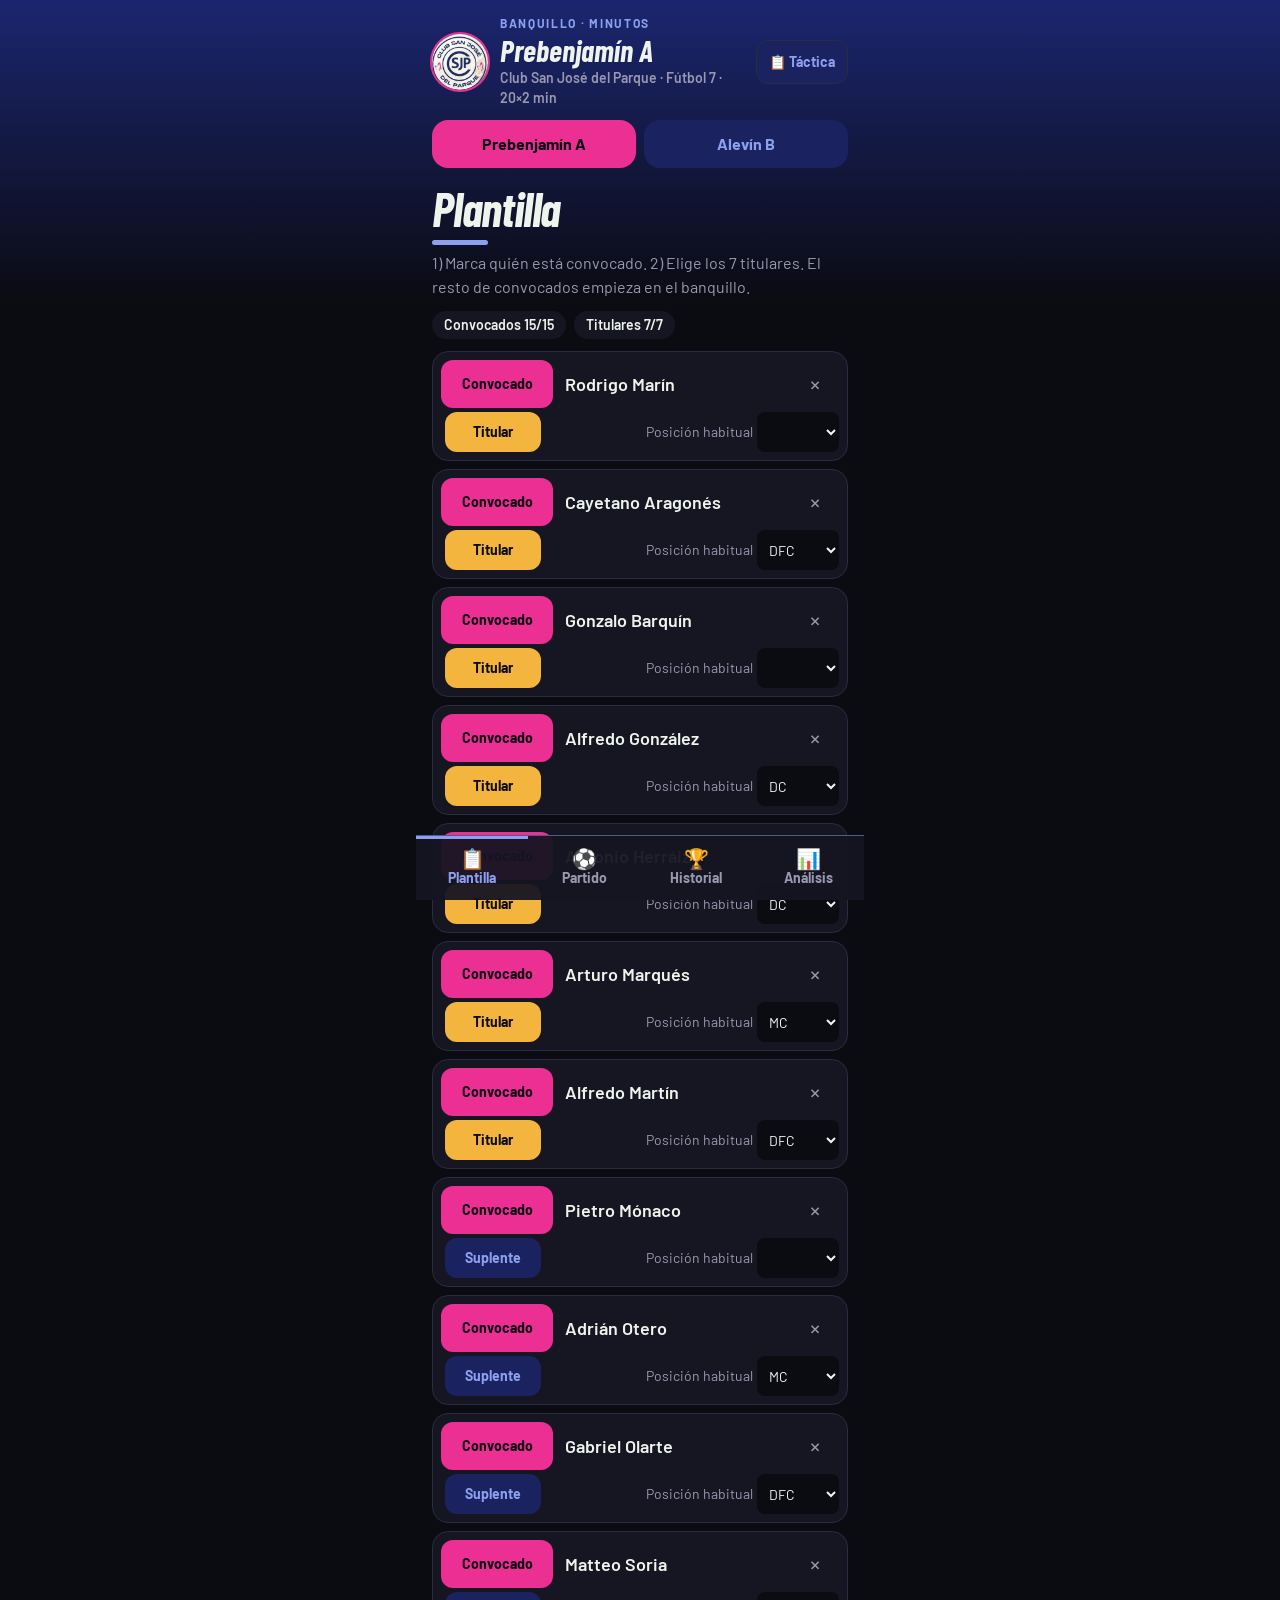
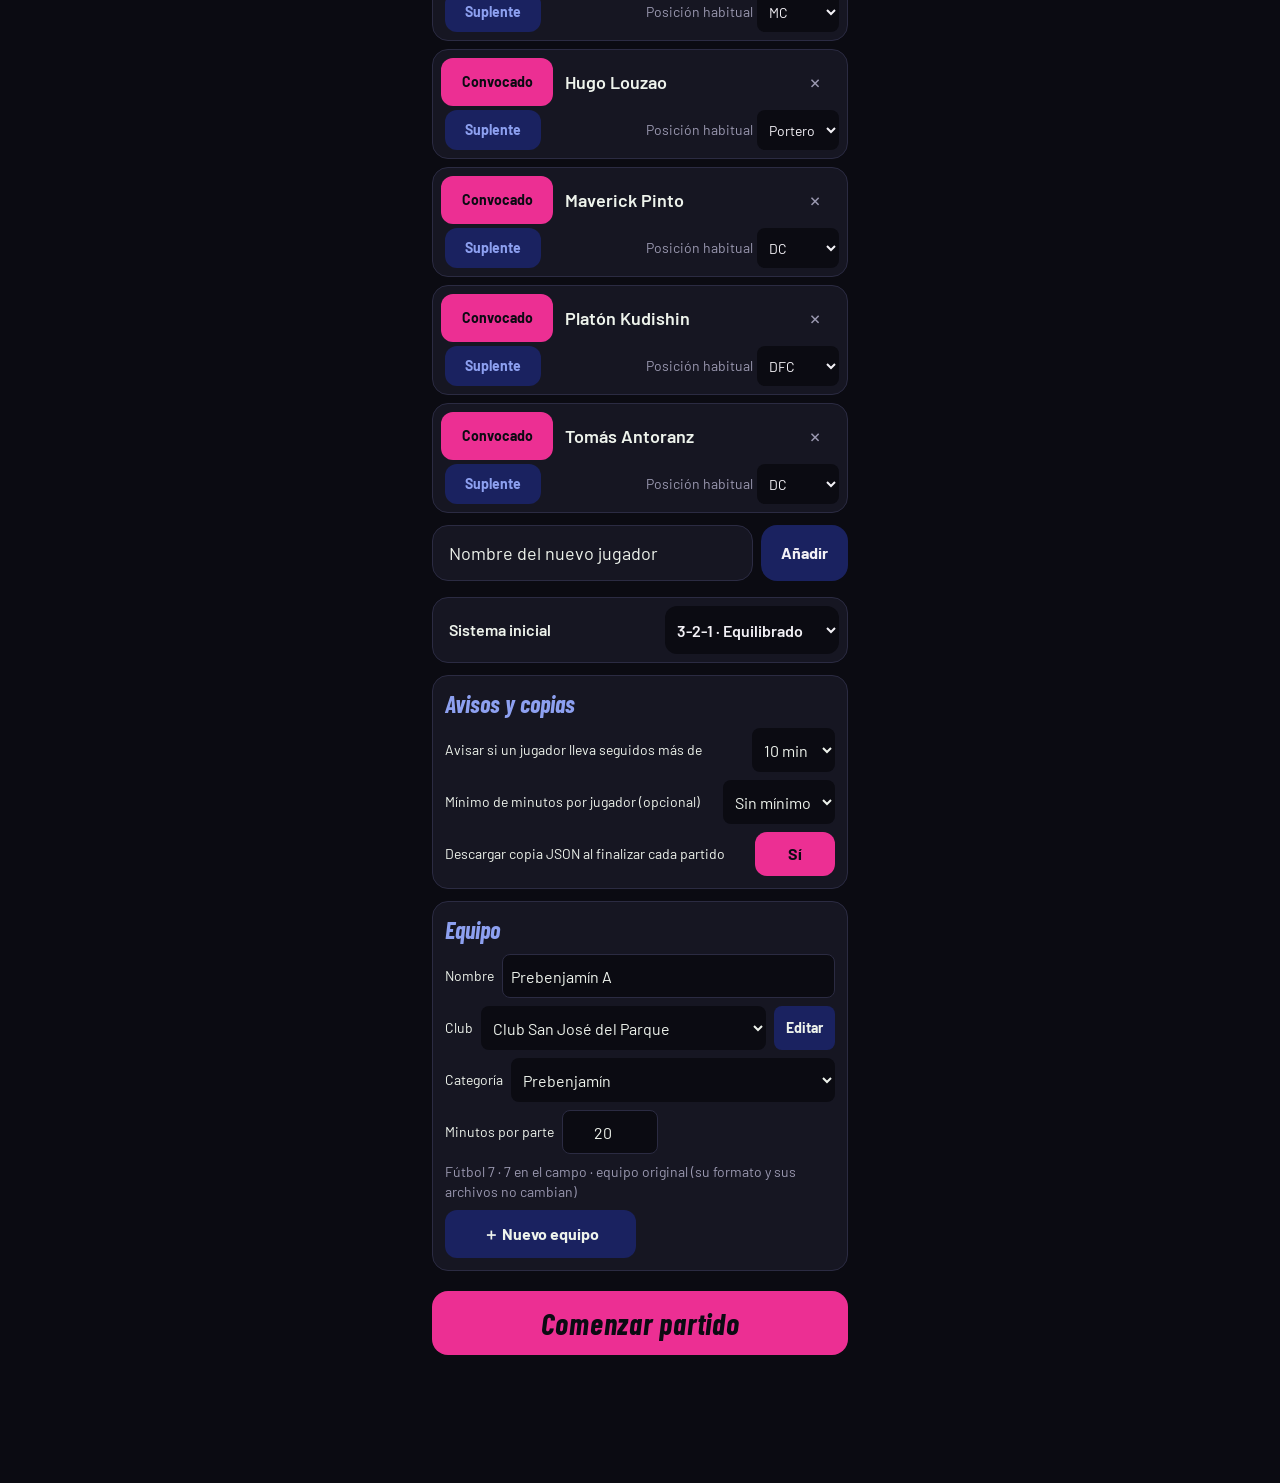
<file: index.html>
<!doctype html>
<html lang="es">
<head>
<meta charset="utf-8">
<meta name="viewport" content="width=device-width,initial-scale=1,viewport-fit=cover">
<title>Banquillo · Minutos</title>
<meta name="theme-color" content="#0b0b12">
<meta name="apple-mobile-web-app-capable" content="yes">
<meta name="mobile-web-app-capable" content="yes">
<meta name="apple-mobile-web-app-status-bar-style" content="black-translucent">
<meta name="apple-mobile-web-app-title" content="Banquillo">
<link rel="manifest" href="manifest.webmanifest">
<link rel="icon" type="image/svg+xml" href="icon.svg"><link rel="icon" type="image/png" href="icon-192.png">
<link rel="apple-touch-icon" href="icon-180.png">
<link rel="preconnect" href="https://fonts.googleapis.com"><link rel="preconnect" href="https://fonts.gstatic.com" crossorigin>
<link href="https://fonts.googleapis.com/css2?family=Barlow+Condensed:ital,wght@1,700&family=Barlow:wght@500;600;700&display=swap" rel="stylesheet">
<link rel="stylesheet" href="styles.css?v=clubes1">
</head>
<body class="bg-ink text-chalk font-sans">
<main id="app" class="max-w-md mx-auto px-4 pt-4 pb-32"></main>
<nav id="nav" class="fixed bottom-0 inset-x-0 z-30 bg-panel/95 border-t border-line grid grid-cols-4 max-w-md mx-auto" style="padding-bottom:env(safe-area-inset-bottom)"></nav>
<div id="toast" class="fixed left-1/2 -translate-x-1/2 bottom-28 z-50 bg-chalk text-ink font-bold px-4 py-2 rounded-full pointer-events-none text-center max-w-[90%]" style="opacity:0;transition:opacity .2s"></div>
<input id="imp" type="file" accept=".json,application/json" class="hidden">
<script src="app.js?v=clubes1"></script>
</body>
</html>
</file>
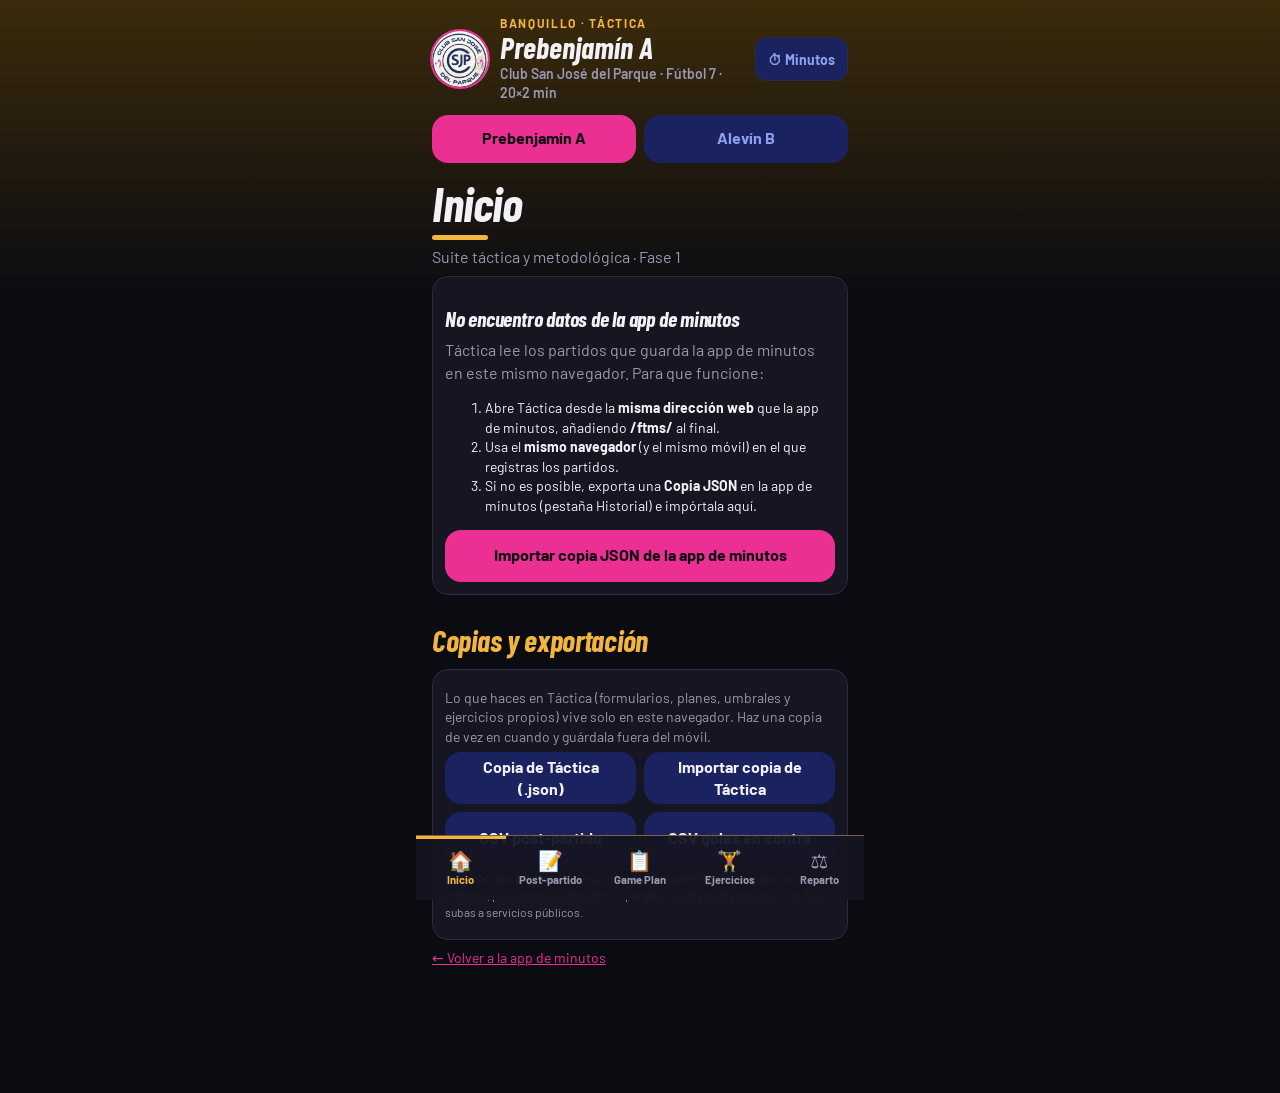
<file: ftms/index.html>
<!doctype html>
<html lang="es">
<head>
<meta charset="utf-8">
<meta name="viewport" content="width=device-width,initial-scale=1,viewport-fit=cover">
<title>Banquillo · Táctica</title>
<meta name="theme-color" content="#0b0b12">
<meta name="apple-mobile-web-app-capable" content="yes">
<meta name="mobile-web-app-capable" content="yes">
<meta name="apple-mobile-web-app-status-bar-style" content="black-translucent">
<meta name="apple-mobile-web-app-title" content="Banquillo">
<link rel="manifest" href="../manifest.webmanifest">
<link rel="preconnect" href="https://fonts.googleapis.com"><link rel="preconnect" href="https://fonts.gstatic.com" crossorigin>
<link href="https://fonts.googleapis.com/css2?family=Barlow+Condensed:ital,wght@1,700&family=Barlow:wght@500;600;700&display=swap" rel="stylesheet">
<link rel="icon" type="image/svg+xml" href="../icon.svg"><link rel="icon" type="image/png" href="../icon-192.png">
<link rel="apple-touch-icon" href="../icon-180.png">
<script>
/* /ftms -> /ftms/ : sin la barra final, las rutas relativas (sw.js, ../) apuntarían a la raíz */
(function(){var p=location.pathname;if(!/\/$/.test(p)&&!/\.html?$/.test(p))location.replace(p+'/'+location.search+location.hash)})();
</script>
<style>
/* Identidad compartida con la app de minutos (mismos colores, fuentes y piezas) */
:root{--ink:#0b0b12;--panel:#161622;--line:#2b2b42;--chalk:#f3f1f6;--mute:#9a98b0;--turf:#ec2f93;--bench:#1a2260;--benchl:#8da0f0;--blue2:#3a4fb8;--amber:#f4b53f;--red:#f25c5c;--green:#3ddc97;--blue:#5aa9ff;--disp:"Barlow Condensed","Arial Narrow",Impact,sans-serif}
/* color por sección: igual que en la app de minutos */
body{--acc:#8da0f0;--top:#1b2670}
body[data-sec=setup],body[data-sec=carga]{--acc:#8da0f0;--top:#1b2670}
body[data-sec=match],body[data-sec=plan]{--acc:#ec2f93;--top:#4a1442}
body[data-sec=hist],body[data-sec=inicio]{--acc:#f4b53f;--top:#3b2b0b}
body[data-sec=ana],body[data-sec=post]{--acc:#3ddc97;--top:#0e3a2d}
body[data-sec=ejer]{--acc:#ff8a3d;--top:#43200a}
*{box-sizing:border-box;-webkit-tap-highlight-color:transparent}
html,body{margin:0;min-height:100%;overscroll-behavior:none}
body{background:linear-gradient(180deg,var(--top) 0,var(--ink) 300px) var(--ink) no-repeat;color:var(--chalk);font-family:Barlow,"Segoe UI",system-ui,sans-serif;font-size:16px;line-height:1.4;padding-top:env(safe-area-inset-top)}
button,input,select,textarea{font:inherit;color:inherit}
button{cursor:pointer;border:0;background:none}
button:disabled{opacity:.4;cursor:default}
main{max-width:28rem;margin:0 auto;padding:16px 16px 120px}
h1,h2,h3{font-family:var(--disp);font-style:italic;font-weight:700;letter-spacing:-.01em;margin:0}
h1{font-size:3rem;line-height:1}
#app>h1::after{content:"";display:block;width:56px;height:5px;border-radius:5px;background:var(--acc);margin:8px 0 6px}
h2{font-size:1.875rem;margin:24px 0 8px;color:var(--acc)}
h3{font-size:1.35rem;margin:14px 0 6px}
p{margin:6px 0}
.mute{color:var(--mute)}.small{font-size:.875rem}.xs{font-size:.75rem}.b{font-weight:700}
.card{background:var(--panel);border:1px solid var(--line);border-radius:16px;padding:12px;margin:8px 0}
.row{display:flex;align-items:center;gap:8px}
.anibar{display:flex;gap:8px;margin-top:10px}.anibar .btn{min-height:46px;padding:0 12px}.anidots{display:flex;gap:5px;justify-content:center;margin:10px 0 4px}.anidots i{width:22px;height:5px;border-radius:5px;background:var(--line)}.anidots i.on{background:var(--acc)}.anidots i.cur{background:var(--chalk)}.anicap{text-align:center;font-weight:600;min-height:2.6em;margin:4px 0}.wrap{flex-wrap:wrap}.grow{flex:1;min-width:0}
.grid2{display:grid;grid-template-columns:1fr 1fr;gap:8px}
.btn{min-height:52px;border-radius:16px;padding:0 14px;background:var(--bench);font-weight:700}
.btn.pri{background:var(--turf);color:var(--ink)}
.btn.ok{background:var(--green);color:var(--ink)}
.btn.w{width:100%}
.chip{min-height:44px;padding:0 14px;border-radius:999px;background:var(--bench);border:2px solid var(--blue2);font-weight:700;font-size:.9rem;color:var(--chalk)}
.chip.on{background:var(--amber);border-color:var(--amber);color:var(--ink)}
.inp{width:100%;min-height:48px;border-radius:12px;background:var(--ink);border:1px solid var(--line);padding:0 12px;color:var(--chalk);font-size:1rem}
.inp:focus{outline:none;border-color:var(--turf)}
textarea.inp{padding:10px 12px;min-height:80px;resize:vertical}
label.f{display:block;color:var(--mute);font-size:.875rem;margin-top:8px}
label.f>.inp{margin-top:4px}
.tag{display:inline-block;padding:2px 10px;border-radius:999px;font-size:.78rem;font-weight:700}
.t-ok{background:var(--green);color:var(--ink)}.t-pend{background:var(--amber);color:var(--ink)}.t-mute{background:var(--bench);color:var(--benchl)}
.res{display:inline-block;min-width:58px;text-align:center;padding:3px 10px;border-radius:999px;font-weight:700;color:var(--ink)}
.res.G{background:var(--turf)}.res.E{background:var(--amber)}.res.P{background:var(--red)}
.dot{display:inline-block;width:12px;height:12px;border-radius:50%;flex:none}
.d-rojo{background:var(--red)}.d-ambar{background:var(--amber)}.d-verde{background:var(--green)}.d-bajo{background:var(--blue)}.d-portero{background:var(--mute)}.d-nd{background:var(--line)}
.bar{height:6px;border-radius:6px;background:var(--ink);overflow:hidden;margin-top:6px}.bar>i{display:block;height:100%}
.item{border-left:4px solid var(--line);padding:10px 12px;background:var(--panel);border-radius:12px;margin:8px 0}
.item.f{border-color:var(--green)}.item.m{border-color:var(--amber)}.item.s{border-color:var(--benchl)}
.item .q{color:var(--mute);font-size:.85rem;margin-top:4px}
.item .t{font-size:.9rem;margin-top:6px}
/* cabecera idéntica a la de la app de minutos */
header.top{display:flex;align-items:center;gap:12px;margin-bottom:12px}
header.top img{width:56px;height:56px;border-radius:50%;flex:none;box-shadow:0 0 0 2px var(--turf)}
.app-kicker{font:700 12px Barlow,sans-serif;letter-spacing:.14em;text-transform:uppercase;color:var(--acc);margin-bottom:2px}
.team-t{font-family:var(--disp);font-style:italic;font-weight:700;font-size:1.875rem;line-height:1.05}
.hbtn{flex:none;margin-left:auto;display:flex;align-items:center;gap:4px;height:44px;padding:0 12px;border-radius:12px;background:var(--bench);border:1px solid var(--line);color:var(--benchl);font-weight:700;font-size:.875rem;text-decoration:none}
.teams{display:grid;grid-template-columns:repeat(auto-fit,minmax(140px,1fr));gap:8px;margin-bottom:16px}
.teams button{min-height:48px;border-radius:16px;font-weight:700;background:var(--bench);color:var(--benchl)}
.teams button.on{background:var(--turf);color:var(--ink)}
.clubhd{display:flex;align-items:center;gap:8px;margin:10px 2px 6px;font:700 12px Barlow,sans-serif;letter-spacing:.1em;text-transform:uppercase;color:var(--mute)}
.clubhd img{width:22px;height:22px;border-radius:50%;object-fit:cover}
.clubhd+.teams{margin-bottom:6px}
header.top img{object-fit:cover}
.offpill{margin:-4px 0 10px;padding:8px 12px;border-radius:12px;background:#3b2b0b;color:#f4b53f;font-weight:700;font-size:14px;text-align:center}
nav{position:fixed;bottom:0;left:0;right:0;z-index:30;background:rgba(22,22,34,.95);border-top:1px solid color-mix(in srgb,var(--acc) 40%,var(--line));display:grid;grid-template-columns:repeat(5,1fr);max-width:28rem;margin:0 auto;padding-bottom:env(safe-area-inset-bottom)}
nav button{min-height:64px;font-weight:700;font-size:.7rem;color:var(--mute);padding:0 2px}
nav button span{display:block;font-size:1.25rem;line-height:1.2}
nav button.on{color:var(--acc);box-shadow:inset 0 3px 0 var(--acc)}
#toast{position:fixed;left:50%;transform:translateX(-50%);bottom:112px;z-index:60;background:var(--chalk);color:var(--ink);font-weight:700;padding:8px 16px;border-radius:999px;max-width:90%;text-align:center;opacity:0;transition:opacity .2s;pointer-events:none}
/* campo y camisetas: los mismos que en la app de minutos */
.pitch{position:relative;border-radius:28px;padding:22px 4px 16px;overflow:hidden;background:repeating-linear-gradient(180deg,#1e8f4d 0 46px,#198044 46px 92px);box-shadow:inset 0 0 0 3px rgba(238,243,236,.55),0 10px 30px rgba(34,163,90,.18)}
.pitch::before{content:"";position:absolute;left:50%;top:-46px;width:92px;height:92px;margin-left:-46px;border:3px solid rgba(238,243,236,.45);border-radius:50%}
.pitch::after{content:"";position:absolute;left:24%;right:24%;bottom:0;height:70px;border:3px solid rgba(238,243,236,.45);border-bottom:0}
.prow{position:relative;z-index:1;display:flex;justify-content:space-around;margin-bottom:18px}
.prow:last-child{margin:0}
.pl{display:flex;flex-direction:column;align-items:center;width:31%;max-width:108px;min-width:0}
.pitch.f11 .prow{margin-bottom:10px}.pitch.f11 .jersey{width:40px;height:40px;font-size:21px;border-radius:12px 12px 16px 16px}.pitch.f11 .pl .nm{font-size:12px;padding:1px 6px}.pitch.f11 .pl .ps{font-size:12px}
.jersey{display:grid;place-items:center;flex:none;width:54px;height:54px;border-radius:16px 16px 22px 22px;font:italic 700 28px var(--disp);color:#fff;box-shadow:0 4px 0 rgba(0,0,0,.28)}
.jersey.red{background:linear-gradient(90deg,#ec2f93 0 17%,#14141c 17% 83%,#ec2f93 83%);color:#ff4fae;box-shadow:inset 0 5px 0 #ec2f93,0 4px 0 rgba(0,0,0,.3)}
.jersey.amb{background:var(--amber);color:var(--ink)}
.pl .nm{margin-top:5px;max-width:100%;padding:1px 9px;border-radius:99px;background:rgba(12,20,17,.82);font-weight:700;font-size:14px;white-space:nowrap;overflow:hidden;text-overflow:ellipsis}
.pl .ps{font:italic 700 14px var(--disp);text-shadow:0 1px 3px #000;margin-top:2px}
.over{position:fixed;inset:0;z-index:50;overflow:auto;background:linear-gradient(180deg,#4a1442 0,var(--ink) 300px) var(--ink) no-repeat;padding-top:env(safe-area-inset-top)}
.over main{padding-bottom:40px}
.big{font-size:1.25rem;font-weight:700}
.cons{counter-reset:c;list-style:none;padding:0;margin:0}
.cons li{counter-increment:c;display:flex;gap:10px;align-items:flex-start;font-size:1.25rem;font-weight:700;margin:10px 0}
.cons li::before{content:counter(c);flex:none;width:36px;height:36px;border-radius:12px;background:var(--turf);color:var(--ink);display:grid;place-items:center;font:italic 700 1.3rem var(--disp)}
table{width:100%;border-collapse:collapse;font-size:.88rem}
td,th{padding:6px 4px;border-top:1px solid var(--line);text-align:center}
th{color:var(--mute);font-weight:600;border-top:0}
td:first-child,th:first-child{text-align:left}
.num{font-variant-numeric:tabular-nums}
details>summary{cursor:pointer;font-weight:700}
.ficha table td:first-child{color:var(--mute);width:96px;vertical-align:top}.ficha td{text-align:left}
a{color:var(--turf)}
/* ejercicios */
.hscroll{display:flex;gap:8px;overflow-x:auto;padding-bottom:4px;scrollbar-width:none;-webkit-overflow-scrolling:touch}.hscroll::-webkit-scrollbar{display:none}.hscroll .chip{flex:none}
.ej{display:flex;gap:12px;align-items:center;width:100%;text-align:left}
.thumb{width:84px;height:84px;flex:none;border-radius:14px;display:block}
.pitchsvg{width:100%;height:auto;border-radius:22px;display:block;box-shadow:inset 0 0 0 3px rgba(238,243,236,.4)}
.nodg{display:grid;place-items:center;background:var(--bench);color:var(--benchl);font-weight:700}.pitchsvg.nodg{aspect-ratio:1/1}
.lvl{display:inline-block;padding:3px 10px;border-radius:8px;font-size:.75rem;font-weight:700;letter-spacing:.06em;text-transform:uppercase;color:var(--ink)}
.l1{background:#2fbfae}.l2{background:var(--amber)}.l3{background:var(--turf)}
.chev{color:var(--acc);font-size:1.8rem;font-weight:700;flex:none}
.lst{margin:4px 0 0;padding-left:18px}.lst li{margin:3px 0}.lst li::marker{color:var(--acc)}
.ico{flex:none;width:38px;height:38px;border-radius:10px;background:var(--bench);display:grid;place-items:center;font-size:1.1rem}
.ttl{font-family:var(--disp);font-style:italic;font-weight:700;font-size:1.25rem;text-transform:uppercase;letter-spacing:.02em}
.tmv{font:italic 700 2.4rem var(--disp)}
.legend{display:flex;flex-wrap:wrap;gap:6px 12px;font-size:.75rem;color:var(--mute);margin:8px 2px 4px}.lg{display:inline-block;width:10px;height:10px;border-radius:50%;margin-right:4px;vertical-align:-1px}
.chk{display:flex;align-items:center;gap:6px;min-height:44px;margin-right:14px;font-weight:600}.chk input{width:20px;height:20px;accent-color:var(--turf)}
@media (prefers-reduced-motion:reduce){*{transition:none!important}}
</style>
</head>
<body>
<main id="app"></main>
<nav id="nav"></nav>
<div id="toast"></div>
<div id="over"></div>
<input id="impMin" type="file" accept=".json,application/json" hidden>
<input id="impFt" type="file" accept=".json,application/json" hidden>
<script>
'use strict';
/* ==========================================================
   Banquillo · Táctica (FTMS · Football Tactical & Methodological Suite)
   Varios clubes y equipos; fútbol 7 y fútbol 11
   - LEE (nunca escribe) los datos de la app de minutos: localStorage 'f7minutos.club.v2'
   - Guarda lo suyo en 'ftms.v1'
   ========================================================== */
const SRC_KEY='f7minutos.club.v2',KEY='ftms.v1',VER=1;
/* Equipos: los dos originales + los creados en la app de minutos (se leen de sus datos: cfgTeams) */
const BASE_TEAMS={pre:{name:'Prebenjamín A',half:20,cat:'pre',fmt:'F7',n:7},ale:{name:'Alevín B',half:25,cat:'ale',fmt:'F7',n:7}};
const FMT_N={F7:7,F11:11},FMT_DEF={F7:'3-2-1',F11:'4-3-3'},FMT_LBL={F7:'Fútbol 7',F11:'Fútbol 11'};
let TEAMS=Object.assign({},BASE_TEAMS),CLUBS={sjp:{name:'Club San José del Parque',crest:''}};
/* clubs: los define la app de minutos (nombre + escudo); aquí solo se leen */
const clubImg=cid=>{const c=CLUBS[cid];return c&&c.crest?c.crest:(cid==='sjp'?'../crest.jpg':'../icon.svg')},clubName=cid=>(CLUBS[cid]||{}).name||'';
/* grupo metodológico de cada categoría: reglas del informe (pre | ale) y filtro de ejercicios (pre | ale | inf) */
const catRule=c=>['pre','ben'].includes(c)?'pre':'ale',catEx=c=>['pre','ben'].includes(c)?'pre':(c==='ale'?'ale':'inf');
const CATS={
 ben:{n:'Benjamín',foco:'Como en Prebenjamín, con algo más de juego: 35 % coordinación, 50 % técnico-táctico y 15 % juego. Un objetivo por sesión.'},
 inf:{n:'Infantil en adelante',foco:'Fútbol 11 y edades mayores: la parte táctica, física y de planificación se ampliará en la actualización de fútbol 11.'},
 pre:{n:'Prebenjamín',foco:'Formar antes que ganar. Reparto orientativo del entrenamiento: 40 % coordinación, 50 % técnico-táctico y 10 % juego. Prioridad: pase, control y conducción. Un objetivo por sesión, explicaciones muy breves y por imitación.'},
 ale:{n:'Alevín',foco:'Reparto orientativo: 25 % coordinación, 50 % técnico-táctico y 25 % juego. Ganan peso el regate, el remate, la protección y las acciones defensivas. Uno o dos objetivos por sesión; empezar a explicar el porqué.'}};

/* ---- Sistemas de fútbol 7 (los mismos 8 de la app de minutos). formato:'F7' deja sitio para añadir F11 ---- */
const SIS={
 '3-2-1':{fmt:'F7',car:'Equilibrado',idea:'Tres defensas y dos medios: siempre hay apoyos por detrás del balón.',fu:['Vigilancia tras pérdida con 3 por detrás','Salida de balón con varias opciones'],de:['Poca gente en el área rival','El delantero se queda solo si los medios no llegan']},
 '3-1-2':{fmt:'F7',car:'Equilibrado',idea:'Tres atrás, un medio y dos puntas.',fu:['Dos delanteros para presionar la salida rival','Línea de 3 sólida'],de:['Un solo medio: el carril central se abre tras pérdida','Distancias largas entre defensa y ataque']},
 '2-2-2':{fmt:'F7',car:'Ofensivo',idea:'Bloques de dos en cada línea.',fu:['Muchos jugadores cerca del área rival','Parejas fáciles de entender'],de:['Solo 2 defensas: sufre en contraataques','Bandas defensivas descubiertas']},
 '2-3-1':{fmt:'F7',car:'Muy ofensivo',idea:'Línea de tres medios por delante de dos defensas.',fu:['Dominio del centro del campo','Muchas líneas de pase'],de:['Espalda de los medios muy expuesta','Exige mucho esfuerzo de vuelta']},
 '1-3-2':{fmt:'F7',car:'Ofensivo',idea:'Un solo defensa, tres medios y dos puntas.',fu:['Mucha gente para atacar y presionar'],de:['Un defensa para todo: cualquier pérdida es peligrosa']},
 '4-1-1':{fmt:'F7',car:'Defensivo',idea:'Cuatro defensas, un medio y un punta.',fu:['Área propia muy protegida','Defiende bien centros y bandas'],de:['Cuesta llegar arriba','El punta y el medio quedan aislados']},
 '2-1-3':{fmt:'F7',car:'Muy ofensivo',idea:'Tres delanteros por delante de un medio.',fu:['Presión alta con tres jugadores','Mucha presencia en área rival'],de:['Muy expuesto en transición defensiva','Un solo medio para cerrar el centro']},
 '3-3-0':{fmt:'F7',car:'Defensivo',idea:'Sin delantero fijo: tres atrás y tres medios.',fu:['Superioridad en el centro','Difícil de superar por dentro'],de:['Nadie fija a los defensas rivales','Pocos tiros']}};
Object.assign(SIS,{
 '4-4-2':{fmt:'F11',car:'Equilibrado',idea:'Dos líneas de cuatro y dos puntas.',fu:['Ocupación equilibrada del campo','Dos delanteros para presionar y finalizar'],de:['Inferioridad en el centro ante tres medios']},
 '4-3-3':{fmt:'F11',car:'Ofensivo',idea:'Tres medios y tres delanteros con extremos abiertos.',fu:['Amplitud con los extremos','Presión alta con tres arriba'],de:['Espalda de los laterales si suben a la vez']},
 '4-2-3-1':{fmt:'F11',car:'Equilibrado',idea:'Doble pivote, línea de tres mediapuntas y un punta.',fu:['Vigilancia tras pérdida con el doble pivote','Muchas líneas de pase por dentro'],de:['El punta puede quedar aislado']},
 '3-5-2':{fmt:'F11',car:'Equilibrado',idea:'Tres centrales, dos carrileros y dos puntas.',fu:['Superioridad en el centro','Carrileros para dar amplitud'],de:['Exige mucho físico a los carrileros','Espacio a la espalda de los carrileros']},
 '4-1-4-1':{fmt:'F11',car:'Defensivo',idea:'Un mediocentro defensivo por delante de la defensa.',fu:['Bloque compacto entre líneas','Protege bien el centro'],de:['Poca presencia en el área rival']},
 '5-3-2':{fmt:'F11',car:'Defensivo',idea:'Línea de cinco con carrileros y dos puntas.',fu:['Área muy protegida','Salida rápida con dos delanteros'],de:['Cuesta tener el balón y llegar arriba']},
 '3-4-3':{fmt:'F11',car:'Muy ofensivo',idea:'Tres centrales, cuatro medios y tres delanteros.',fu:['Mucha gente en ataque','Presión alta'],de:['Bandas defensivas expuestas']},
 '4-4-1-1':{fmt:'F11',car:'Equilibrado',idea:'Un segundo punta conecta el medio con el delantero.',fu:['Enlace entre líneas','Bloque defensivo de dos líneas de cuatro'],de:['Depende mucho del segundo punta']}});
const DL={1:['DFC'],2:['DFC','DFC'],3:['LI','DFC','LD'],4:['LI','DFC','DFC','LD']},ML={0:[],1:['MC'],2:['MC','MC'],3:['MI','MC','MD']},FL={0:[],1:['DC'],2:['EI','ED'],3:['EI','DC','ED']};
const D11={3:['DFC','DFC','DFC'],4:['LI','DFC','DFC','LD'],5:['CAI','DFC','DFC','DFC','CAD']},M11={3:['MC','MCD','MC'],4:['MI','MC','MC','MD'],5:['CAI','MC','MCD','MC','CAD']},
 M11a={1:['MCD'],2:['MCD','MCD'],4:['MI','MC','MC','MD']},M11b={1:['MCO'],3:['EI','MCO','ED'],4:['MI','MC','MC','MD']},F11L={1:['DC'],2:['DC','DC'],3:['EI','DC','ED']};
Object.keys(SIS).forEach(k=>{const S=SIS[k],L=k.split('-').map(Number);S.fmt=S.fmt||'F7';
 S.lab=S.fmt==='F7'?['Portero',...DL[L[0]],...ML[L[1]],...FL[L[2]]]:['Portero',...D11[L[0]],...(L.length===3?M11[L[1]]:[...M11a[L[1]],...M11b[L[2]]]),...F11L[L[L.length-1]]];
 let st=1;const rows=L.map(c=>{const r=Array.from({length:c},(_,i)=>st+i);st+=c;return r});S.rows=[...rows.reverse(),[0]].filter(x=>x.length);
 S.d=L[0];S.m=L.length===3?L[1]:L[1]+L[2];S.f=L[L.length-1]});
const sisDe=fmt=>Object.keys(SIS).filter(k=>SIS[k].fmt===fmt);
const OFENS=k=>SIS[k]&&/fensivo/.test(SIS[k].car)&&SIS[k].car!=='Defensivo';

/* ---- opciones del formulario post-partido ---- */
const ZONAS=['Izquierda','Centro','Derecha'];
const PERD=['Salida','Medio','Ataque','Sin pérdida'];
const RANG=['0','1-2','3-5','6+'];
const PRES=['Baja','Media','Alta'];
const RAT=[['salida','Salida de balón','salida'],['ptp','Reacción tras pérdida','transicion'],['repliegue','Ayudas y repliegue','repliegue'],['espacios','Crear y ocupar espacios','espacios'],['final','Finalización','finalizacion'],['actitud','Actitud y comunicación','actitud']];

/* ---- utilidades ---- */
const $=s=>document.querySelector(s);
const esc=s=>String(s==null?'':s).replace(/[&<>"']/g,c=>({'&':'&amp;','<':'&lt;','>':'&gt;','"':'&quot;',"'":'&#39;'}[c]));
const pctS=(a,b)=>b?Math.round(a/b*100)+'%':'—';
const fdate=d=>{try{return new Date(d).toLocaleDateString('es-ES')}catch(e){return''}};
const ymd=d=>{try{return new Date(d).toLocaleDateString('sv-SE')}catch(e){return''}};
const C=(cat,pre,ale)=>cat==='pre'?pre:ale;
function toast(t){const e=$('#toast');e.textContent=t;e.style.opacity=1;clearTimeout(toast.t);toast.t=setTimeout(()=>e.style.opacity=0,2600)}
function dl(name,text,type){const a=document.createElement('a');a.href=URL.createObjectURL(new Blob([text],{type}));a.download=name;document.body.appendChild(a);a.click();setTimeout(()=>{URL.revokeObjectURL(a.href);a.remove()},1500)}

/* ---- estado propio ---- */
function loadState(){
 let s=null;try{s=JSON.parse(localStorage.getItem(KEY))}catch(e){}
 if(!s||s.ver!==VER)s={ver:VER};
 s.team=TEAMS[s.team]?s.team:'pre';s.tab=['inicio','post','plan','ejer','carga'].includes(s.tab)?s.tab:'inicio';
 s.ejer=Object.assign({fav:[],custom:[]},s.ejer||{});
 s.post=s.post||{};s.plans=s.plans||{};s.imported=s.imported||null;
 s.cfg=Object.assign({win:3,red:85,amber:70,low:35},s.cfg||{});
 return s;
}
let ST=loadState(),SEL=null,OVER=null;
function save(){try{const o=Object.assign({},ST);localStorage.setItem(KEY,JSON.stringify(o))}catch(e){toast('⚠ No se pudo guardar: almacenamiento lleno. Exporta una copia de Táctica.')}}

/* ==========================================================
   CONECTOR (solo lectura)
   ========================================================== */
function readSrc(){
 try{const raw=localStorage.getItem(SRC_KEY);if(raw){const a=JSON.parse(raw);if(a&&a.teams)return{all:a,origen:'directo'}}}catch(e){}
 if(ST.imported&&ST.imported.all&&ST.imported.all.teams)return{all:ST.imported.all,origen:'importado'};
 return{all:null,origen:null};
}
function normG(g,i){
 const acts=Array.isArray(g.acts)?g.acts:(g.shots||[]).map(s=>({k:'tiro',lado:s.lado,res:s.res,part:s.part,min:s.min,add:s.add||0,t:s.t||0}));
 return{id:String(g.id),n:i+1,date:g.date,rival:g.rival||'',jornada:g.jornada||'',comp:g.comp||'',loc:g.loc||'',total:+g.total||0,half:+g.half||0,gf:g.gf,gc:g.gc,sis:g.sis||'',
  sg:Array.isArray(g.sg)?g.sg:[],players:(g.players||[]).map(x=>({id:String(x.id),name:String(x.name||''),pos:String(x.pos||''),ms:+x.ms||0,titular:!!x.titular})),acts};
}
function syncTeams(){
 const {all}=readSrc(),cfg=(all&&all.cfgTeams)||{},T={};
 Object.keys(BASE_TEAMS).forEach(id=>{const o=cfg[id]||{};T[id]=Object.assign({},BASE_TEAMS[id],{name:o.name||BASE_TEAMS[id].name,half:o.half||BASE_TEAMS[id].half,cat:o.cat||BASE_TEAMS[id].cat,club:o.club||'sjp'})});
 Object.keys(cfg).forEach(id=>{const c=cfg[id];if(!T[id]&&c&&c.fmt)T[id]={name:c.name||id,half:c.half||25,cat:c.cat||'ale',fmt:c.fmt,n:FMT_N[c.fmt]||7,club:c.club||'sjp'}});
 CLUBS=(all&&all.clubs&&Object.keys(all.clubs).length)?all.clubs:{sjp:{name:'Club San José del Parque',crest:''}};
 const c0=Object.keys(CLUBS)[0];Object.values(T).forEach(t=>{if(!CLUBS[t.club])t.club=c0});
 TEAMS=T;if(!TEAMS[ST.team])ST.team='pre';
}
function team(id){
 const {all,origen}=readSrc();if(!all||!all.teams[id])return null;const t=all.teams[id];
 if(!TEAMS[id])return null;
 return{id,origen,cat:catRule(TEAMS[id].cat),catRaw:TEAMS[id].cat,fmt:TEAMS[id].fmt||'F7',n:TEAMS[id].n||7,half:TEAMS[id].half,enJuego:!!t.match,
  players:(t.players||[]).map(p=>({id:String(p.id),name:String(p.name||''),pos:String(p.pos||''),conv:p.conv!==false})),
  history:(t.history||[]).map(normG)};
}
function nameOf(T,id){const p=T.players.find(p=>p.id===id);if(p)return p.name;for(const g of T.history){const x=g.players.find(q=>q.id===id);if(x)return x.name}return'?'}
function short(T,id){
 if(!id)return'';const n=nameOf(T,id).trim(),[f,...r]=n.split(/\s+/);
 const dup=T.players.filter(p=>p.name.trim().split(/\s+/)[0]===f).length>1;
 return dup&&r.length?f+' '+r[0][0]+'.':f;
}
const pkey=(T,g)=>T.id+':'+g.id;
const formOf=(T,g)=>ST.post[pkey(T,g)];
const gkey=a=>String(a.t!=null?a.t:(a.part+'-'+a.min+'-'+(a.add||0)));

/* ==========================================================
   SEÑALES DE UN PARTIDO
   ========================================================== */
function sig(T,g){
 const A=g.acts,c=f=>A.filter(f).length,isG=l=>a=>a.k==='tiro'&&a.lado===l&&a.res==='gol';
 const s={};
 s.gf=g.gf!=null?+g.gf:c(isG('favor'));s.gc=g.gc!=null?+g.gc:c(isG('contra'));
 s.tpf=c(a=>a.k==='tiro'&&a.lado==='favor'&&a.res!=='fuera');s.tpc=c(a=>a.k==='tiro'&&a.lado==='contra'&&a.res!=='fuera');
 s.tff=c(a=>a.k==='tiro'&&a.lado==='favor'&&a.res==='fuera');s.tfc=c(a=>a.k==='tiro'&&a.lado==='contra'&&a.res==='fuera');
 s.parp=c(a=>a.k==='tiro'&&a.lado==='contra'&&a.res==='parada');
 s.cf=c(a=>a.k==='corner'&&a.lado==='favor');s.cc=c(a=>a.k==='corner'&&a.lado==='contra');
 s.of=c(a=>a.k==='ocasion'&&a.lado==='favor');s.oc=c(a=>a.k==='ocasion'&&a.lado==='contra');
 s.tiros=s.tpf+s.tff;s.tirosC=s.tpc+s.tfc;
 s.golesC=A.filter(isG('contra')).sort((a,b)=>(a.t||0)-(b.t||0));s.golesF=A.filter(isG('favor'));
 s.causas={};s.golesC.forEach(a=>{const k=a.orig||'Sin anotar';s.causas[k]=(s.causas[k]||0)+1});
 s.origenes={};s.golesF.forEach(a=>{const k=a.orig||'Sin anotar';s.origenes[k]=(s.origenes[k]||0)+1});
 const half=g.half||T.half,late=a=>a.add>0||(a.part===1?a.min>half-5:a.min>2*half-5);
 s.lateC=s.golesC.filter(late).length;s.lateF=s.golesF.filter(late).length;s.half=half;
 const fld=g.players.filter(x=>x.pos!=='Portero').map(x=>x.ms/60000),mean=fld.reduce((a,b)=>a+b,0)/Math.max(1,fld.length);
 s.minMean=mean;s.minSd=Math.sqrt(fld.reduce((a,b)=>a+(b-mean)*(b-mean),0)/Math.max(1,fld.length));
 s.pocos=g.players.filter(x=>x.pos!=='Portero'&&x.ms/60000<mean*0.5);
 const sg=g.sg.slice().sort((a,b)=>b.ms-a.ms);s.sisMain=sg.length?sg[0].f:(g.sis.split(' | ')[0]||'');
 s.res=s.gf>s.gc?'G':s.gf===s.gc?'E':'P';
 return s;
}
/* media de temporada sin el partido indicado */
function base(T,g){
 const H=T.history.filter(x=>x.id!==g.id);if(H.length<2)return null;
 const S=H.map(x=>sig(T,x)),av=k=>S.reduce((a,s)=>a+s[k],0)/S.length;
 return{n:H.length,tiros:av('tiros'),tirosC:av('tirosC'),gf:av('gf'),gc:av('gc'),of:av('of'),oc:av('oc')};
}
/* rendimiento por sistema en la temporada (minutos jugados y goles) */
function sisTemp(T){
 const o={};
 T.history.forEach(g=>{g.sg.forEach(s=>{const x=o[s.f]=o[s.f]||{ms:0,gf:0,gc:0};x.ms+=s.ms});
  g.acts.forEach(a=>{if(a.k==='tiro'&&a.res==='gol'&&a.form){const x=o[a.form]=o[a.form]||{ms:0,gf:0,gc:0};x[a.lado==='favor'?'gf':'gc']++}})});
 return o;
}

/* ==========================================================
   MOTOR DE REGLAS · informe post-partido
   Cada regla devuelve {t:'f'|'m', area, peso, titulo, dato, charla, tarea}
   t:'f' punto fuerte · t:'m' área de mejora. Todo explica el dato que la dispara.
   ========================================================== */
/* Concepto de la formación UEFA C (RFEF) al que pertenece cada área del informe */
const CONCEPTO={salida:'Crear líneas de pase y perfil corporal',transicion:'Ser siempre útil al perder el balón',repliegue:'Ocupación racional del espacio en defensa',defensa:'Cobertura, permuta y triángulo defensivo',espacios:'Crear y ocupar espacios',ataque:'Crear superioridades (1c1, 2c1)',finalizacion:'Remate',abp:'Balón parado',actitud:'Comunicación y concentración',porteria:'Acciones del portero'};
/* Fichas de tarea con los campos de la ficha RFEF: título, estrategia didáctica, objetivo (verbo en infinitivo),
   situación de juego, tiempo, espacio, descripción, normas de provocación y consignas.
   Prebenjamín: pase, control, conducción y 1c1/2c1 en espacios pequeños. Alevín: conceptos grupales. */
const TAREA={
 salida:{pre:{tit:'Salir jugando 2c1',est:'Oleada',obj:'Mejorar el pase y el control para salir desde portería',sit:'Sectorial · jugador',t:"2x6'",esp:'20x15 m',desc:'El portero pasa a uno de dos compañeros; juntos superan a un defensor y conducen hasta la línea contraria.',nor:'El defensor solo puede salir cuando el portero pasa.',con:['Separarse para dar una línea de pase','Controlar mirando hacia delante','Si no hay pase claro, conducir al espacio libre']},
  ale:{tit:'Salida 3+P contra 2',est:'Conservación',obj:'Mejorar la salida de balón creando líneas de pase',sit:'Intersectorial · jugadores',t:"2x8'",esp:'Medio campo de F7',desc:'Portero y tres jugadores salen contra dos presionadores; punto al cruzar conduciendo la línea de medio campo.',nor:'Si recuperan, los presionadores atacan la portería.',con:['Abrirse para dar amplitud','Perfil abierto antes de recibir','Fijar al que presiona y pasar al lado contrario']}},
 transicion:{pre:{tit:'¡Robo!',est:'Partido',obj:'Reaccionar rápido tras perder el balón',sit:'Sectorial · jugadores',t:"2x6'",esp:'25x20 m',desc:'3c3 con miniporterías. Recuperar el balón antes de 5 segundos tras perderlo suma un punto.',nor:'El gol tras una recuperación rápida vale doble.',con:['El más cercano va a por el balón','Los demás se acercan para ayudar']},
  ale:{tit:'Cinco segundos',est:'Conservación',obj:'Mejorar la reacción tras pérdida y la vigilancia',sit:'Intersectorial · jugadores',t:"2x8'",esp:'30x25 m',desc:'4c4 + 2 comodines. Al perder, el equipo tiene 5 segundos para recuperar; si lo logra, suma un punto.',nor:'Al atacar, siempre dos jugadores por detrás del balón.',con:['Presiona el más cercano','Cerrar las líneas de pase cercanas','Los de atrás vigilan al rival libre']}},
 repliegue:{pre:{tit:'Volver a casa',est:'Juego adaptado al fútbol',obj:'Orientarse hacia la propia portería',sit:'—',t:"10'",esp:'20x20 m',desc:'Todos conducen libres. A la señal dejan el balón y corren a su zona de color antes que los demás.',nor:'—',con:['Mirar alrededor antes de salir','Volver por dentro, sin dar vueltas']},
  ale:{tit:'Transición 4c3',est:'Oleada',obj:'Mejorar el repliegue tras pérdida',sit:'Intersectorial · jugadores',t:"2x8'",esp:'Campo de F7',desc:'4 atacan contra 3; si los defensores recuperan, contraatacan y los atacantes deben volver.',nor:'El gol del contraataque vale doble.',con:['Al perder, volver por dentro hacia la portería','Juntarse antes de presionar','Proteger el espacio de la espalda']}},
 abp:{pre:{tit:'Córner en juego',est:'Partido',obj:'Vigilar al rival y al balón en los córneres',sit:'Completa · equipo',t:"2x5'",esp:'Medio campo',desc:'Partido corto en el que cada balón que sale por la línea de fondo es córner; se rotan los lanzadores.',nor:'Cada defensor elige a quién vigila antes del saque.',con:['Ver el balón y al rival a la vez','Estar entre el rival y la portería']},
  ale:{tit:'Roles en córner',est:'Partido',obj:'Organizar la defensa de córner por roles',sit:'Completa · equipo',t:"2x6'",esp:'Medio campo',desc:'Serie de córneres en contra con primer palo, segundo palo, rechace y marcas; tras cada uno se rota de rol.',nor:'Despejar fuera del área da un punto a la defensa.',con:['Cada uno sabe su rol antes del saque','Atacar el balón, no esperarlo','Salir juntos tras el despeje']}},
 finalizacion:{pre:{tit:'Conduce y tira',est:'Oleada',obj:'Mejorar el remate tras conducción',sit:'Individual · jugador',t:"10'",esp:'15x15 m',desc:'Oleadas 1c0 y después 1c1: conducir y tirar a una portería pequeña con portero.',nor:'Solo se tira desde fuera de una zona marcada junto a la portería.',con:['Mirar la portería antes de tirar','Tirar raso con el interior']},
  ale:{tit:'Centro atrás',est:'Oleada',obj:'Mejorar el remate tras centro desde banda',sit:'Sectorial · jugadores',t:"2x7'",esp:'Medio campo',desc:'2c1 por banda que termina en pase atrás; un compañero ataca el primer palo y otro el segundo.',nor:'El gol de primer toque vale doble.',con:['Atacar el primer y el segundo palo','Pase atrás raso','Rematar raso y cruzado']}},
 espacios:{pre:{tit:'Cuatro miniporterías',est:'Partido',obj:'Buscar el espacio libre para atacar',sit:'Sectorial · jugadores',t:"2x6'",esp:'25x25 m',desc:'3c3 con dos miniporterías por equipo, una en cada esquina del fondo.',nor:'—',con:['Levantar la cabeza para ver la portería libre','Separarse del compañero con balón']},
  ale:{tit:'Posesión por carriles',est:'Conservación',obj:'Crear y ocupar espacios con amplitud y profundidad',sit:'Intersectorial · jugadores',t:"2x8'",esp:'35x30 m en tres carriles',desc:'4c4 + 2 comodines en las bandas; punto al llevar el balón de un carril lateral al otro.',nor:'Siempre un jugador en cada carril lateral.',con:['Pisar la banda para dar amplitud','Uno siempre en profundidad','Ofrecer línea de pase al compañero con balón']}},
 actitud:{pre:{tit:'Pide y nombra',est:'Juego adaptado al fútbol',obj:'Mejorar la comunicación entre compañeros',sit:'—',t:"10'",esp:'20x20 m',desc:'Pases libres en grupos; antes de pasar se dice el nombre de quien recibe.',nor:'Un pase sin nombre: el balón pasa al otro grupo.',con:['Mirar al compañero','Decir su nombre en voz alta']},
  ale:{tit:'Partido hablado',est:'Partido',obj:'Mejorar la comunicación en defensa y en ataque',sit:'Completa · equipo',t:"2x10'",esp:'Campo de F7',desc:'El gol solo vale si antes un compañero ha dado una indicación en voz alta ("¡solo!", "¡cambia!").',nor:'—',con:['Avisar al compañero antes de que reciba','Pedir el balón en voz alta']}},
 ataque:{pre:{tit:'Oleadas 1c1',est:'Oleada',obj:'Resolver situaciones de 1c1',sit:'Individual · jugador',t:"12'",esp:'15x15 m',desc:'Atacante contra defensor hacia una portería pequeña; tres turnos por equipo y se cambian los roles.',nor:'El defensor empieza unos pasos atrás para facilitar el ataque.',con:['Cambiar de dirección','Cambiar de ritmo para superar al rival']},
  ale:{tit:'Superioridad 3c2',est:'Oleada',obj:'Crear y resolver superioridades numéricas',sit:'Sectorial · jugadores',t:"2x8'",esp:'Medio campo',desc:'3c2 hacia portería; si los defensores recuperan, cruzan conduciendo la línea de medio campo.',nor:'El gol tras pase al compañero libre vale doble.',con:['Fijar a un defensor antes de pasar','Línea de pase siempre con el poseedor','Atacar con amplitud']}},
 defensa:{pre:{tit:'1c1 en pasillo',est:'Oleada',obj:'Mejorar la entrada en 1c1',sit:'Individual · jugador',t:"10'",esp:'Pasillo de 8x15 m',desc:'El atacante intenta cruzar la línea conduciendo; el defensor intenta robar sin salir del pasillo.',nor:'—',con:['Perfilarse de lado, no de frente','No tirarse al suelo','Esperar el momento para robar']},
  ale:{tit:'Ayudas 3c3',est:'Partido',obj:'Mejorar la cobertura y la permuta',sit:'Sectorial · jugadores',t:"2x8'",esp:'30x20 m',desc:'3c3 con porteros; el gol tras superar a un defensor sin que nadie le cubra vale doble.',nor:'—',con:['Estar siempre en disposición de ayudar','Si superan al compañero, salir a cubrir','Si me superan, volver al hueco libre (permuta)']}},
 porteria:{pre:{tit:'Blocajes',est:'Circuito',obj:'Mejorar el blocaje y la caída',sit:'Individual · jugador',t:"10'",esp:'Área de portería',desc:'Lanzamientos suaves con la mano a distintas alturas; el portero bloca y se levanta rápido.',nor:'—',con:['Manos delante del cuerpo','Caer de lado, no de espaldas']},
  ale:{tit:'Parar y salir',est:'Oleada',obj:'Mejorar la parada y el saque rápido',sit:'Sectorial · jugadores',t:"2x6'",esp:'Medio campo',desc:'Tiro a portería; tras la parada, el portero saca rápido con la mano a un compañero que se desmarca.',nor:'Sacar en menos de 5 segundos suma un punto.',con:['Colocarse antes del tiro','Blocar o desviar fuera','Sacar al compañero libre']}}};
const fichaTxt=f=>f?`${f.tit} (${f.est}) · Objetivo: ${f.obj} · ${f.sit} · ${f.t} · ${f.esp}. ${f.desc}${f.nor&&f.nor!=='—'?' Norma: '+f.nor:''} Consignas: ${f.con.join('; ')}.`:'';
/* límites por categoría (UEFA C): iniciación 1 objetivo por sesión; benjamín y alevín, 1 o 2 */
const MAXM={pre:1,ale:2};
function rules(T,g,F){
 const s=sig(T,g),b=base(T,g),cat=T.cat,R=[],add=(o)=>{o.ficha=TAREA[o.area]?TAREA[o.area][cat]:null;o.concepto=CONCEPTO[o.area]||'';R.push(o)};
 const tp=s.causas['Pérdida de balón']||0,ca=s.causas['Contraataque']||0,trans=tp+ca;
 /* ---------- defensa ---------- */
 if(s.gc===0)add({t:'f',area:'defensa',peso:8,titulo:'Portería a cero',dato:`0 goles encajados con ${s.tirosC} tiros del rival.`,charla:C(cat,'¡Nadie nos marcó! Defendimos todos juntos.','Portería a cero: la defensa y las ayudas funcionaron.')});
 if(s.tpc>=3&&s.parp/s.tpc>=0.6)add({t:'f',area:'porteria',peso:5,titulo:'El portero sostuvo al equipo',dato:`${s.parp} paradas de ${s.tpc} tiros a puerta (${pctS(s.parp,s.tpc)}).`,charla:'El portero salvó varias ocasiones: reconocerlo delante del grupo.'});
 if(s.gc>=2&&trans>=2&&trans/s.gc>=0.5)add({t:'m',area:'transicion',peso:8+trans,titulo:'Goles tras perder el balón',dato:`${trans} de ${s.gc} goles en contra llegaron tras pérdida o contraataque.`,charla:C(cat,'Cuando perdemos la pelota, ¡a por ella enseguida!','Al perder: presión inmediata del más cercano y vigilancia de los que están detrás del balón.')});
 const abpC=s.causas['Balón parado']||0;
 if(abpC>=1&&(abpC>=2||abpC/Math.max(1,s.gc)>=0.4))add({t:'m',area:'abp',peso:6+abpC,titulo:'Balón parado defensivo',dato:`${abpC} gol${abpC>1?'es':''} en contra a balón parado (${s.cc} córneres del rival).`,charla:C(cat,'En los córneres, cada uno mira a su rival y al balón.','En balón parado cada uno tiene un rol: primer palo, segundo palo y rechace.')});
 const err=(s.causas['Error defensivo']||0)+(s.causas['Error del portero']||0);
 if(err>=2)add({t:'m',area:'actitud',peso:5+err,titulo:'Errores individuales',dato:`${err} goles en contra por errores defensivos o del portero.`,charla:C(cat,'Equivocarse está bien: lo importante es avisar y ayudar al compañero.','Ante la duda, comunicación: hablar ("¡mía!", "¡solo!") evita errores.')});
 if(s.lateC>=2)add({t:'m',area:'actitud',peso:6,titulo:'Final de cada parte',dato:`${s.lateC} goles en contra en los últimos 5 minutos de alguna parte o en el añadido.`,charla:'Concentración hasta el pitido final: los últimos minutos también cuentan.'});
 if(s.oc>=3&&s.oc>s.of)add({t:'m',area:'defensa',peso:5,titulo:'Ocasiones claras concedidas',dato:`El rival tuvo ${s.oc} ocasiones claras por ${s.of} nuestras.`,charla:C(cat,'Cerca de nuestra portería, todos ayudamos a defender.','Juntar líneas: menos distancia entre defensas y medios.')});
 if(b&&s.tirosC>=b.tirosC*1.5&&s.tirosC>=6)add({t:'m',area:'defensa',peso:5,titulo:'Muchos tiros en contra',dato:`${s.tirosC} tiros del rival (media de la temporada: ${b.tirosC.toFixed(1)}).`,charla:C(cat,'Hay que llegar antes que el rival a tapar el tiro.','Cerrar el centro y obligar al rival a ir por fuera.')});
 /* ---------- ataque ---------- */
 if(s.gf>=2&&s.tpf>0&&s.gf/s.tpf>=0.5)add({t:'f',area:'finalizacion',peso:6+s.gf/2,titulo:'Eficacia de cara a puerta',dato:`${s.gf} goles en ${s.tpf} tiros a puerta (${pctS(s.gf,s.tpf)}).`,charla:C(cat,'Cuando tiramos a puerta, marcamos. ¡Hay que tirar más!','Buena definición: elegir bien el momento del tiro.')});
 if(s.tff>s.tpf&&s.tff>=3)add({t:'m',area:'finalizacion',peso:6+s.tff/2,titulo:'Puntería',dato:`Más tiros fuera (${s.tff}) que a puerta (${s.tpf}).`,charla:C(cat,'Antes de tirar, mirar la portería.','Tirar con el interior y raso: es más difícil fallar.')});
 if(b&&b.n>=2&&s.tiros>=b.tiros*1.3&&s.tiros>=5)add({t:'f',area:'ataque',peso:5,titulo:'Mucha llegada',dato:`${s.tiros} tiros (media de la temporada: ${b.tiros.toFixed(1)}).`,charla:'Llegamos mucho al área rival: seguir así.'});
 if(b&&b.n>=2&&s.tiros<=b.tiros*0.6&&b.tiros>=3)add({t:'m',area:'ataque',peso:6,titulo:'Llegamos poco',dato:`Solo ${s.tiros} tiros (media de la temporada: ${b.tiros.toFixed(1)}).`,charla:C(cat,'Atreverse: si estás cerca de la portería, ¡tira!','Más jugadores llegando al área cuando atacamos.')});
 if(!b&&s.tiros<=2)add({t:'m',area:'ataque',peso:4,titulo:'Llegamos poco',dato:`Solo ${s.tiros} tiro${s.tiros===1?'':'s'} en todo el partido.`,charla:C(cat,'Atreverse: si estás cerca de la portería, ¡tira!','Más jugadores llegando al área cuando atacamos.')});
 if(s.of>=3&&s.of>s.oc)add({t:'f',area:'ataque',peso:5,titulo:'Generamos ocasiones claras',dato:`${s.of} ocasiones claras por ${s.oc} del rival.`,charla:'Creamos muchas ocasiones: buen trabajo colectivo en ataque.'});
 const ctF=s.origenes['Contraataque']||0;
 if(ctF>=2)add({t:'f',area:'transicion',peso:6,titulo:'Contraataques',dato:`${ctF} goles a la contra.`,charla:C(cat,'Cuando robamos, ¡corremos rápido hacia la portería!','Tras robo, primer pase hacia delante: así marcamos.')});
 const abpF=(s.origenes['Córner']||0)+(s.origenes['Falta']||0);
 if(abpF>=1)add({t:'f',area:'abp',peso:4+abpF,titulo:'Balón parado a favor',dato:`${abpF} gol${abpF>1?'es':''} de córner o falta.`,charla:'El balón parado nos da goles: mantener lo que hacemos.'});
 if(s.res==='G'&&s.gf-s.gc>=3)add({t:'f',area:'actitud',peso:3,titulo:'Partido muy completo',dato:`Victoria ${s.gf}-${s.gc}.`,charla:'Buen partido de todos. Ahora, a seguir mejorando.'});
 /* ---------- formulario post-partido ---------- */
 if(F){
  const gs=s.golesC.map(a=>(F.goles||{})[gkey(a)]||{});
  const zs=gs.filter(x=>x.zona);
  if(zs.length>=2){const cnt={};zs.forEach(x=>cnt[x.zona]=(cnt[x.zona]||0)+1);const[z,n]=Object.entries(cnt).sort((a,b)=>b[1]-a[1])[0];
   if(n/zs.length>=0.6)add({t:'m',area:z==='Centro'?'defensa':'repliegue',peso:6+n,titulo:z==='Centro'?'Nos entran por el centro':`Nos atacan por la ${z.toLowerCase()}`,dato:`${n} de ${zs.length} goles en contra (con zona anotada) llegaron por ${z==='Centro'?'el carril central':'el carril '+z.toLowerCase()}.`,
    charla:z==='Centro'?C(cat,'Cerrar el medio: que el rival tenga que ir por la banda.','Los dos medios más cerca entre sí y de los centrales.'):C(cat,`Ayudar en la banda ${z.toLowerCase()}: nunca dejar a un compañero solo.`,`Basculación: si el balón va a la ${z.toLowerCase()}, todo el bloque se desplaza hacia ese lado.`)})}
  const sal=gs.filter(x=>x.perdida==='Salida').length;
  if(sal>=1)add({t:'m',area:'salida',peso:8+sal,titulo:'Pérdidas en la salida',dato:`${sal} gol${sal>1?'es':''} en contra tras perder el balón en nuestra salida.`,charla:C(cat,'En nuestra área: si no hay pase claro, ¡fuerte y lejos!','Salir con apoyos cerca y por fuera; si hay presión fuerte, jugar en largo.')});
  if(F.perd==='3-5'||F.perd==='6+')add({t:'m',area:'salida',peso:F.perd==='6+'?8:6,titulo:'Balones perdidos al iniciar',dato:`${F.perd} pérdidas en la salida (estimación del entrenador)${F.presion?' con presión rival '+F.presion.toLowerCase():''}.`,charla:C(cat,'Antes de recibir, mirar dónde está el rival.','Perfilarse antes de recibir y ofrecer siempre un apoyo al compañero.')});
  if((F.perd==='0'||F.perd==='1-2')&&F.presion==='Alta')add({t:'f',area:'salida',peso:7,titulo:'Salida limpia ante presión alta',dato:`Solo ${F.perd} pérdidas en la salida con el rival presionando arriba.`,charla:'Salimos jugando aunque el rival presionaba: ¡muy bien!'});
  if(F.recu==='3-5'||F.recu==='6+')add({t:'f',area:'transicion',peso:F.recu==='6+'?7:6,titulo:'Robos en campo rival',dato:`${F.recu} recuperaciones altas (estimación del entrenador).`,charla:C(cat,'Cuando perdemos, la recuperamos rápido: ¡seguir así!','Buena presión tras pérdida: recuperamos cerca de su portería.')});
  RAT.forEach(([k,lbl,area])=>{const v=+((F.rat||{})[k]||0);if(!v)return;
   if(v>=4)add({t:'f',area,peso:2+v,titulo:lbl,dato:`Valoración del entrenador: ${v}/5.`,charla:'Buen nivel en este partido: seguir así.'});
   if(v<=2)add({t:'m',area,peso:3+(3-v)*2,titulo:lbl,dato:`Valoración del entrenador: ${v}/5.`,charla:'Lo trabajamos esta semana.'})});
 }
 return{s,b,R};
}
function pick(R,t,max){
 max=max||3;const L=R.filter(x=>x.t===t).sort((a,b)=>b.peso-a.peso),out=[],areas=new Set();
 L.forEach(x=>{if(out.length<max&&!areas.has(x.area)){out.push(x);areas.add(x.area)}});
 L.forEach(x=>{if(out.length<max&&!out.includes(x)&&!out.some(y=>y.titulo===x.titulo))out.push(x)});
 return out;
}
/* mejoras de la semana según la categoría + las demás detectadas (para el cuaderno) */
function mejoras(T,R){const m=pick(R,'m',MAXM[T.cat]||2),all=pick(R,'m',6);return{m,resto:all.filter(x=>!m.includes(x))}}
/* ---- ajuste táctico sugerido (sistema) ---- */
function sugSis(T,g,F,s){
 const out=[],cur=s.sisMain,S=SIS[cur],trans=(s.causas['Pérdida de balón']||0)+(s.causas['Contraataque']||0);
 const zs=F?s.golesC.map(a=>((F.goles||{})[gkey(a)]||{}).zona).filter(Boolean):[];
 const zc=z=>zs.filter(x=>x===z).length;
 if(S&&s.gc>=2&&trans/s.gc>=0.5&&(OFENS(cur)||S.d<=2))out.push({de:cur,a:'3-2-1',por:`${trans} de ${s.gc} goles en contra tras pérdida o contraataque jugando con ${cur} (${S.car.toLowerCase()}). Con 3-2-1 quedan tres jugadores por detrás del balón y dos medios para la vigilancia tras pérdida.`});
 if(S&&zs.length>=2&&zc('Centro')/zs.length>=0.6&&S.m<=1&&cur!=='3-2-1')out.push({de:cur,a:'3-2-1',por:`${zc('Centro')} de ${zs.length} goles por el carril central y un solo medio en ${cur}. Con dos medios por dentro (el "doble pivote" del F7) el centro queda más protegido.`});
 if(S&&zs.length>=2&&(zc('Izquierda')+zc('Derecha'))/zs.length>=0.7&&S.d<=2)out.push({de:cur,a:S.f>=2?'3-1-2':'3-2-1',por:`Los goles llegan por las bandas y ${cur} solo tiene ${S.d} defensa${S.d>1?'s':''}. Con línea de 3 (LI-DFC-LD) cada banda tiene su defensa.`});
 if(S&&s.tiros<=3&&!OFENS(cur))out.push({de:cur,a:cur==='3-2-1'||cur==='3-3-0'?'3-1-2':'3-2-1',por:`Solo ${s.tiros} tiros con ${cur} (${S.car.toLowerCase()}). Un punta más o un sistema menos conservador ayuda a llegar al área.`});
 const ST_=sisTemp(T),rows=Object.entries(ST_).filter(([k,o])=>o.ms>=40*60000).map(([k,o])=>({k,m:o.ms/60000,d:(o.gf-o.gc)/(o.ms/60000)*10}));
 const uniq=[];out.forEach(o=>{if(o.a!==o.de&&!uniq.some(u=>u.a===o.a)){const r=rows.find(x=>x.k===o.a);if(r)o.temp=`En la temporada, con ${o.a}: ${r.m.toFixed(0)} min y ${(r.d>0?'+':'')+r.d.toFixed(1)} goles de diferencia cada 10'.`;uniq.push(o)}});
 return uniq.slice(0,2);
}
/* ---- notas solo para el entrenador (no para la charla) ---- */
function cuaderno(T,g,s,F){
 const out=[];
 if(s.minMean>0){const cv=s.minSd/s.minMean;
  if(cv<=0.2)out.push(`Reparto de minutos equilibrado (desviación ${s.minSd.toFixed(1)}' sobre una media de ${s.minMean.toFixed(1)}').`);
  else if(cv>=0.35)out.push(`Reparto de minutos desigual (desviación ${s.minSd.toFixed(1)}'). Jugaron menos de la mitad de la media: ${s.pocos.map(x=>short(T,x.id)).join(', ')||'nadie'}.`)}
 const sa=s.causas['Sin anotar']||0;if(sa)out.push(`${sa} gol${sa>1?'es':''} en contra sin causa anotada en la app de minutos: el informe pierde precisión.`);
 if(s.golesC.length&&(!F||!F.goles||!Object.values(F.goles).some(x=>x.zona)))out.push('Falta la zona de los goles en contra en el formulario post-partido.');
 if(!F)out.push('Sin formulario post-partido: el informe solo usa los datos de la app de minutos.');
 return out;
}
function informeTxt(T,g,F){
 const {s,R}=rules(T,g,F),f=pick(R,'f'),{m}=mejoras(T,R),one=m.length===1;
 const L=[`Charla · ${TEAMS[T.id].name} · ${g.rival||'Partido'} (${s.gf}-${s.gc}) · ${fdate(g.date)}`,'','LO QUE HICIMOS BIEN'];
 f.forEach((x,i)=>L.push(`${i+1}. ${x.titulo}: ${x.charla}`));if(!f.length)L.push('—');
 L.push('',one?'OBJETIVO DE LA SEMANA':'OBJETIVOS DE LA SEMANA');m.forEach((x,i)=>L.push(`${i+1}. ${x.ficha?x.ficha.obj:x.titulo}: ${x.charla}`,`   Tarea: ${fichaTxt(x.ficha)}`));if(!m.length)L.push('—');
 return L.join('\n');
}

/* ==========================================================
   SEMÁFORO DE CARGA (minutos)
   ========================================================== */
function carga(T){
 const H=T.history,N=Math.max(1,+ST.cfg.win||3),last=H.slice(-N),prev=H.slice(-2*N,-N),tot=a=>a.reduce((s,g)=>s+g.total,0);
 return T.players.map(p=>{
  const ms=g=>{const x=g.players.find(q=>q.id===p.id);return x?x.ms:0},conv=g=>g.players.some(q=>q.id===p.id);
  const lt=tot(last),lm=last.reduce((s,g)=>s+ms(g),0),pct=lt?lm/lt*100:0;
  const pt=tot(prev),pp=prev.length&&pt?prev.reduce((s,g)=>s+ms(g),0)/pt*100:null;
  let full=0;for(let i=H.length-1;i>=0;i--){const g=H[i];if(g.total&&ms(g)>=g.total*0.95)full++;else break}
  const cn=H.filter(conv).length,sm=H.reduce((s,g)=>s+ms(g),0),gk=p.pos==='Portero';
  let st='verde';
  if(!last.length)st='nd';else if(gk)st='portero';else if(pct>=ST.cfg.red)st='rojo';else if(pct>=ST.cfg.amber)st='ambar';else if(pct<ST.cfg.low)st='bajo';
  return{p,pct,pp,full,convL:last.filter(conv).length,nL:last.length,cn,media:cn?sm/cn/60000:0,total:sm/60000,st};
 });
}
const STL={rojo:['🔴','Juega casi todo'],ambar:['🟠','Muchos minutos'],verde:['🟢','Reparto equilibrado'],bajo:['🔵','Pocos minutos: prioridad'],portero:['⚪','Portero (juega todo)'],nd:['⚫','Sin datos']};

/* ==========================================================
   VISTAS
   ========================================================== */
function noData(){
 return`<div class="card"><h3>No encuentro datos de la app de minutos</h3>
 <p class="mute">Táctica lee los partidos que guarda la app de minutos en este mismo navegador. Para que funcione:</p>
 <ol class="small"><li>Abre Táctica desde la <b>misma dirección web</b> que la app de minutos, añadiendo <b>/ftms/</b> al final.</li>
 <li>Usa el <b>mismo navegador</b> (y el mismo móvil) en el que registras los partidos.</li>
 <li>Si no es posible, exporta una <b>Copia JSON</b> en la app de minutos (pestaña Historial) e impórtala aquí.</li></ol>
 <button data-a="impMin" class="btn pri w">Importar copia JSON de la app de minutos</button></div>`;
}
function vInicio(T){
 const {all,origen}=readSrc();
 let h=`<h1>Inicio</h1><p class="mute">Suite táctica y metodológica · Fase 1</p>`;
 if(!all)return h+noData()+vCopias();
 const H=T?T.history:[],last=H[H.length-1],pend=H.filter(g=>!formOf(T,g)).length;
 h+=`<div class="card"><div class="row"><span class="dot ${origen==='directo'?'d-verde':'d-ambar'}"></span><b class="grow">${origen==='directo'?'Conectado a la app de minutos':'Usando una copia importada'}</b></div>
  <p class="small mute">${origen==='directo'?'Lectura directa en este navegador. Táctica nunca modifica los datos de la app de minutos.':`Copia importada el ${fdate(ST.imported.at)}. No se actualiza sola: importa una copia nueva tras cada partido.`}</p>
  <div class="grid2 small">${Object.keys(TEAMS).map(id=>{const t=all.teams[id];return`<div class="card" style="margin:0"><b>${TEAMS[id].name}</b><br><span class="mute">${(t&&t.history||[]).length} partidos · ${(t&&t.players||[]).length} jugadores</span></div>`}).join('')}</div>
  ${T&&T.enJuego?`<p class="small" style="color:var(--amber)">● Hay un partido en curso en la app de minutos. Aparecerá aquí cuando lo finalices.</p>`:''}
  ${origen==='importado'?`<button data-a="impMin" class="btn w" style="margin-top:8px">Importar copia más reciente</button>`:''}</div>`;
 if(!T)return h+vCopias();
 h+=`<h2>${TEAMS[T.id].name}</h2><p class="small mute">Enfoque ${(CATS[T.catRaw]||CATS[catEx(T.catRaw)]||CATS[T.cat]).n}: ${(CATS[T.catRaw]||CATS[catEx(T.catRaw)]||CATS[T.cat]).foco}</p>`;
 if(last){const s=sig(T,last),f=formOf(T,last);
  h+=`<div class="card"><div class="row"><div class="grow"><div class="mute small">Último partido · P${last.n}${last.jornada?' · J'+esc(last.jornada):''}</div><div class="big">${esc(last.rival||'Partido')}</div><div class="mute small">${fdate(last.date)}</div></div><span class="res ${s.res}">${s.gf} - ${s.gc}</span></div>
  <div class="grid2" style="margin-top:10px"><button data-a="open" data-id="${esc(last.id)}" class="btn ${f?'':'pri'}">${f?'Ver informe':'Formulario + informe'}</button><button data-a="tab" data-id="plan" class="btn">Game Plan</button></div></div>`;
 }else h+=`<div class="card mute">Aún no hay partidos de este equipo. Cuando finalices uno en la app de minutos, aparecerá aquí.</div>`;
 if(pend)h+=`<div class="card row"><span class="tag t-pend">${pend}</span><span class="grow small">partido${pend>1?'s':''} sin formulario post-partido</span><button data-a="tab" data-id="post" class="btn">Ver</button></div>`;
 const C_=carga(T),al=C_.filter(x=>x.st==='rojo'||x.st==='bajo');
 if(al.length)h+=`<div class="card"><b>Reparto de minutos</b><p class="small">${al.map(x=>`${STL[x.st][0]} ${esc(short(T,x.p.id))}`).join(' · ')}</p><button data-a="tab" data-id="carga" class="btn w">Ver reparto</button></div>`;
 return h+vCopias();
}
function vCopias(){
 return`<h2>Copias y exportación</h2><div class="card"><p class="small mute">Lo que haces en Táctica (formularios, planes, umbrales y ejercicios propios) vive solo en este navegador. Haz una copia de vez en cuando y guárdala fuera del móvil.</p>
 <div class="grid2"><button data-a="expFt" class="btn">Copia de Táctica (.json)</button><button data-a="impFt" class="btn">Importar copia de Táctica</button>
 <button data-a="csvPost" class="btn">CSV post-partido</button><button data-a="csvGol" class="btn">CSV goles en contra</button></div>
 <p class="xs mute">Los CSV usan <b>partido_id</b>, la misma columna que el Excel de la app de minutos, para unirlos en Power BI o pandas. Son datos de menores: no los subas a servicios públicos.</p></div>
 <p class="small"><a href="../">← Volver a la app de minutos</a></p>`;
}
function vPostList(T){
 let h=`<h1>Post-partido</h1><p class="mute">Completa el formulario (1-2 minutos) y obtén el informe con 3 puntos fuertes y 3 de mejora para la primera charla de la semana.</p>`;
 if(!T.history.length)return h+`<div class="card mute">Aún no hay partidos de este equipo.</div>`;
 h+=T.history.slice().reverse().map(g=>{const s=sig(T,g),f=formOf(T,g);
  return`<button data-a="open" data-id="${esc(g.id)}" class="card row" style="width:100%;text-align:left"><div class="grow"><div class="b">P${g.n}${g.jornada?' · J'+esc(g.jornada):''} · ${esc(g.rival||'Partido')}</div><div class="mute small">${fdate(g.date)}${g.comp?' · '+esc(g.comp):''}</div></div>
  <span class="tag ${f?'t-ok':'t-pend'}">${f?'Hecho':'Pendiente'}</span><span class="res ${s.res}">${s.gf}-${s.gc}</span></button>`}).join('');
 return h;
}
const chipSet=(k,arr,cur,extra)=>`<div class="row wrap">${arr.map(v=>`<button data-a="fset" data-k="${k}" data-v="${esc(v)}" class="chip ${cur===v?'on':''}">${esc(v)}</button>`).join('')}${extra||''}</div>`;
function vPost(T,g){
 const s=sig(T,g),F=formOf(T,g)||{},has=!!formOf(T,g);
 let h=`<button data-a="back" class="btn">← Partidos</button>
 <div class="card" style="margin-top:12px"><div class="row"><div class="grow"><div class="mute small">P${g.n}${g.jornada?' · J'+esc(g.jornada):''} · ${fdate(g.date)}${g.loc?' · '+esc(g.loc):''}</div><div class="big">${esc(g.rival||'Partido')}</div></div><span class="res ${s.res}">${s.gf} - ${s.gc}</span></div>
 <table class="num" style="margin-top:8px"><tr><th></th><th>Nosotros</th><th>Rival</th></tr>
 <tr><td>Tiros a puerta</td><td>${s.tpf}</td><td>${s.tpc}</td></tr><tr><td>Tiros fuera</td><td>${s.tff}</td><td>${s.tfc}</td></tr>
 <tr><td>Ocasiones claras</td><td>${s.of}</td><td>${s.oc}</td></tr><tr><td>Córneres</td><td>${s.cf}</td><td>${s.cc}</td></tr></table>
 <p class="small mute">Sistema principal: <b>${esc(s.sisMain||'—')}</b>${SIS[s.sisMain]?' · '+SIS[s.sisMain].car:''}</p></div>
 <h2>Formulario post-partido</h2><p class="small mute">Todo es opcional. Cuanto más rellenes, mejor razona el informe. Se guarda al tocar.</p>`;
 /* goles en contra */
 h+=`<div class="card"><h3 style="margin-top:0">Goles en contra</h3>`;
 if(!s.golesC.length)h+=`<p class="mute small">No hay goles en contra registrados en este partido.</p>`;
 s.golesC.forEach((a,i)=>{const k=gkey(a),x=(F.goles||{})[k]||{};
  h+=`<div style="border-top:1px solid var(--line);padding-top:8px;margin-top:8px"><div class="b">Gol ${i+1} · min ${a.min}${a.add?'+'+a.add:''}'${a.orig?` · <span class="mute">${esc(a.orig)}</span>`:''}</div>
  <div class="small mute" style="margin-top:4px">¿Por qué carril llegó?</div><div class="row wrap">${ZONAS.map(z=>`<button data-a="gset" data-g="${esc(k)}" data-k="zona" data-v="${z}" class="chip ${x.zona===z?'on':''}">${z}</button>`).join('')}</div>
  <div class="small mute" style="margin-top:6px">¿Dónde perdimos el balón antes del gol?</div><div class="row wrap">${PERD.map(z=>`<button data-a="gset" data-g="${esc(k)}" data-k="perdida" data-v="${z}" class="chip ${x.perdida===z?'on':''}">${z}</button>`).join('')}</div></div>`});
 if(s.golesC.length&&g.acts.some(a=>a.k==='tiro'&&a.lado==='contra'&&a.res==='gol'&&a.t==null))h+=`<p class="xs mute">Partido antiguo: algunos goles no tienen marca de tiempo.</p>`;
 h+=`</div>`;
 /* juego y rival */
 h+=`<div class="card"><h3 style="margin-top:0">Juego</h3>
 <div class="small mute">Pérdidas en nuestra salida (estimación)</div>${chipSet('perd',RANG,F.perd)}
 <div class="small mute" style="margin-top:8px">Recuperaciones en campo rival (estimación)</div>${chipSet('recu',RANG,F.recu)}
 <h3>Rival</h3><div class="small mute">Presión del rival</div>${chipSet('presion',PRES,F.presion)}
 <label class="f">Sistema del rival<select data-f="sisR" class="inp"><option value=""></option>${sisDe(T.fmt).map(k=>`<option ${F.sisR===k?'selected':''}>${k}</option>`).join('')}<option ${F.sisR==='Otro'?'selected':''}>Otro</option></select></label></div>`;
 /* valoraciones */
 h+=`<div class="card"><h3 style="margin-top:0">Valoración del equipo (1-5)</h3>`+RAT.map(([k,l])=>{const v=+((F.rat||{})[k]||0);
  return`<div class="row" style="margin-top:6px"><span class="grow small">${l}</span>${[1,2,3,4,5].map(n=>`<button data-a="fset" data-k="rat.${k}" data-v="${n}" class="chip ${v===n?'on':''}" style="min-width:40px;padding:0">${n}</button>`).join('')}</div>`}).join('')+
 `<label class="f">Nota del partido (opcional)<textarea data-f="nota" class="inp" placeholder="Ideas para la semana">${esc(F.nota||'')}</textarea></label>
 <p class="xs mute">No escribas aquí datos de salud de los jugadores.</p>
 ${has?`<button data-a="fdel" class="btn w" style="margin-top:8px;color:var(--red)">Borrar este formulario</button>`:''}</div>`;
 return h+vInforme(T,g,has?F:null);
}
function fichaHtml(f){
 if(!f)return'';
 return`<details class="ficha" style="margin-top:8px"><summary>🏃 Tarea: ${esc(f.tit)} <span class="mute small">· ${esc(f.est)} · ${esc(f.t)}</span></summary>
 <table style="margin-top:6px"><tr><td>Objetivo</td><td style="text-align:left">${esc(f.obj)}</td></tr><tr><td>Situación</td><td style="text-align:left">${esc(f.sit)}</td></tr><tr><td>Espacio</td><td style="text-align:left">${esc(f.esp)}</td></tr>
 <tr><td>Descripción</td><td style="text-align:left">${esc(f.desc)}</td></tr>${f.nor&&f.nor!=='—'?`<tr><td>Norma</td><td style="text-align:left">${esc(f.nor)}</td></tr>`:''}
 <tr><td>Consignas</td><td style="text-align:left">${f.con.map(esc).join('<br>')}</td></tr></table></details>`;
}
function vInforme(T,g,F){
 const {s,R}=rules(T,g,F),f=pick(R,'f'),{m,resto}=mejoras(T,R),ss=T.cat==='ale'&&T.fmt==='F7'?sugSis(T,g,F,s):[],cu=cuaderno(T,g,s,F),max=MAXM[T.cat]||2;
 if(resto.length)cu.unshift('Otras mejoras detectadas, para más adelante: '+resto.map(x=>x.titulo).join(', ')+'.');
 const it=(x,c)=>`<div class="item ${c}"><div class="b">${esc(c==='m'&&x.ficha?x.ficha.obj:x.titulo)}</div>${c==='m'&&x.ficha?`<div class="q">${esc(x.titulo)}</div>`:''}<div class="q">Dato: ${esc(x.dato)}</div>${x.concepto?`<div class="q">Concepto UEFA C: ${esc(x.concepto)}</div>`:''}<div class="t">💬 ${esc(x.charla)}</div>${c==='m'?fichaHtml(x.ficha):''}</div>`;
 let h=`<h2>Informe para la charla</h2><p class="small mute">Generado por reglas a partir de los datos. Cada punto dice qué dato lo provoca: revísalo con tu criterio. Sigue la formación UEFA C: ${T.cat==='pre'?'en Prebenjamín, <b>un solo objetivo</b> por semana y mensajes muy breves y en positivo':'en Alevín, <b>uno o dos objetivos</b> por semana y explicar el porqué'}.</p>
 <h3>✅ Lo que hicimos bien</h3>${f.map(x=>it(x,'f')).join('')||'<p class="mute small">No hay datos suficientes para destacar puntos fuertes. Completa el formulario.</p>'}
 ${f.length&&f.length<3?`<p class="xs mute">Solo ${f.length} punto${f.length>1?'s':''} con datos que lo respalden.</p>`:''}
 <h3>🎯 ${max===1?'Objetivo de la semana':'Objetivos de la semana'}</h3>${m.map(x=>it(x,'m')).join('')||'<p class="mute small">No hay datos suficientes para señalar mejoras. Completa el formulario.</p>'}`;
 if(ss.length)h+=`<h3>♟️ Ajuste táctico sugerido</h3>`+ss.map(o=>`<div class="item s"><div class="b">${esc(o.de)} → ${esc(o.a)} <span class="mute small">(${esc(SIS[o.a].car)})</span></div><div class="t">${esc(o.por)}</div>${o.temp?`<div class="q">${esc(o.temp)}</div>`:''}</div>`).join('')+`<p class="xs mute">Indicio con pocos partidos: en formación los principios de juego importan más que el sistema. Pruébalo antes en el entrenamiento.</p>`;
 if(cu.length)h+=`<h3>📒 Solo para el entrenador</h3><div class="card small">${cu.map(x=>`<p>• ${esc(x)}</p>`).join('')}</div>`;
 h+=`<div class="grid2" style="margin-top:10px"><button data-a="copy" data-id="${esc(g.id)}" class="btn pri">Copiar charla</button><button data-a="toPlan" data-id="${esc(g.id)}" class="btn">${max===1?'Objetivo':'Objetivos'} → Game Plan</button></div>`;
 return h;
}
/* ---- Game Plan ---- */
function planOf(T){
 const fmt=T.fmt||'F7',n=T.n||7;let P=ST.plans[T.id];
 if(!P){P=ST.plans[T.id]={rival:'',fecha:'',sis:FMT_DEF[fmt],xi:Array(n).fill(''),abp:{cf:'',ff:'',pen:'',m1:'',m2:'',m3:''},cons:['','',''],nota:''}}
 if(!SIS[P.sis]||SIS[P.sis].fmt!==fmt)P.sis=FMT_DEF[fmt];
 if(P.xi.length!==n)P.xi=Array.from({length:n},(_,i)=>P.xi[i]||'');
 return P;
}
function optsPl(T,cur,CG,incl){
 return`<option value=""></option>`+T.players.filter(p=>p.conv||p.id===cur||incl).map(p=>{const c=CG.find(x=>x.p.id===p.id);return`<option value="${esc(p.id)}" ${cur===p.id?'selected':''}>${c?STL[c.st][0]+' ':''}${esc(p.name)}${p.pos?' · '+esc(p.pos):''}</option>`}).join('');
}
function vPlan(T){
 const P=planOf(T),S=SIS[P.sis],CG=carga(T),dup=P.xi.filter((x,i)=>x&&P.xi.indexOf(x)!==i);
 const last=T.history[T.history.length-1],sugs=[];
 if(last){const{R}=rules(T,last,formOf(T,last)||null);mejoras(T,R).m.forEach(x=>sugs.push(x.charla));pick(R,'f',1).forEach(x=>sugs.push(x.charla))}
 let h=`<h1>Game Plan</h1><p class="mute">Prepara el partido y ábrelo en grande en el banquillo.</p>
 <button data-a="match" class="btn pri w" style="margin-top:8px">▶ Abrir vista de partido</button>
 <div class="card"><label class="f">Rival<input data-p="rival" value="${esc(P.rival)}" class="inp"></label>
 <label class="f">Fecha<input data-p="fecha" type="date" value="${esc(P.fecha)}" class="inp"></label>
 <label class="f">Sistema inicial<select data-p="sis" class="inp">${sisDe(T.fmt).map(k=>`<option value="${k}" ${P.sis===k?'selected':''}>${k} · ${SIS[k].car}</option>`).join('')}</select></label>
 <p class="small mute" style="margin-top:8px">${esc(S.idea)}<br>✔ ${S.fu.map(esc).join(' · ')}<br>✖ ${S.de.map(esc).join(' · ')}</p></div>
 <h2>Alineación</h2><p class="small mute">Solo convocados. El color es el reparto de minutos. Recuerda marcar luego los titulares en la app de minutos: Táctica no la modifica.</p><div class="card">`;
 S.lab.forEach((l,i)=>{h+=`<label class="f">${i+1}. ${l}<select data-xi="${i}" class="inp">${optsPl(T,P.xi[i],CG)}</select></label>`});
 if(dup.length)h+=`<p class="small" style="color:var(--red)">Hay un jugador repetido en la alineación.</p>`;
 h+=`</div><h2>Balón parado</h2><div class="card">
 <label class="f">Lanzador de córners a favor<select data-ab="cf" class="inp">${optsPl(T,P.abp.cf,CG)}</select></label>
 <label class="f">Lanzador de faltas<select data-ab="ff" class="inp">${optsPl(T,P.abp.ff,CG)}</select></label>
 <label class="f">Penaltis<select data-ab="pen" class="inp">${optsPl(T,P.abp.pen,CG)}</select></label>
 <h3>Córner en contra</h3>
 <label class="f">Primer palo<select data-ab="m1" class="inp">${optsPl(T,P.abp.m1,CG)}</select></label>
 <label class="f">Segundo palo<select data-ab="m2" class="inp">${optsPl(T,P.abp.m2,CG)}</select></label>
 <label class="f">Rechace (frontal)<select data-ab="m3" class="inp">${optsPl(T,P.abp.m3,CG)}</select></label></div>
 <h2>3 consignas clave</h2><div class="card">${[0,1,2].map(i=>`<label class="f">Consigna ${i+1}<input data-c="${i}" value="${esc(P.cons[i])}" maxlength="90" class="inp"></label>`).join('')}
 ${sugs.length?`<div class="small mute" style="margin-top:10px">Sugerencias del último informe (toca para añadir):</div><div class="row wrap" style="margin-top:4px">${sugs.map((x,i)=>`<button data-a="sugc" data-id="${i}" class="chip" style="text-align:left;height:auto;padding:6px 12px">${esc(x)}</button>`).join('')}</div>`:''}
 <label class="f">Nota (solo staff)<textarea data-p="nota" class="inp">${esc(P.nota)}</textarea></label></div>
 <button data-a="pclear" class="btn w" style="margin-top:8px">Empezar un plan nuevo</button>`;
 vPlan.sugs=sugs;
 return h;
}
function vMatchView(T){
 const P=planOf(T),S=SIS[P.sis],sh=id=>id?esc(short(T,id)):'—';
 const tok=i=>`<div class="pl"><span class="jersey ${i===0?'amb':'red'}">${P.xi[i]?esc(short(T,P.xi[i])[0]):'?'}</span><div class="nm">${sh(P.xi[i])}</div><div class="ps">${S.lab[i]}</div></div>`;
 return`<main><div class="row"><div class="grow"><div class="mute small">${TEAMS[T.id].name}${P.fecha?' · '+fdate(P.fecha+'T12:00'):''}</div><h1>${esc(P.rival||'Partido')}</h1></div><button data-a="closeM" class="btn">Cerrar</button></div>
 <div class="row" style="margin:8px 0"><span class="tag t-mute">${esc(P.sis)}</span><span class="small mute">${esc(S.car)}</span></div>
 <div class="pitch ${T.n>7?'f11':''}">${S.rows.map(r=>`<div class="prow">${r.map(i=>tok(i).replace('<div class="pl">',`<div class="pl" style="width:${r.length>=5?19:r.length===4?24:31}%">`)).join('')}</div>`).join('')}</div>
 <h2>Consignas</h2>${P.cons.some(x=>x.trim())?`<ol class="cons">${P.cons.filter(x=>x.trim()).map(x=>`<li>${esc(x)}</li>`).join('')}</ol>`:'<p class="mute">Sin consignas. Añádelas en el Game Plan.</p>'}
 <h2>Balón parado</h2><div class="card"><div class="grid2 big" style="font-size:1.05rem">
  <div><span class="mute small">Córner a favor</span><br>${sh(P.abp.cf)}</div><div><span class="mute small">Faltas</span><br>${sh(P.abp.ff)}</div>
  <div><span class="mute small">Penalti</span><br>${sh(P.abp.pen)}</div><div></div>
  <div><span class="mute small">1er palo (en contra)</span><br>${sh(P.abp.m1)}</div><div><span class="mute small">2º palo</span><br>${sh(P.abp.m2)}</div>
  <div><span class="mute small">Rechace</span><br>${sh(P.abp.m3)}</div></div></div></main>`;
}
/* ---- Semáforo ---- */
function vCarga(T){
 const L=carga(T),ord={bajo:0,rojo:1,ambar:2,verde:3,portero:4,nd:5},cf=ST.cfg;
 let h=`<h1>Reparto</h1><p class="mute">Porcentaje de los minutos disputados por el equipo que ha jugado cada uno en los últimos ${cf.win} partidos.</p>
 <p class="small mute">En estas edades lo importante es que todos jueguen y aprendan. Esto no mide carga física: según la formación UEFA C, la condición física no se entrena de forma específica hasta infantil. Primero aparecen quienes juegan poco.</p>
 <div class="card small"><div class="row wrap">${Object.entries(STL).filter(([k])=>k!=='nd').map(([k,[e,t]])=>`<span>${e} ${t}</span>`).join(' · ')}</div>
 <details style="margin-top:8px"><summary>Ajustar umbrales</summary>
 <label class="f">Ventana (partidos)<select data-cfg="win" class="inp">${[2,3,4,5].map(v=>`<option ${+cf.win===v?'selected':''}>${v}</option>`).join('')}</select></label>
 <label class="f">🔴 desde (%)<input data-cfg="red" type="number" min="50" max="100" value="${cf.red}" class="inp"></label>
 <label class="f">🟠 desde (%)<input data-cfg="amber" type="number" min="30" max="100" value="${cf.amber}" class="inp"></label>
 <label class="f">🔵 por debajo de (%)<input data-cfg="low" type="number" min="0" max="80" value="${cf.low}" class="inp"></label></details></div>`;
 if(!T.history.length)return h+`<div class="card mute">Aún no hay partidos.</div>`;
 h+=L.sort((a,b)=>ord[a.st]-ord[b.st]||b.pct-a.pct).map(x=>{const col={rojo:'var(--red)',ambar:'var(--amber)',verde:'var(--green)',bajo:'var(--blue)',portero:'var(--mute)',nd:'var(--line)'}[x.st];
  const tr=x.pp==null?'':x.pct-x.pp>10?' ↑':x.pp-x.pct>10?' ↓':' →';
  return`<div class="card"><div class="row"><span class="dot d-${x.st}"></span><b class="grow">${esc(x.p.name)}</b><span class="num big">${Math.round(x.pct)}%<span class="small mute">${tr}</span></span></div>
  <div class="bar"><i style="width:${Math.min(100,x.pct)}%;background:${col}"></i></div>
  <div class="xs mute" style="margin-top:6px">${STL[x.st][1]} · convocado ${x.convL}/${x.nL} recientes · media ${x.media.toFixed(1)}' por convocatoria · ${Math.round(x.total)}' en la temporada${x.full>=2&&x.st!=='portero'?` · <b style="color:var(--amber)">${x.full} partidos seguidos completos</b>`:''}${x.p.conv?'':' · no convocado ahora'}</div></div>`}).join('');
 return h+`<p class="xs mute">↑ ↓ comparan con los ${cf.win} partidos anteriores. Un no convocado cuenta como 0 minutos: revisa el motivo antes de sacar conclusiones.</p>`;
}

/* ==========================================================
   EJERCICIOS · biblioteca libre para entrenar
   Contenido propio, coherente con la formación UEFA C (RFEF).
   Dibujo (dg) en coordenadas 0-100: t = cuadro | area | campo
   J jugadores [x,y,tipo,etiqueta] (a ataca, d defiende, p portero, c comodín)
   K conos [x,y] · M miniporterías [x,y,ancho] · B balones [x,y]
   F flechas [x1,y1,x2,y2,tipo] (p pase/tiro, c conducción, m movimiento) · Z líneas de zona [x1,y1,x2,y2]
   ========================================================== */
const FUND={pase:'Pase',control:'Control y recepción',conduccion:'Conducción',regate:'Regate',remate:'Remate',defensa:'Defensa',portero:'Portero',coord:'Coordinación',juego:'Juego colectivo'};
const NIV={1:'Principiante',2:'Intermedio',3:'Avanzado'};
const EJ=[
{id:'p1',f:'pase',n:1,dur:10,ser:1,cat:['pre','ale'],tit:'Pase corto en parejas',desc:'Dos jugadores se pasan el balón a poca distancia, controlando antes de devolver.',obj:'Mejorar el pase corto con el interior y el control.',org:['Parejas a 6-8 m','Un balón por pareja','Dos conos marcan la posición de cada uno'],eje:['Pase raso con el interior del pie','Control con el pie contrario al que pasó el compañero','Cada 2 minutos se cambia de pie'],con:['Pie de apoyo apuntando al compañero','Mirar al compañero antes de pasar','Amortiguar el balón al controlar'],fac:'Acercar a los jugadores a 4-5 m.',dif:'Pasar a un toque o alejarse a 10 m.',est:'Rueda de pase',sit:'Individual · jugador',
 dg:{t:'cuadro',J:[[25,50,'a','A'],[75,50,'a','B']],K:[[25,62],[75,62]],B:[[31,50]],F:[[33,46,67,46,'p'],[67,54,33,54,'p']]}},
{id:'p2',f:'pase',n:1,dur:10,ser:1,cat:['pre','ale'],tit:'Pase por puertas de conos',desc:'Pasar el balón al compañero haciendo que atraviese una puerta de conos.',obj:'Mejorar la precisión en el pase.',org:['Parejas a 10 m','Una puerta de 1,5 m en el centro','Varias parejas en paralelo'],eje:['Cada pase debe cruzar la puerta','Punto por cada pase que entra','Reducir la puerta cada 3 minutos'],con:['Golpear el centro del balón','Acompañar con la pierna tras el golpeo'],fac:'Puerta más ancha.',dif:'Puerta de 1 m o pase con el pie menos hábil.',est:'Rueda de pase',sit:'Individual · jugador',
 dg:{t:'cuadro',J:[[18,30,'a','A'],[82,30,'a','B'],[18,72,'a','C'],[82,72,'a','D']],K:[[50,24],[50,36],[50,66],[50,78]],B:[[24,30],[24,72]],F:[[26,30,74,30,'p'],[26,72,74,72,'p']]}},
{id:'p3',f:'pase',n:1,dur:12,ser:1,cat:['pre','ale'],tit:'Triángulo de pase',desc:'Tres jugadores en triángulo: se pasa y se sigue al balón.',obj:'Mejorar el pase y el movimiento después de pasar.',org:['Triángulo de 8 m con conos','3-4 jugadores por triángulo','Un balón'],eje:['A pasa a B y ocupa el sitio de B','B controla y pasa a C','Cambiar de sentido cada 2 minutos'],con:['Pasar y moverse enseguida','Controlar orientado hacia el siguiente compañero'],fac:'Sin seguir el pase: cada uno en su cono.',dif:'A un toque.',est:'Rueda de pase',sit:'Sectorial · jugadores',
 dg:{t:'cuadro',J:[[50,18,'a','A'],[22,78,'a','B'],[78,78,'a','C']],K:[[50,10],[16,86],[84,86]],B:[[50,25]],F:[[46,25,26,70,'p'],[30,78,70,78,'p'],[74,70,54,25,'p']]}},
{id:'p4',f:'pase',n:1,dur:12,ser:1,cat:['pre','ale'],tit:'Rondo 4c1',desc:'Cuatro pasan el balón en un cuadrado y uno intenta tocarlo.',obj:'Mejorar el pase corto, el control y ofrecer líneas de pase.',org:['Cuadrado de 8x8 m','4 jugadores en los lados y 1 en el centro','Un balón'],eje:['Los 4 se pasan el balón a 2 toques','Si el del centro toca el balón, cambia con quien lo perdió','Meta: 10 pases seguidos'],con:['Moverse por el lado para dar línea de pase','Pase firme al pie','Controlar con el pie lejano al defensor'],fac:'Toques libres o cuadrado más grande.',dif:'A un toque o 4c2 en 10x10 m.',est:'Conservación',sit:'Sectorial · jugadores',
 dg:{t:'cuadro',J:[[20,20,'a','A'],[80,20,'a','B'],[20,80,'a','C'],[80,80,'a','D'],[50,50,'d','X']],K:[[10,10],[90,10],[10,90],[90,90]],B:[[26,20]],F:[[28,20,72,20,'p'],[80,28,80,72,'p']]}},
{id:'p5',f:'pase',n:2,dur:12,ser:1,cat:['ale'],tit:'Pared con apoyo',desc:'El jugador con balón juega con un apoyo y recibe la devolución en carrera.',obj:'Resolver el 2c1 con una pared.',org:['Grupos de 3 en un pasillo de 20x10 m','Un cono hace de defensor','Columna de salida en un extremo'],eje:['A conduce hacia el cono y pasa a B','B devuelve al espacio por detrás del cono','A recibe en carrera y conduce hasta la línea'],con:['Fijar al defensor conduciendo hacia él','Pasar antes de llegar al defensor','Devolver al espacio, no al pie'],fac:'Sin límite de toques para el apoyo.',dif:'Defensor real que solo puede moverse lateralmente.',est:'Oleada',sit:'Sectorial · jugadores',
 dg:{t:'cuadro',J:[[25,82,'a','A'],[62,48,'a','B']],K:[[40,52]],B:[[29,76]],F:[[30,76,56,52,'p'],[60,42,44,24,'p'],[28,74,38,28,'m']]}},
{id:'p6',f:'pase',n:2,dur:15,ser:1,cat:['ale'],tit:'Rondo 5c2',desc:'Cinco jugadores mantienen el balón ante dos defensores.',obj:'Mejorar la circulación del balón y el perfil corporal.',org:['Círculo o cuadrado de 12x12 m','5 atacantes por fuera y 2 defensores dentro'],eje:['Máximo 2 toques','Pase entre los dos defensores: punto doble','El defensor que roba cambia con quien perdió'],con:['Perfil abierto antes de recibir','Buscar el pase entre defensores','Los de al lado se ofrecen siempre'],fac:'Toques libres.',dif:'A un toque o con espacio menor.',est:'Conservación',sit:'Sectorial · jugadores',
 dg:{t:'cuadro',J:[[50,12,'a','A'],[14,42,'a','B'],[86,42,'a','C'],[26,86,'a','D'],[74,86,'a','E'],[42,50,'d','X'],[60,56,'d','X']],B:[[20,42]],F:[[22,42,78,42,'p'],[84,50,77,80,'p']]}},
{id:'c1',f:'control',n:1,dur:10,ser:1,cat:['pre','ale'],tit:'Control orientado en parejas',desc:'Recibir el balón y, con el primer toque, salir hacia un lado por una puerta de conos.',obj:'Mejorar el control orientado.',org:['Parejas a 10 m','Dos puertas de conos a los lados del receptor'],eje:['A pasa a B','B controla hacia una puerta y la cruza conduciendo','B vuelve y pasa a A, que hace lo mismo'],con:['Mirar antes de recibir dónde está la puerta','Controlar con el pie lejano','Primer toque hacia el espacio'],fac:'Sin puertas: solo controlar hacia un lado.',dif:'El pasador dice la puerta en el último momento.',est:'Rueda de pase',sit:'Individual · jugador',
 dg:{t:'cuadro',J:[[22,55,'a','A'],[68,55,'a','B']],K:[[84,30],[94,30],[84,80],[94,80]],B:[[28,55]],F:[[30,55,61,55,'p'],[72,50,88,34,'c']]}},
{id:'c2',f:'control',n:2,dur:12,ser:1,cat:['ale'],tit:'Control y giro con defensor',desc:'El receptor, de espaldas a la portería, controla y gira ante un defensor pasivo.',obj:'Mejorar el control y el giro para encarar.',org:['Medio campo de F7','Pasador, receptor y defensor','Portero en la portería'],eje:['El pasador da al receptor','El receptor controla, gira y tira','El defensor solo acompaña al principio'],con:['Mirar por encima del hombro antes de recibir','Controlar hacia el lado contrario del defensor','Girar con el primer toque si hay espacio'],fac:'Sin defensor.',dif:'Defensor activo.',est:'Oleada',sit:'Sectorial · jugadores',
 dg:{t:'area',J:[[50,88,'a','A'],[50,56,'a','B'],[46,42,'d','X'],[50,9,'p','P']],B:[[50,82]],F:[[50,81,50,63,'p'],[55,52,68,32,'c'],[68,30,56,8,'p']]}},
{id:'c3',f:'control',n:2,dur:12,ser:1,cat:['ale'],tit:'Recibir entre líneas',desc:'Cuadrado dividido en tres zonas: el balón pasa de un extremo a otro a través del jugador del centro.',obj:'Mejorar la recepción con presión y el perfil corporal.',org:['Cuadrado de 20x30 m en tres zonas','Un jugador en cada zona de los extremos','En el centro, un atacante y un defensor'],eje:['El del extremo pasa al del centro','El del centro controla y pasa al extremo contrario','El defensor solo puede estar en la zona central'],con:['Desmarcarse para recibir libre','Perfil abierto para ver los dos extremos','Controlar hacia donde vas a pasar'],fac:'Defensor pasivo.',dif:'Dos defensores en el centro.',est:'Conservación',sit:'Sectorial · jugadores',
 dg:{t:'cuadro',Z:[[6,36,94,36],[6,64,94,64]],J:[[50,86,'a','A'],[56,50,'a','B'],[50,14,'a','C'],[38,46,'d','X']],B:[[50,80]],F:[[52,79,55,57,'p'],[57,43,51,21,'p']]}},
{id:'d1',f:'conduccion',n:1,dur:10,ser:1,cat:['pre'],tit:'Eslalon entre conos',desc:'Conducir el balón entre conos sin tocarlos.',obj:'Mejorar la conducción y los cambios de dirección.',org:['Fila de 5 conos a 2 m','Una columna por fila de conos','Un balón por jugador'],eje:['Conducir haciendo zigzag','Al final, pase al siguiente de la fila','Usar el interior y el exterior del pie'],con:['Toques cortos y suaves','Balón cerca del pie','Cabeza arriba entre cono y cono'],fac:'Conos más separados.',dif:'Solo con el pie menos hábil o con la planta.',est:'Circuito',sit:'Individual · jugador',
 dg:{t:'cuadro',J:[[12,50,'a','A']],K:[[28,42],[42,58],[56,42],[70,58],[84,42]],B:[[18,50]],F:[[20,50,92,50,'c']]}},
{id:'d2',f:'conduccion',n:1,dur:10,ser:1,cat:['pre'],tit:'Semáforo',desc:'Todos conducen libres y cambian el ritmo según el color que dice el entrenador.',obj:'Mejorar la conducción con cambios de ritmo.',org:['Cuadrado de 20x20 m','Un balón por jugador'],eje:['Verde: conducir rápido','Ámbar: conducir despacio','Rojo: parar el balón con la planta'],con:['Cabeza arriba para no chocar','Toques cortos al frenar','Arrancar con un toque largo'],fac:'Solo verde y rojo.',dif:'Añadir un color para cambiar de dirección.',est:'Juego adaptado al fútbol',sit:'—',
 dg:{t:'cuadro',J:[[24,26,'a',''],[70,22,'a',''],[40,64,'a',''],[78,72,'a',''],[20,80,'a','']],B:[[30,26],[76,22],[46,64],[72,72],[26,80]],F:[[32,30,52,42,'c'],[74,28,62,46,'c'],[48,68,62,82,'c']]}},
{id:'d3',f:'conduccion',n:2,dur:12,ser:1,cat:['pre','ale'],tit:'Cruzar la línea',desc:'1c1 en el que el atacante debe cruzar una línea conduciendo.',obj:'Mejorar la conducción con oposición.',org:['Pasillo de 15x20 m','Línea de meta marcada con conos','Atacante y defensor enfrentados'],eje:['El atacante conduce hacia la línea','El defensor intenta robar','Si roba, intenta cruzar la línea contraria'],con:['Proteger el balón con el cuerpo','Cambiar de ritmo para superar','Llevar el balón por el lado contrario al defensor'],fac:'El defensor sale con retraso.',dif:'Línea más corta.',est:'Oleada',sit:'Individual · jugador',
 dg:{t:'cuadro',Z:[[20,14,80,14]],K:[[20,14],[80,14],[20,90],[80,90]],J:[[50,82,'a','A'],[50,44,'d','X']],B:[[50,76]],F:[[52,74,66,20,'c'],[50,38,58,30,'m']]}},
{id:'r1',f:'regate',n:1,dur:12,ser:1,cat:['pre','ale'],tit:'Oleadas 1c1 en pasillo',desc:'Atacante contra defensor en un pasillo que termina en portería.',obj:'Resolver situaciones de 1c1.',org:['Pasillo de 12 m de ancho hasta la portería','Dos columnas: atacantes y defensores','Portero'],eje:['El defensor pasa al atacante y sale a defender','El atacante intenta superarle y tirar','Se cambian los roles tras cada turno'],con:['Ir hacia el defensor a buena velocidad','Fintar antes de cambiar de dirección','Cambio de ritmo tras el regate'],fac:'El defensor empieza unos pasos atrás.',dif:'Pasillo más estrecho.',est:'Oleada',sit:'Individual · jugador',
 dg:{t:'area',K:[[30,40],[30,62],[30,84],[70,40],[70,62],[70,84]],J:[[50,86,'a','A'],[50,56,'d','X'],[50,9,'p','P']],B:[[50,80]],F:[[52,78,62,40,'c'],[62,36,54,8,'p']]}},
{id:'r2',f:'regate',n:1,dur:10,ser:1,cat:['pre'],tit:'Tiburones y pececillos',desc:'Los pececillos conducen por el cuadrado y los tiburones intentan robarles el balón.',obj:'Mejorar la protección y el regate en juego.',org:['Cuadrado de 20x20 m','Todos con balón menos 2 tiburones'],eje:['Los tiburones intentan sacar balones del cuadrado','Quien pierde el balón pasa a ser tiburón','Gana el último pececillo'],con:['Proteger con el cuerpo','Cabeza arriba para ver a los tiburones','Cambiar de dirección al acercarse uno'],fac:'Un solo tiburón.',dif:'Cuadrado más pequeño.',est:'Juego adaptado al fútbol',sit:'—',
 dg:{t:'cuadro',J:[[22,24,'a',''],[76,22,'a',''],[30,70,'a',''],[78,76,'a',''],[46,48,'d','X'],[62,54,'d','X']],B:[[28,24],[70,22],[36,70],[72,76]],F:[[28,30,36,44,'c'],[70,28,84,40,'c'],[50,44,34,66,'m']]}},
{id:'r3',f:'regate',n:2,dur:12,ser:1,cat:['pre','ale'],tit:'1c1 con dos miniporterías',desc:'El atacante elige a qué miniportería atacar según se coloca el defensor.',obj:'Mejorar el regate y la toma de decisión.',org:['Cuadrado de 15x15 m','Dos miniporterías en el fondo','Columnas de atacantes y defensores'],eje:['El defensor pasa al atacante','El atacante marca en cualquiera de las dos','Si el defensor roba, conduce hasta la línea de salida'],con:['Mirar qué portería deja libre el defensor','Amagar hacia un lado y salir al otro','Tirar en cuanto haya hueco'],fac:'Miniporterías más anchas.',dif:'Gol solo tras regate.',est:'Partido',sit:'Individual · jugador',
 dg:{t:'cuadro',M:[[28,8,14],[72,8,14]],J:[[50,82,'a','A'],[52,46,'d','X']],B:[[50,76]],F:[[48,74,32,24,'c'],[30,20,28,12,'p']]}},
{id:'t1',f:'remate',n:1,dur:12,ser:1,cat:['pre','ale'],tit:'Remate con el interior',desc:'Tiros con el interior a portería con balón parado o en movimiento suave.',obj:'Mejorar el remate con precisión.',org:['Portería con portero','Fila de jugadores a 10 m','Un balón por jugador'],eje:['Tirar con el interior buscando los palos','Recoger el balón y volver a la fila','Alternar pie derecho e izquierdo'],con:['Pie de apoyo al lado del balón','Mirar la portería antes de tirar','Tirar raso'],fac:'Sin portero o portería más grande.',dif:'Tirar tras un control.',est:'Rueda de pase',sit:'Individual · jugador',
 dg:{t:'area',J:[[50,66,'a','A'],[50,9,'p','P']],B:[[50,60]],F:[[50,58,42,7,'p']]}},
{id:'t2',f:'remate',n:1,dur:14,ser:1,cat:['pre','ale'],tit:'Conducir y rematar',desc:'Conducción rápida hasta una zona y remate a portería.',obj:'Mejorar el remate tras conducción.',org:['Salida a 25 m de la portería','Zona de tiro marcada con conos','Portero'],eje:['Conducir hasta la zona de tiro','Rematar antes de pasar la última línea de conos','Recoger y volver por fuera'],con:['Último toque para preparar el tiro','Tirar al lado contrario del portero','Rematar sin parar la carrera'],fac:'Zona de tiro más cerca.',dif:'Defensor que sale desde un lado.',est:'Oleada',sit:'Individual · jugador',
 dg:{t:'area',K:[[38,44],[62,44]],J:[[50,92,'a','A'],[50,9,'p','P']],B:[[50,86]],F:[[50,84,50,52,'c'],[50,48,60,7,'p']]}},
{id:'t3',f:'remate',n:2,dur:12,ser:1,cat:['ale'],tit:'Pared y remate',desc:'Pared con un apoyo cerca del área y remate.',obj:'Mejorar el remate tras combinación.',org:['Medio campo de F7','Un apoyo fijo frente al área','Portero'],eje:['A pasa al apoyo','El apoyo devuelve al espacio','A remata de primeras o tras un control'],con:['Pasar fuerte al apoyo','Desmarque hacia el espacio de la devolución','Remate raso y cruzado'],fac:'Remate tras control.',dif:'Remate de primeras obligatorio.',est:'Oleada',sit:'Sectorial · jugadores',
 dg:{t:'area',J:[[28,86,'a','A'],[56,58,'a','B'],[50,9,'p','P']],B:[[32,80]],F:[[34,80,50,62,'p'],[52,52,40,38,'p'],[30,78,36,42,'m'],[40,34,46,7,'p']]}},
{id:'t4',f:'remate',n:2,dur:14,ser:1,cat:['ale'],tit:'Centro atrás y remate',desc:'Un extremo llega a línea de fondo y da el pase atrás a dos rematadores.',obj:'Mejorar el remate tras centro desde banda.',org:['Medio campo de F7','Un extremo y dos rematadores','Portero'],eje:['El extremo conduce hasta línea de fondo','Pase atrás raso','Uno ataca el primer palo y otro el segundo'],con:['Atacar el primer y el segundo palo','Llegar en carrera, no esperar parado','Rematar raso'],fac:'Sin portero.',dif:'Un defensor dentro del área.',est:'Oleada',sit:'Sectorial · jugadores',
 dg:{t:'area',J:[[86,56,'a','A'],[42,62,'a','B'],[62,66,'a','C'],[50,9,'p','P']],B:[[86,50]],F:[[86,48,86,20,'c'],[83,18,56,28,'p'],[44,56,42,24,'m'],[62,60,60,22,'m']]}},
{id:'e1',f:'defensa',n:1,dur:10,ser:1,cat:['pre','ale'],tit:'1c1 defensivo en pasillo',desc:'El defensor defiende su línea ante un atacante que conduce.',obj:'Mejorar la entrada y el perfil defensivo.',org:['Pasillo de 10x15 m','Atacante con balón y defensor','Línea de meta detrás del defensor'],eje:['El atacante intenta cruzar la línea conduciendo','El defensor intenta robar sin salir del pasillo','Se cambian los roles'],con:['Perfilarse de lado, no de frente','Llevar al atacante hacia la banda','No tirarse al suelo: esperar el momento'],fac:'Pasillo más estrecho.',dif:'Pasillo más ancho.',est:'Oleada',sit:'Individual · jugador',
 dg:{t:'cuadro',Z:[[30,90,70,90]],K:[[30,10],[30,50],[30,90],[70,10],[70,50],[70,90]],J:[[50,22,'a','A'],[50,62,'d','X']],B:[[50,28]],F:[[50,30,58,52,'c'],[50,68,56,58,'m']]}},
{id:'e2',f:'defensa',n:2,dur:12,ser:1,cat:['ale'],tit:'2c1 defensivo: temporizar',desc:'Un defensor frena a dos atacantes hasta que llega la ayuda.',obj:'Mejorar la temporización en inferioridad.',org:['Medio campo de F7','Dos atacantes, un defensor y un segundo defensor que sale con retraso','Portero'],eje:['Los atacantes salen desde el medio campo','El defensor retrasa el ataque sin lanzarse','A los 3 segundos sale el segundo defensor'],con:['Retroceder de lado mirando al balón','Tapar la línea de pase más peligrosa','Ir a robar solo cuando llegue la ayuda'],fac:'El segundo defensor sale antes.',dif:'Ayuda a los 5 segundos.',est:'Oleada',sit:'Sectorial · jugadores',
 dg:{t:'area',J:[[34,80,'a','A'],[68,80,'a','B'],[50,48,'d','X'],[50,9,'p','P']],B:[[40,80]],F:[[42,80,60,80,'p'],[50,54,56,60,'m']]}},
{id:'e3',f:'defensa',n:3,dur:15,ser:1,cat:['ale'],tit:'Cobertura en 2c2',desc:'Dos defensores se ayudan: uno presiona y el otro cubre.',obj:'Mejorar la cobertura y la permuta.',org:['Medio campo de F7','2 atacantes, 2 defensores y portero'],eje:['El defensor más cercano al balón presiona','El otro se coloca en diagonal para cubrir','Si superan al primero, el segundo sale y el primero ocupa su hueco'],con:['Cubrir en diagonal, entre el balón y la portería','Hablar: "¡voy!", "¡cubro!"','Permutar sin seguir el balón'],fac:'Atacantes con toques limitados.',dif:'3c3 con más espacio.',est:'Partido',sit:'Sectorial · jugadores',
 dg:{t:'area',J:[[34,74,'a','A'],[72,68,'a','B'],[38,52,'d','X'],[56,40,'d','X'],[50,9,'p','P']],B:[[34,68]],F:[[36,66,40,58,'c'],[58,46,48,36,'m']]}},
{id:'g1',f:'portero',n:1,dur:10,ser:1,cat:['pre','ale'],tit:'Blocaje y caída lateral',desc:'El entrenador o un compañero lanza con la mano y el portero bloca.',obj:'Mejorar el blocaje y la caída.',org:['Portería y un lanzador a 6-8 m','Balones blandos al principio'],eje:['Lanzar a media altura, a la derecha y a la izquierda','El portero bloca y se levanta rápido','10 lanzamientos por portero'],con:['Manos delante del cuerpo','Caer de lado, no de espaldas','Levantarse enseguida'],fac:'Lanzamientos al cuerpo.',dif:'Lanzamientos con el pie.',est:'Circuito',sit:'Individual · jugador',
 dg:{t:'area',J:[[50,46,'a','A'],[50,12,'p','P']],B:[[50,40]],F:[[50,39,38,13,'p']]}},
{id:'g2',f:'portero',n:2,dur:12,ser:1,cat:['ale'],tit:'Parar y salir rápido',desc:'Tras una parada, el portero saca rápido con la mano a un compañero que se desmarca.',obj:'Mejorar la parada y el saque rápido.',org:['Campo de F7','Tirador, portero y dos receptores en bandas'],eje:['El tirador chuta a portería','El portero bloca y saca con la mano a un receptor libre','Punto si saca en menos de 5 segundos'],con:['Colocarse antes del tiro','Mirar antes de sacar','Saque raso al pie del compañero'],fac:'Sin límite de tiempo.',dif:'Un defensor cerca de los receptores.',est:'Oleada',sit:'Sectorial · jugadores',
 dg:{t:'campo',J:[[50,50,'a','A'],[50,90,'p','P'],[16,66,'a','B'],[84,62,'a','C']],B:[[50,56]],F:[[50,58,46,86,'p'],[56,88,80,66,'p'],[86,58,90,46,'m']]}},
{id:'k1',f:'coord',n:1,dur:10,ser:1,cat:['pre'],tit:'Circuito de coordinación con balón',desc:'Recorrido de apoyos y saltos que termina conduciendo y tirando.',obj:'Mejorar las habilidades coordinativas.',org:['Conos en zigzag, aros o escalera y una miniportería','Una columna de jugadores'],eje:['Pasar entre los conos con apoyos rápidos','Saltar a pies juntos y a la pata coja','Recoger un balón, conducir y tirar a la miniportería'],con:['Apoyos de puntillas','Brazos para equilibrarse','Bajar el centro de gravedad en los giros'],fac:'Menos estaciones.',dif:'Señales del entrenador para cambiar el orden.',est:'Circuito',sit:'—',
 dg:{t:'cuadro',M:[[84,14,14]],K:[[20,82],[30,72],[40,82],[50,72]],J:[[10,92,'a','A']],B:[[62,48]],F:[[14,88,52,68,'m'],[58,62,64,52,'m'],[66,46,80,24,'c'],[82,22,84,16,'p']]}},
{id:'k2',f:'coord',n:1,dur:10,ser:1,cat:['pre'],tit:'Quita petos con balón',desc:'Cada jugador lleva un peto en la cintura y conduce intentando quitar petos a los demás.',obj:'Mejorar la conducción y la percepción del entorno.',org:['Cuadrado de 20x20 m','Un balón y un peto por jugador'],eje:['Conducir sin perder el balón','Quitar petos sin dejar de conducir','Gana quien más petos consigue'],con:['Mirar alrededor, no solo al balón','Cambios de dirección rápidos','Proteger tu peto girando el cuerpo'],fac:'Sin balón, solo petos.',dif:'Espacio más pequeño.',est:'Juego adaptado al fútbol',sit:'—',
 dg:{t:'cuadro',J:[[26,28,'a',''],[70,26,'a',''],[44,56,'a',''],[24,78,'a',''],[76,74,'a','']],B:[[32,28],[64,26],[50,56],[30,78],[70,74]],F:[[34,32,42,48,'c'],[62,30,52,50,'c']]}},
{id:'j1',f:'juego',n:1,dur:6,ser:2,cat:['pre','ale'],tit:'Partido 3c3 con miniporterías',desc:'Partido reducido con dos miniporterías por equipo.',obj:'Buscar el espacio libre para atacar.',org:['Campo de 25x20 m','Dos miniporterías en cada fondo','Equipos de 3, sin portero'],eje:['Partidos de 6 minutos','Se puede marcar en cualquiera de las dos','Saque desde la línea de fondo tras gol'],con:['Levantar la cabeza para ver la portería libre','Separarse del compañero con balón','Cambiar el juego hacia la portería libre'],fac:'Porterías más grandes.',dif:'Gol solo tras 3 pases.',est:'Partido',sit:'Sectorial · jugadores',
 dg:{t:'cuadro',M:[[28,8,14],[72,8,14],[28,92,14],[72,92,14]],J:[[30,70,'a',''],[70,72,'a',''],[50,56,'a',''],[34,34,'d',''],[66,32,'d',''],[50,46,'d','']],B:[[56,56]],F:[[56,58,68,66,'p'],[74,66,72,14,'c']]}},
{id:'j2',f:'juego',n:2,dur:8,ser:2,cat:['ale'],tit:'Conservación 4c4 + 2 comodines',desc:'Dos equipos se disputan el balón con dos comodines que juegan con quien lo tiene.',obj:'Crear y ocupar espacios para conservar el balón.',org:['Cuadrado de 30x30 m','Dos equipos de 4 y 2 comodines en los fondos'],eje:['Punto al pasar de un comodín al otro','Los comodines juegan a 2 toques','Si se roba, se busca enseguida a un comodín'],con:['Abrirse para dar amplitud','Ofrecer siempre línea de pase','Perfil abierto para ver los dos lados'],fac:'Tres comodines.',dif:'Comodines a un toque.',est:'Conservación',sit:'Intersectorial · jugadores',
 dg:{t:'cuadro',J:[[24,30,'a',''],[76,30,'a',''],[24,70,'a',''],[76,70,'a',''],[40,44,'d',''],[60,44,'d',''],[40,58,'d',''],[60,58,'d',''],[50,8,'c','C'],[50,92,'c','C']],B:[[30,70]],F:[[30,66,46,90,'p'],[54,88,72,74,'p'],[76,62,76,38,'p'],[72,26,56,10,'p']]}},
{id:'j3',f:'juego',n:3,dur:8,ser:2,cat:['ale'],tit:'Salida 3+P contra 2',desc:'Portero y tres jugadores salen jugando ante dos presionadores.',obj:'Mejorar la salida de balón creando líneas de pase.',org:['Medio campo de F7','Portero, 3 jugadores y 2 presionadores'],eje:['Saca siempre el portero','Punto al cruzar el medio campo conduciendo','Si los presionadores roban, atacan la portería'],con:['Abrirse a las bandas para dar amplitud','Perfil abierto antes de recibir','Fijar al presionador y pasar al lado contrario'],fac:'Un solo presionador.',dif:'Tres presionadores.',est:'Conservación',sit:'Intersectorial · jugadores',
 dg:{t:'campo',J:[[50,90,'p','P'],[16,72,'a',''],[50,70,'a',''],[84,72,'a',''],[40,58,'d','X'],[62,58,'d','X']],B:[[50,84]],F:[[46,86,20,76,'p'],[18,66,20,46,'c']]}},
{id:'j4',f:'juego',n:3,dur:10,ser:2,cat:['ale'],tit:'Partido con carriles',desc:'Partido con dos carriles laterales en los que no se puede defender.',obj:'Mejorar la amplitud y el juego por bandas.',org:['Campo de F7 con dos carriles laterales de 5 m','Equipos de 5 más portero'],eje:['En los carriles no se puede defender','Gol tras pase desde un carril: vale doble','Máximo un jugador por equipo en cada carril'],con:['Pisar la banda para abrir el campo','Atacar el espacio interior cuando la defensa se abre','Centro atrás tras llegar a línea de fondo'],fac:'Carriles más anchos.',dif:'En el carril, máximo 2 toques.',est:'Partido',sit:'Completa · equipo',
 dg:{t:'campo',Z:[[18,4,18,96],[82,4,82,96]],J:[[50,90,'p','P'],[50,10,'p','P'],[10,50,'a',''],[40,62,'a',''],[60,46,'a',''],[90,40,'a',''],[34,40,'d',''],[56,30,'d',''],[66,58,'d','']],B:[[16,50]],F:[[10,44,10,22,'c'],[13,20,46,18,'p']]}}
];

/* ---- Ampliación de la biblioteca: ideas de fuentes externas, redactadas con palabras propias y adaptadas a F7 ---- */
FUND.velocidad='Velocidad de reacción';FUND.fisico='Físico (infantil+)';
const SRC={bf7:['bcoach · 12 tareas de fútbol 7 para benjamines y alevines','https://bcoach.app/ejercicios-futbol-7-tareas-benjamines-alevines/'],
 bco:['bcoach · coordinación en fútbol base por edades','https://bcoach.app/ejercicios-coordinacion-futbol-base/'],
 bro:['bcoach · rondos: tipos, reglas y ejercicios','https://bcoach.app/rondos-futbol-tipos-reglas/'],
 fcb:['Barça Innovation Hub · entrenamiento físico en fútbol','https://barcainnovationhub.fcbarcelona.com/es/blog/entrenamiento-fisico-en-futbol-los-ejercicios-mas-importantes/'],
 pdf:['Idea adaptada del PDF «50 ejercicios físicos con balón» (aportado por el entrenador)',''],
 uefa:['Formación UEFA C (RFEF)','']};
EJ.push(
/* ---------- bcoach · fútbol 7 ---------- */
{id:'b1',f:'pase',n:3,dur:8,ser:2,cat:['ale'],src:'bf7',tit:'Rondo 4c2 con cambio de cuadro',desc:'Rondo en un cuadro que, tras varios pases, se traslada al cuadro de al lado a través de un comodín.',obj:'Atraer a la presión en un lado y encontrar el espacio libre en el otro.',org:['Dos cuadros contiguos de 9x12 m','4 atacantes y 2 defensores en el primer cuadro','Un comodín esperando en el segundo cuadro'],eje:['Los cuatro atacantes se pasan el balón en el primer cuadro','Tras 4 pases seguidos, se juega al comodín del otro cuadro','Dos atacantes y un defensor se cambian de cuadro y el rondo sigue allí'],con:['Juntar a los defensores antes de cambiar','Perfil abierto para ver el otro cuadro','Moverse rápido al cuadro nuevo'],fac:'Toques libres.',dif:'Máximo 2 toques; si los defensores roban, pueden marcar en una miniportería exterior.',est:'Conservación',sit:'Intersectorial · jugadores',
 dg:{t:'cuadro',Z:[[50,6,50,94]],J:[[12,24,'a',''],[38,22,'a',''],[12,74,'a',''],[38,76,'a',''],[22,46,'d','X'],[30,56,'d','X'],[76,50,'c','C']],B:[[16,24]],F:[[18,24,32,22,'p'],[38,30,38,68,'p'],[42,74,70,54,'p'],[38,70,62,40,'m'],[26,50,62,60,'m']]}},
{id:'b2',f:'pase',n:2,dur:8,ser:2,cat:['pre','ale'],src:'bf7',tit:'Posesión 3c3 con dos comodines',desc:'Tres contra tres dentro de un cuadrado, con un comodín en cada banda que juega con el equipo que tiene el balón.',obj:'Ofrecer apoyos con amplitud y recibir orientado.',org:['Cuadrado de 15x15 m','3c3 dentro y 2 comodines fuera, en bandas opuestas','Petos de tres colores'],eje:['El equipo con balón lo conserva apoyándose en los comodines','El comodín devuelve de cara','Si roba el rival, se cambian los papeles'],con:['Abrirse para dar línea de pase','Recibir con el cuerpo orientado al juego','Usar al comodín para salir de la presión'],fac:'Comodín con toques libres.',dif:'El balón debe pasar por los dos comodines para sumar punto.',est:'Conservación',sit:'Sectorial · jugadores',
 dg:{t:'cuadro',J:[[30,30,'a',''],[70,36,'a',''],[46,72,'a',''],[46,40,'d',''],[58,58,'d',''],[34,56,'d',''],[4,50,'c','C'],[96,50,'c','C']],B:[[36,30]],F:[[34,34,9,48,'p'],[9,53,42,68,'p'],[50,68,66,42,'p'],[74,40,91,48,'p']]}},
{id:'b3',f:'juego',n:3,dur:8,ser:2,cat:['ale'],src:'bf7',tit:'Romper líneas en tres zonas',desc:'Tras dar pases en la primera zona, hay que filtrar un pase raso que cruce la zona central hasta la tercera.',obj:'Romper líneas de presión con pases filtrados.',org:['Tres zonas seguidas: A (10x15 m), B (5x15 m) y C (10x15 m)','3 atacantes y 1 defensor en A, 2 defensores en B, 1 receptor en C'],eje:['En la zona A se dan 3 pases','Pase raso que atraviesa la zona B hasta el receptor de C','Si llega, dos atacantes de A pasan a C y se juega allí'],con:['Fijar al defensor antes de filtrar','Pase raso y tenso','El receptor se mueve para quedar libre entre los defensores'],fac:'Un solo defensor en B.',dif:'Un defensor de B puede presionar en A tras 3 segundos.',est:'Conservación',sit:'Intersectorial · jugadores',
 dg:{t:'cuadro',Z:[[6,40,94,40],[6,60,94,60]],J:[[24,82,'a',''],[50,72,'a',''],[76,82,'a',''],[52,84,'d','X'],[36,50,'d','X'],[64,50,'d','X'],[52,20,'a','R']],B:[[30,82]],F:[[30,80,44,74,'p'],[56,72,70,80,'p'],[74,76,54,26,'p'],[24,76,34,30,'m']]}},
{id:'b4',f:'juego',n:2,dur:8,ser:2,cat:['pre','ale'],src:'bf7',tit:'2c1 que se convierte en 3c2',desc:'Ataque 2c1 hacia una portería; al acabar, el defensor sale con dos compañeros en 3c2 hacia la otra.',obj:'Acelerar el contraataque y volver rápido a defender.',org:['Campo de 30x20 m con dos porterías y porteros','Columnas de jugadores en cada fondo'],eje:['Dos atacantes contra un defensor hacia la portería de arriba','Al terminar, el defensor y dos compañeros del fondo atacan la otra portería','Los dos atacantes anteriores vuelven a defender'],con:['En el 2c1: fijar al defensor y pasar','Al perder, volver rápido por dentro','Contraataque con pocos pases'],fac:'Sin límite de tiempo.',dif:'El contraataque debe acabar en 8 segundos.',est:'Oleada',sit:'Sectorial · jugadores',
 dg:{t:'campo',J:[[36,62,'a',''],[64,62,'a',''],[50,36,'d','X'],[50,9,'p','P'],[50,91,'p','P']],B:[[40,60]],F:[[40,58,46,42,'c'],[64,58,62,34,'m'],[48,40,59,33,'p'],[62,30,56,8,'p']]}},
{id:'b5',f:'defensa',n:3,dur:8,ser:2,cat:['ale'],src:'bf7',tit:'Presión tras pérdida 4c4',desc:'Partido 4c4 en el que, al perder el balón en campo rival, hay 5 segundos para recuperarlo.',obj:'Presionar de inmediato tras perder el balón.',org:['Campo de 35x25 m con línea central','4c4 y dos porteros'],eje:['Partido normal','Si un equipo pierde en campo rival, tiene 5 segundos para recuperar','Gol tras recuperar en esos 5 segundos: vale triple'],con:['Presiona el más cercano al balón','Los demás cierran las líneas de pase cercanas','Si no se recupera, volver a la propia mitad'],fac:'8 segundos para recuperar.',dif:'Si el rival da 3 pases seguidos, el equipo que presionaba vuelve a su área antes de presionar de nuevo.',est:'Partido',sit:'Completa · equipo',
 dg:{t:'campo',J:[[50,9,'p','P'],[50,91,'p','P'],[30,30,'d',''],[60,24,'d',''],[70,40,'d',''],[40,44,'d',''],[48,22,'a',''],[24,40,'a',''],[64,58,'a',''],[38,66,'a','']],B:[[52,26]],F:[[30,30,44,24,'m'],[60,24,52,26,'m'],[70,40,60,30,'m']]}},
{id:'b6',f:'regate',n:2,dur:10,ser:1,cat:['pre','ale'],src:'bf7',tit:'1c1 que se convierte en 2c2',desc:'Duelo 1c1; si el atacante supera una línea, entran un compañero y un rival y se juega 2c2.',obj:'Regatear y aprovechar la ayuda tras superar al rival.',org:['Campo de 20x15 m con dos miniporterías','Línea marcada a 10 m','Columnas a los lados'],eje:['El atacante encara al defensor','Si cruza la línea, entran un segundo atacante y un segundo defensor','Se termina en 2c2 hacia la miniportería'],con:['Atacar con decisión el 1c1','Tras superar, levantar la cabeza para ver al compañero','El que entra se ofrece por el lado libre'],fac:'El segundo defensor entra con retraso.',dif:'Si el defensor roba, ataca la otra miniportería.',est:'Oleada',sit:'Individual · jugador',
 dg:{t:'cuadro',Z:[[6,50,94,50]],M:[[50,8,16],[50,92,16]],J:[[50,80,'a','A'],[50,60,'d','X'],[10,44,'a','B'],[90,40,'d','X']],B:[[50,74]],F:[[50,72,64,44,'c'],[10,44,34,30,'m'],[64,40,38,30,'p'],[90,40,60,28,'m'],[36,26,48,10,'p']]}},
{id:'b7',f:'remate',n:3,dur:8,ser:2,cat:['ale'],src:'bf7',tit:'Centro y remate 3c2',desc:'El medio abre a banda, el extremo centra y dentro dos delanteros y un tercero que llega atacan el balón contra dos defensores.',obj:'Mejorar el remate en el área y los desmarques al primer y segundo palo.',org:['Área ampliada de 25x25 m','Medio, extremo, 2 delanteros, 1 que llega de segunda línea','2 defensores y portero'],eje:['El medio abre al extremo','El extremo encara y centra desde cerca de la línea de fondo','Un delantero ataca el primer palo, otro el segundo y el tercero espera el rechace'],con:['Desmarques cruzados al primer y segundo palo','No llegar antes que el balón','El tercero, atento al rechace en la frontal'],fac:'Sin defensores.',dif:'Centro raso o alto según diga el entrenador.',est:'Oleada',sit:'Sectorial · jugadores',
 dg:{t:'area',J:[[50,82,'a','M'],[86,62,'a','E'],[40,48,'a',''],[60,46,'a',''],[50,66,'a',''],[44,34,'d','X'],[58,32,'d','X'],[50,9,'p','P']],B:[[50,76]],F:[[54,78,82,64,'p'],[86,56,86,24,'c'],[84,22,46,22,'p'],[40,44,40,20,'m'],[60,42,62,16,'m']]}},
{id:'b8',f:'remate',n:2,dur:12,ser:1,cat:['pre','ale'],src:'bf7',tit:'Pared de cara y tiro',desc:'Pase al punta, que descarga de cara, y tiro desde fuera del área.',obj:'Mejorar la combinación rápida y el tiro de media distancia.',org:['Zona frontal al área, a 12-15 m','Un pasador, un punta de apoyo y portero','Una pica simula un defensor'],eje:['A pasa al punta B','B devuelve de cara a A','A controla esquivando la pica y tira antes de entrar al área'],con:['Pase fuerte y raso al punta','El punta descarga con el interior, de cara','Tirar con el primer o segundo toque'],fac:'Tiro tras control libre.',dif:'Un defensor pasivo presiona la devolución.',est:'Rueda de pase',sit:'Sectorial · jugadores',
 dg:{t:'area',K:[[42,46]],J:[[50,84,'a','A'],[50,40,'a','B'],[50,9,'p','P']],B:[[50,78]],F:[[50,76,50,46,'p'],[48,46,46,64,'p'],[48,68,36,56,'c'],[36,52,42,7,'p']]}},
{id:'b9',f:'juego',n:3,dur:10,ser:2,cat:['ale'],src:'bf7',tit:'Ataque 5c4 con contraataque',desc:'Cinco atacan una portería contra cuatro defensores; si roban, contraatacan a dos miniporterías.',obj:'Crear superioridad por dentro y buscar la amplitud.',org:['Medio campo de F7','Portería con portero y dos miniporterías en la línea central','5 atacantes, 4 defensores'],eje:['Los cinco atacantes buscan el gol','Los defensores intentan robar','Si roban, tienen 10 segundos para marcar en una miniportería'],con:['Fijar por dentro para abrir por fuera','Ocupar las bandas para dar amplitud','Al perder, presionar enseguida'],fac:'Toques libres.',dif:'Máximo 3 toques fuera del área.',est:'Partido',sit:'Intersectorial · jugadores',
 dg:{t:'area',M:[[30,94,14],[70,94,14]],J:[[50,70,'a',''],[16,52,'a',''],[84,50,'a',''],[38,40,'a',''],[62,38,'a',''],[40,28,'d',''],[60,26,'d',''],[30,54,'d',''],[68,54,'d',''],[50,9,'p','P']],B:[[50,64]],F:[[46,64,22,54,'p'],[16,46,16,24,'c'],[18,22,46,18,'p']]}},
{id:'b10',f:'juego',n:3,dur:10,ser:2,cat:['ale'],src:'bf7',tit:'Partido por franjas',desc:'Partido 7c7 con el campo dividido en tres franjas: nadie avanza a la siguiente hasta que entra el balón.',obj:'Entender las coberturas y el equilibrio entre líneas.',org:['Campo de F7 dividido en tres franjas horizontales','7c7 con porteros'],eje:['Partido normal','Solo se pasa a la franja siguiente cuando el balón ya está en ella','Un defensor siempre queda atrás para cubrir'],con:['Avanzar juntos como un bloque','Siempre uno vigilando por detrás','Acompañar el balón sin adelantarse'],fac:'Sin defensor fijo atrás.',dif:'En la última franja se liberan las zonas.',est:'Partido',sit:'Completa · equipo',
 dg:{t:'campo',Z:[[4,34,96,34],[4,66,96,66]],J:[[50,91,'p','P'],[30,76,'a',''],[70,76,'a',''],[50,56,'a',''],[24,48,'a',''],[76,46,'a',''],[50,40,'a','']],B:[[50,52]],F:[[50,52,72,46,'p'],[76,42,76,28,'c'],[50,40,48,24,'m'],[30,76,34,58,'m']]}},
/* ---------- bcoach · coordinación por edades ---------- */
{id:'k3',f:'coord',n:1,dur:10,ser:1,cat:['pre'],src:'bco',tit:'Cazador de colores',desc:'Todos conducen; al oír un color, van a una seta de ese color, paran el balón encima y saltan a la pata coja.',obj:'Mejorar la conducción y la reacción a estímulos.',org:['Cuadrado de 15x15 m','Setas de cuatro colores repartidas','Un balón por jugador'],eje:['Conducción libre por el cuadrado','El entrenador dice un color','Cada uno va a una seta de ese color, para el balón con la planta y salta a la pata coja'],con:['Cabeza arriba para ver las setas','Frenar con la planta','Equilibrio al saltar'],fac:'Solo dos colores.',dif:'Un cazador sin balón persigue a quien tarde más de 3 segundos.',est:'Juego adaptado al fútbol',sit:'—',
 dg:{t:'cuadro',K:[[20,20],[80,20],[20,80],[80,80],[50,50]],J:[[34,36,'a',''],[64,62,'a',''],[40,70,'a','']],B:[[38,38],[60,60],[44,68]],F:[[38,40,24,24,'c'],[60,58,76,24,'c'],[44,72,24,78,'c']]}},
{id:'k4',f:'coord',n:1,dur:10,ser:1,cat:['pre','ale'],src:'bco',tit:'Escalera y devolución',desc:'Recorrer una escalera de agilidad y, al salir, devolver un pase con el pie menos hábil.',obj:'Mejorar los apoyos y el pase tras un esfuerzo coordinativo.',org:['Una escalera (o picas en el suelo)','El entrenador o un compañero con balones a 6 m de la salida'],eje:['Un apoyo en cada hueco de la escalera','Al salir, recibir un balón rodado','Devolverlo con el interior del pie menos hábil'],con:['Apoyos cortos y de puntillas','Mirar al pasador antes de salir de la escalera','Interior del pie y balón raso'],fac:'Devolver con cualquier pie.',dif:'El pasador enseña un color y el jugador lo dice antes de devolver.',est:'Circuito',sit:'Individual · jugador',
 dg:{t:'cuadro',Z:[[20,40,20,76],[28,40,28,76]],K:[[24,36],[24,80]],J:[[24,88,'a','A'],[64,26,'c','E']],B:[[60,28]],F:[[24,84,24,40,'m'],[24,36,34,30,'m'],[58,28,38,30,'p'],[38,32,58,32,'p']]}},
{id:'k5',f:'coord',n:2,dur:10,ser:1,cat:['ale'],src:'bco',tit:'Circuito con duelo final',desc:'Dos jugadores hacen un circuito de apoyos y saltos en paralelo y terminan disputando un balón 1c1.',obj:'Unir la coordinación con una situación real de juego.',org:['Dos circuitos iguales enfrentados: escalera, dos vallas bajas','Balón en el centro y dos miniporterías'],eje:['Escalera a máxima frecuencia','Saltar dos vallas bajas y caer a una pierna aguantando un segundo','Sprint al balón y 1c1 hacia la miniportería contraria'],con:['Caer suave y equilibrado','Primer toque hacia el espacio libre','No frenar antes de llegar al balón'],fac:'Sin vallas.',dif:'El entrenador lanza el balón a un lado distinto cada vez.',est:'Circuito',sit:'Individual · jugador',
 dg:{t:'cuadro',M:[[50,8,16],[50,92,16]],K:[[12,30],[12,40],[88,60],[88,70]],J:[[12,16,'a','A'],[88,84,'d','B']],B:[[50,50]],F:[[12,20,12,44,'m'],[12,46,44,50,'m'],[88,80,88,56,'m'],[88,54,56,50,'m'],[46,52,50,90,'c']]}},
{id:'k6',f:'coord',n:3,dur:8,ser:2,cat:['ale'],src:'bco',tit:'Rondo de doble tarea',desc:'Rondo 4c1 en el que, además del balón con los pies, los de fuera se pasan una pelota de tenis con las manos.',obj:'Automatizar el pase prestando atención a dos cosas a la vez.',org:['Cuadrado de 10x10 m','4 jugadores fuera y 1 dentro','Un balón y una pelota de tenis'],eje:['El balón circula con los pies en un sentido','La pelota de tenis circula con las manos en el sentido contrario','Si se cae la pelota o roban el balón, cambio de defensor'],con:['Mirar antes de recibir cualquiera de las dos','Pase raso y seguro','Hablar para avisar de la pelota'],fac:'Sin defensor.',dif:'Las dos en el mismo sentido y cambio a la señal.',est:'Conservación',sit:'Sectorial · jugadores',
 dg:{t:'cuadro',J:[[20,20,'a','A'],[80,20,'a','B'],[80,80,'a','C'],[20,80,'a','D'],[50,50,'d','X']],B:[[26,20]],F:[[28,20,72,20,'p'],[80,28,80,72,'p'],[24,74,24,28,'m']]}},
/* ---------- bcoach · rondos ---------- */
{id:'ro1',f:'pase',n:2,dur:8,ser:2,cat:['ale'],src:'bro',tit:'Rondo 5c2 con jugador central',desc:'Cuatro jugadores en los lados y uno en el centro mantienen el balón ante dos defensores.',obj:'Usar al jugador central para cambiar el balón de lado.',org:['Cuadrado de 10x10 m','4 en los lados, 1 en el centro y 2 defensores'],eje:['Circulación por fuera','Cuando se abre el pasillo, se busca al central','El central gira o descarga al lado contrario'],con:['El central se mueve para quedar entre los defensores','Pase al central solo si está libre','El central mira antes de recibir'],fac:'Un solo defensor.',dif:'El central juega a un toque.',est:'Conservación',sit:'Sectorial · jugadores',
 dg:{t:'cuadro',J:[[50,10,'a',''],[10,50,'a',''],[90,50,'a',''],[50,90,'a',''],[50,50,'a','C'],[36,36,'d','X'],[64,64,'d','X']],B:[[16,50]],F:[[16,48,44,50,'p'],[56,50,84,50,'p']]}},
{id:'ro2',f:'pase',n:3,dur:8,ser:2,cat:['ale'],src:'bro',tit:'Rondo 6c3 con cambio de orientación',desc:'Seis atacantes en un espacio dividido en dos mitades: se atrae en una y se cambia a la otra.',obj:'Atraer a los defensores en un lado para liberar el otro.',org:['Rectángulo de 16x10 m en dos mitades','6 atacantes y 3 defensores'],eje:['Pases en una mitad hasta juntar a los defensores','Pase largo al compañero libre de la otra mitad','Los defensores basculan al nuevo lado'],con:['Juntar a la presión antes de cambiar','Cambio de orientación tenso y raso','El receptor, perfilado para seguir jugando'],fac:'Dos defensores.',dif:'Mínimo 4 pases antes de cambiar.',est:'Conservación',sit:'Intersectorial · jugadores',
 dg:{t:'cuadro',Z:[[50,10,50,90]],J:[[14,30,'a',''],[36,18,'a',''],[30,72,'a',''],[70,30,'a',''],[86,70,'a',''],[64,82,'a',''],[24,44,'d','X'],[32,40,'d','X'],[62,56,'d','X']],B:[[18,30]],F:[[18,30,32,20,'p'],[36,24,32,66,'p'],[34,72,82,70,'p']]}},
{id:'ro3',f:'pase',n:3,dur:8,ser:2,cat:['ale'],src:'bro',tit:'Rondo del tercer hombre',desc:'Rondo en el que, si la línea directa está tapada, el balón va al jugador central y este lo da al compañero libre.',obj:'Encontrar al tercer hombre cuando el pase directo no es posible.',org:['Cuadrado de 12x12 m','3 por fuera, 1 central y 3 defensores'],eje:['El pase directo entre jugadores de lados contiguos está tapado','El balón va al central','El central descarga al compañero libre'],con:['Perfil para ver al receptor final antes de recibir','El central se coloca entre líneas','Pase al pie del compañero libre'],fac:'Dos defensores.',dif:'A un toque.',est:'Conservación',sit:'Intersectorial · jugadores',
 dg:{t:'cuadro',J:[[14,24,'a','A'],[86,24,'a','B'],[50,86,'a','D'],[50,50,'c','C'],[50,28,'d','X'],[30,62,'d','X'],[70,62,'d','X']],B:[[18,26]],F:[[20,28,44,46,'p'],[56,46,80,28,'p']]}},
{id:'ro4',f:'velocidad',n:2,dur:8,ser:2,cat:['ale'],src:'bro',tit:'Rondo con reglas que cambian',desc:'Rondo 5c2 en el que el entrenador cambia las reglas (toques, sentido) con una señal.',obj:'Adaptarse rápido a cambios y mantener la concentración.',org:['Cuadrado de 10x10 m','5 atacantes y 2 defensores','Conos de colores en la mano del entrenador'],eje:['Rojo: un toque; amarillo: dos toques; verde: libre','Si se levanta un cono azul, se cambia el sentido de circulación','Quien no se adapta en el siguiente pase pasa a defender'],con:['Mirar al entrenador cada pocos pases','Avisar en voz alta del cambio','Mantener la calidad del pase'],fac:'Solo dos colores.',dif:'Cambios cada pocos segundos.',est:'Conservación',sit:'Sectorial · jugadores',
 dg:{t:'cuadro',J:[[50,10,'a',''],[12,40,'a',''],[88,40,'a',''],[26,88,'a',''],[74,88,'a',''],[42,50,'d','X'],[58,58,'d','X']],K:[[96,96]],B:[[18,40]],F:[[18,38,44,14,'p'],[56,12,82,36,'p'],[86,46,78,82,'p']]}},
/* ---------- ideas adaptadas del PDF (solo juegos aptos para estas edades) ---------- */
{id:'x1',f:'pase',n:2,dur:6,ser:2,cat:['ale'],src:'pdf',tit:'Pasa y cambia de columna',desc:'Varias columnas alrededor de un cuadrado: se pasa a cualquiera y se corre a otra columna; el receptor juega donde se le pide.',obj:'Pasar mirando y leer el movimiento de los compañeros.',org:['Cuadrado de 15x15 m con 4 columnas en los lados','8 jugadores, un balón'],eje:['El jugador pasa a una columna y corre hacia otra distinta','El receptor observa la carrera mientras llega el balón','Pasa a la columna donde se ha ido el compañero'],con:['Mirar antes de recibir','Pedir el balón señalando dónde','Pase raso y al pie'],fac:'Siempre al mismo sentido.',dif:'Dos balones a la vez.',est:'Rueda de pase',sit:'Sectorial · jugadores',
 dg:{t:'cuadro',J:[[10,50,'a','A'],[50,10,'a','B'],[90,50,'a','C'],[50,90,'a','D']],B:[[16,50]],F:[[16,48,46,16,'p'],[12,56,46,86,'m'],[52,16,86,46,'p']]}},
{id:'x2',f:'control',n:2,dur:10,ser:1,cat:['ale'],src:'pdf',tit:'Fútbol-tenis',desc:'Dos equipos separados por una línea o red baja se pasan el balón al campo contrario con un bote permitido.',obj:'Mejorar el control y el golpeo de balones aéreos.',org:['Campo de 12x8 m dividido por una cuerda baja o conos','Equipos de 2 o 3'],eje:['Se saca con el pie al campo contrario','Se permite un bote y hasta 3 toques por equipo','Punto si el balón bota dos veces o sale'],con:['Amortiguar con superficies grandes: muslo, pecho','Orientar el control hacia el compañero','Golpear al espacio libre del rival'],fac:'Dos botes permitidos.',dif:'Sin bote.',est:'Juego adaptado al fútbol',sit:'Sectorial · jugadores',
 dg:{t:'cuadro',Z:[[6,50,94,50]],J:[[30,24,'a',''],[70,30,'a',''],[34,74,'d',''],[66,70,'d','']],B:[[34,72]],F:[[34,70,60,30,'p'],[66,32,34,24,'p'],[30,28,64,66,'p']]}},
{id:'x3',f:'pase',n:1,dur:10,ser:1,cat:['pre','ale'],src:'pdf',tit:'Circuito de puntería',desc:'Estaciones de precisión: derribar un cono, dejar el balón lo más cerca posible de una pica y pasar entre dos conos.',obj:'Mejorar la precisión del golpeo.',org:['Tres estaciones a 6-10 m','Un balón por jugador, conos y picas'],eje:['Estación 1: derribar el cono','Estación 2: dejar el balón lo más cerca de la pica, como en la petanca','Estación 3: pasar por una puerta estrecha'],con:['Pie de apoyo al lado del balón','Golpeo suave y controlado','Mirar el objetivo antes de golpear'],fac:'Objetivos más cerca.',dif:'Solo con el pie menos hábil.',est:'Circuito',sit:'Individual · jugador',
 dg:{t:'cuadro',K:[[20,20],[50,16],[78,18],[86,18]],J:[[20,70,'a','A'],[50,72,'a','B'],[82,70,'a','C']],B:[[20,64],[50,66],[82,64]],F:[[20,62,20,24,'p'],[50,64,50,22,'p'],[82,62,82,22,'p']]}},
{id:'v1',f:'velocidad',n:1,dur:10,ser:1,cat:['pre','ale'],src:'pdf',tit:'Carrera de colores',desc:'Los jugadores salen corriendo y, a mitad de carrera, el entrenador dice un color: hay que ir a ese cono lo antes posible.',obj:'Mejorar la velocidad de reacción y el cambio de dirección.',org:['Línea de salida y conos de 3 colores a 10-15 m','Grupos de 3-4 jugadores'],eje:['Salida suave en línea recta','El entrenador dice un color en cualquier momento','Cambio de dirección hacia el cono de ese color'],con:['Frenar con pasos cortos','Apoyo de puntillas en el cambio','Mirar al frente, no al suelo'],fac:'El color se dice antes de salir.',dif:'Con balón conduciendo.',est:'Juego adaptado al fútbol',sit:'—',
 dg:{t:'cuadro',K:[[20,18],[50,12],[80,18]],J:[[50,88,'a','A']],F:[[50,84,50,50,'m'],[50,48,22,22,'m']]}},
{id:'v2',f:'velocidad',n:2,dur:10,ser:1,cat:['pre','ale'],src:'pdf',tit:'Duelo de colores',desc:'Dos jugadores, cada uno en un cuadrado de lados de colores. Al decir un color, tocan ese lado y corren a disputar un balón.',obj:'Mejorar la reacción y la disputa del balón.',org:['Dos cuadrados pequeños de 2x2 m con conos de 4 colores','Un balón en el centro y dos miniporterías'],eje:['Ambos se mueven dentro de su cuadrado','Al decir un color, tocan ese cono con el pie','Sprint al balón y 1c1 a la miniportería contraria'],con:['Estar siempre activo, de puntillas','Primer apoyo hacia el color','Proteger el balón al llegar'],fac:'Sin 1c1: gana quien toca primero el balón.',dif:'Se dicen dos colores seguidos.',est:'Juego adaptado al fútbol',sit:'Individual · jugador',
 dg:{t:'cuadro',M:[[50,8,16],[50,92,16]],K:[[16,46],[24,46],[16,54],[24,54],[76,46],[84,46],[76,54],[84,54]],J:[[20,50,'a','A'],[80,50,'d','B']],B:[[50,50]],F:[[20,50,24,46,'m'],[24,46,46,50,'m'],[80,50,56,50,'m'],[48,52,50,90,'c']]}},
{id:'v3',f:'velocidad',n:1,dur:10,ser:1,cat:['pre','ale'],src:'pdf',tit:'Números al balón',desc:'Dos equipos con un número cada jugador. El entrenador dice un número y los dos con ese número salen a por el balón.',obj:'Reaccionar rápido y resolver el 1c1.',org:['Campo de 20x20 m con dos miniporterías','Dos equipos en fila a los lados','Balón en el centro'],eje:['Cada jugador tiene un número','El entrenador dice uno (o dos)','Los nombrados salen y juegan 1c1 (o 2c2)'],con:['Salida rápida al oír el número','Si llegas segundo, defiende: no te rindas','Mirar la portería antes de tirar'],fac:'El entrenador pasa el balón a uno de los dos.',dif:'Dos números a la vez: 2c2.',est:'Juego adaptado al fútbol',sit:'Individual · jugador',
 dg:{t:'cuadro',M:[[50,8,16],[50,92,16]],J:[[6,30,'a','1'],[6,50,'a','2'],[6,70,'a','3'],[94,30,'d','1'],[94,50,'d','2'],[94,70,'d','3']],B:[[50,50]],F:[[10,50,44,50,'m'],[90,50,56,50,'m'],[46,48,50,10,'c']]}},
{id:'v4',f:'conduccion',n:2,dur:10,ser:1,cat:['pre','ale'],src:'pdf',tit:'Eslalon y persecución',desc:'Dos jugadores hacen un eslalon con balón; al acabar, uno de ellos (elegido antes) pasa a defender.',obj:'Conducir rápido y reaccionar al cambio de papel.',org:['Dos filas de conos en paralelo','Una miniportería al fondo','Parejas'],eje:['Eslalon en paralelo con balón','Al final, uno deja su balón y defiende','El otro intenta marcar en la miniportería'],con:['Toques cortos en el eslalon','Al acabar, cabeza arriba','El defensor corta el camino a portería'],fac:'Sin defensor.',dif:'El entrenador dice quién defiende al final del eslalon.',est:'Oleada',sit:'Individual · jugador',
 dg:{t:'cuadro',M:[[50,8,16]],K:[[32,80],[32,66],[32,52],[68,80],[68,66],[68,52]],J:[[32,92,'a','A'],[68,92,'d','B']],B:[[36,90],[64,90]],F:[[34,88,34,46,'c'],[66,88,62,46,'c'],[36,42,48,12,'c']]}},
{id:'j5',f:'juego',n:2,dur:6,ser:3,cat:['pre','ale'],src:'pdf',tit:'4c4 con tres equipos',desc:'Partido reducido 4c4 con porterías cercanas; un tercer equipo espera y entra cada 2 minutos o tras gol.',obj:'Jugar con intensidad en espacio reducido.',org:['Campo de 25x20 m con dos porterías pequeñas','3 equipos de 4'],eje:['Juegan dos equipos y el tercero descansa fuera','Cada 2 minutos (o tras gol) entra el equipo que espera','Se cuentan los goles por equipo'],con:['Tirar en cuanto haya opción','Volver rápido a defender','Animar desde fuera al equipo que espera'],fac:'Porterías más grandes.',dif:'Partidos de 90 segundos.',est:'Partido',sit:'Sectorial · jugadores',
 dg:{t:'cuadro',M:[[50,8,18],[50,92,18]],J:[[30,70,'a',''],[70,70,'a',''],[40,52,'a',''],[60,40,'a',''],[30,30,'d',''],[70,30,'d',''],[46,22,'d',''],[56,62,'d',''],[98,20,'c',''],[98,36,'c','']],B:[[44,52]],F:[[44,50,56,42,'p'],[60,36,52,12,'p']]}},
{id:'r4',f:'regate',n:2,dur:6,ser:3,cat:['ale'],src:'pdf',tit:'Torneo 1c1 sube y baja',desc:'Varios campos de 1c1 en paralelo; el que gana sube de campo y el que pierde baja.',obj:'Mejorar el 1c1 con competición sana.',org:['Varios minicampos de 15x10 m con miniporterías','Parejas en cada campo'],eje:['Partidos de 1 minuto con descanso de 1 minuto','El ganador sube al campo de arriba, el perdedor baja','El objetivo es llegar al campo 1'],con:['Encarar con decisión','Proteger el balón con el cuerpo','Defender de lado, sin tirarse'],fac:'Partidos de 40 segundos.',dif:'Gol solo tras regate.',est:'Partido',sit:'Individual · jugador',
 dg:{t:'cuadro',Z:[[6,50,94,50]],M:[[6,26,8],[94,26,8],[6,74,8],[94,74,8]],J:[[40,26,'a',''],[60,26,'d',''],[40,74,'a',''],[60,74,'d','']],B:[[44,26],[44,74]],F:[[44,30,88,26,'c'],[40,70,12,74,'c']]}},
/* ---------- portero (ideas adaptadas del PDF) ---------- */
{id:'g3',f:'portero',n:2,dur:10,ser:1,cat:['ale'],src:'pdf',tit:'Toca el poste y para',desc:'El portero toca el poste que dice el entrenador y reacciona para parar un tiro inmediato.',obj:'Mejorar la reacción y la colocación del portero.',org:['Portería y tirador a 9-11 m','Balones preparados'],eje:['El entrenador dice "derecho" o "izquierdo"','El portero toca ese poste con la mano','Vuelve al centro y para el tiro'],con:['Desplazamientos laterales cortos','Posición básica antes del tiro','Blocar o desviar fuera'],fac:'Tiro con la mano.',dif:'El tiro sale antes de que llegue al centro.',est:'Oleada',sit:'Individual · jugador',
 dg:{t:'area',J:[[50,11,'p','P'],[50,52,'a','A']],B:[[50,46]],F:[[48,12,42,8,'m'],[42,8,50,12,'m'],[50,44,56,10,'p']]}},
{id:'g4',f:'portero',n:2,dur:10,ser:1,cat:['ale'],src:'pdf',tit:'Valla baja y estirada',desc:'El portero salta una valla baja lateralmente y se estira para parar un balón al lado contrario.',obj:'Mejorar el apoyo y la estirada.',org:['Una valla baja (o cono alto) en la portería','Lanzador a 6-8 m'],eje:['Salto lateral sobre la valla','Al caer, el lanzador envía el balón al otro lado','Estirada para blocar o desviar'],con:['Caer equilibrado y listo para salir','Empujar con la pierna cercana al balón','Caer de lado, protegiendo el cuerpo'],fac:'Sin valla.',dif:'Dos saltos antes del lanzamiento.',est:'Circuito',sit:'Individual · jugador',
 dg:{t:'area',K:[[46,14]],J:[[40,14,'p','P'],[50,48,'a','A']],B:[[50,42]],F:[[40,14,54,14,'m'],[50,40,62,10,'p']]}},
/* ---------- prevención (apto para todas las edades) ---------- */
{id:'k7',f:'coord',n:1,dur:15,ser:1,cat:['pre','ale'],src:'fcb',tit:'Calentamiento preventivo (tipo FIFA 11+ Kids)',desc:'Calentamiento estructurado de carrera, saltos, equilibrio, fuerza ligera y caídas controladas, al estilo de los programas preventivos de la FIFA.',obj:'Prevenir lesiones mejorando el control del cuerpo.',org:['Dos filas de conos a 10 m','Todo el equipo, sin balón al principio'],eje:['Carrera con cambios de ritmo y de dirección','Saltos sobre una línea y aterrizaje suave','Equilibrio a una pierna pasando un balón al compañero','Plancha corta y caídas controladas de lado'],con:['Rodillas alineadas con los pies al caer','Aterrizar de puntillas y flexionando','Calidad antes que velocidad'],fac:'Menos repeticiones.',dif:'Equilibrio con los ojos cerrados un instante.',est:'Circuito',sit:'—',
 dg:{t:'cuadro',K:[[20,14],[20,38],[20,62],[20,86],[80,14],[80,38],[80,62],[80,86]],J:[[20,92,'a',''],[50,92,'a',''],[80,92,'a','']],F:[[20,88,20,18,'m'],[50,88,50,18,'m'],[80,88,80,18,'m']]}},
/* ---------- físico: solo infantil en adelante ---------- */
{id:'f1',f:'fisico',n:2,dur:4,ser:4,cat:['inf'],src:'fcb',tit:'Intervalos 4x4 con balón',desc:'Juego reducido muy intenso de 4 minutos con pausas activas, para mejorar la resistencia con balón.',obj:'Mejorar la resistencia específica sin dejar el balón.',org:['Campo de 30x25 m','4c4 con porteros o miniporterías'],eje:['4 minutos de juego a máxima intensidad','3 minutos de recuperación activa con pases suaves','4 series'],con:['Presión constante tras pérdida','Moverse siempre para dar opción de pase','Hidratarse en la pausa'],fac:'3 series.',dif:'Espacio mayor.',est:'Partido',sit:'Sectorial · jugadores',
 dg:{t:'cuadro',M:[[50,8,16],[50,92,16]],J:[[30,70,'a',''],[70,66,'a',''],[50,52,'a',''],[40,34,'a',''],[34,44,'d',''],[64,40,'d',''],[50,26,'d',''],[60,72,'d','']],B:[[50,58]],F:[[50,54,44,38,'p'],[40,30,48,10,'p']]}},
{id:'f2',f:'fisico',n:2,dur:10,ser:2,cat:['inf'],src:'fcb',tit:'Fuerza con autocarga y juego',desc:'Estaciones cortas de fuerza con el propio peso alternadas con un juego reducido.',obj:'Mejorar la fuerza de piernas y tronco de forma segura.',org:['3 estaciones: zancadas, saltos verticales, plancha','Al lado, un campo de 3c3'],eje:['30 segundos por estación','El grupo pasa después 2 minutos al 3c3','Rotación de grupos'],con:['Técnica antes que velocidad','Rodilla en línea con el pie','Espalda recta en la plancha'],fac:'Menos tiempo por estación.',dif:'Saltos a una pierna.',est:'Circuito',sit:'—',
 dg:{t:'cuadro',Z:[[50,6,50,94]],K:[[20,20],[20,50],[20,80]],M:[[75,10,12],[75,90,12]],J:[[20,26,'a',''],[20,56,'a',''],[20,86,'a',''],[66,60,'a',''],[84,40,'d','']],B:[[70,58]],F:[[68,56,76,14,'c'],[20,30,20,44,'m']]}},
{id:'f3',f:'fisico',n:3,dur:8,ser:2,cat:['inf'],src:'fcb',tit:'Sprints cortos con balón',desc:'Arrancadas máximas de 10-20 metros que terminan en conducción y tiro, con descanso largo.',obj:'Mejorar la aceleración.',org:['Salida a 25 m de portería','Portero','Un balón por jugador'],eje:['Sprint de 10 m sin balón','Recoger el balón, conducir y tirar','Descanso de al menos 1 minuto entre repeticiones'],con:['Primeros pasos cortos y explosivos','Brazos activos','Calidad máxima: si baja, se para'],fac:'Sprints de 5 m.',dif:'Salida tras una señal visual.',est:'Oleada',sit:'Individual · jugador',
 dg:{t:'area',J:[[50,94,'a','A'],[50,9,'p','P']],B:[[50,64]],F:[[50,90,50,68,'m'],[50,62,50,34,'c'],[50,30,58,7,'p']]}},
{id:'f4',f:'fisico',n:2,dur:10,ser:1,cat:['inf'],src:'fcb',tit:'Prevención de isquios y aductores',desc:'Ejercicios de fuerza excéntrica por parejas (curl nórdico asistido y aductor tipo Copenhague) para prevenir lesiones.',obj:'Reducir el riesgo de lesiones musculares.',org:['Por parejas, en césped o colchoneta','Al final del calentamiento o de la sesión'],eje:['Curl nórdico: el compañero sujeta los tobillos y se baja despacio hacia delante','Aductor: apoyo lateral con la pierna de arriba sobre el compañero','2-3 series cortas'],con:['Bajar despacio y controlando','Cuerpo recto de rodillas a cabeza','Parar si hay dolor'],fac:'Recorrido corto o con apoyo de manos.',dif:'Más repeticiones de forma progresiva.',est:'Circuito',sit:'—',
 dg:null}
);

/* ---- Ejercicios: estado de la vista, dibujo, lista, ficha, cronómetro y editor ---- */
let EJS={f:'',n:0,fav:false,cat:true,q:'',sel:null,edit:null},TMR=null;
const EST=['Juego adaptado al fútbol','Circuito','Rueda de pase','Oleada','Conservación','Partido'];
const SITS=['—','Individual · jugador','Sectorial · jugador','Sectorial · jugadores','Intersectorial · jugadores','Completa · equipo'];
const allEj=()=>[...EJ,...(ST.ejer.custom||[])];
const ejById=id=>allEj().find(e=>e.id===id);
const isFav=id=>(ST.ejer.fav||[]).includes(id);
const durTxt=e=>(+e.ser||1)>1?`${e.ser}×${e.dur}'`:`${e.dur}'`;
const catTxt=e=>(e.cat||[]).map(c=>({pre:'Prebenjamín',ale:'Alevín',inf:'Infantil en adelante'})[c]||c).join(' · ');
const mmss=ms=>{const t=Math.max(0,Math.ceil(ms/1000));return String(Math.floor(t/60)).padStart(2,'0')+':'+String(t%60).padStart(2,'0')};
function wavy(x1,y1,x2,y2){
 const dx=x2-x1,dy=y2-y1,len=Math.hypot(dx,dy)||1,n=Math.max(2,Math.round(len/7)),px=-dy/len,py=dx/len;let d=`M${x1} ${y1}`;
 for(let i=1;i<=n;i++){const t0=(i-.5)/n,t1=i/n,o=i%2?2.2:-2.2;d+=` Q${(x1+dx*t0+px*o).toFixed(1)} ${(y1+dy*t0+py*o).toFixed(1)} ${(x1+dx*t1).toFixed(1)} ${(y1+dy*t1).toFixed(1)}`}
 return d;
}
function pitchSvg(dg,uid,small){
 const cls=small?'thumb':'pitchsvg';
 if(!dg)return`<div class="${cls} nodg"><span>${small?'✎':'Ejercicio sin dibujo'}</span></div>`;
 const L='rgba(255,255,255,.7)',sw=small?1.4:.8,uidS=String(uid).replace(/[^\w-]/g,'');
 const mk=(k,c)=>`<marker id="m${k}${uidS}" viewBox="0 0 10 10" refX="8" refY="5" markerWidth="5" markerHeight="5" orient="auto"><path d="M0 0L10 5L0 10z" fill="${c}"/></marker>`;
 const ln=(x,y,w,h)=>`<rect x="${x}" y="${y}" width="${w}" height="${h}" fill="none" stroke="${L}" stroke-width="${sw}"/>`;
 const goal=(y)=>`<rect x="40" y="${y}" width="20" height="3" fill="none" stroke="#fff" stroke-width="${sw}"/>`;
 let s=`<svg viewBox="0 0 100 100" class="${cls}"${small?'':' id="anisvg"'} role="img" aria-label="Dibujo del ejercicio"><defs>${mk('p','#fff')}${mk('c','#fff')}${mk('m','#ffe08a')}</defs><rect width="100" height="100" fill="#1e8f4d"/>`+[0,1,2,3,4].map(i=>`<rect y="${i*20+10}" width="100" height="10" fill="#198044"/>`).join('');
 if(dg.t==='area')s+=ln(4,4,92,92)+ln(22,4,56,22)+ln(36,4,28,8)+goal(1)+`<circle cx="50" cy="18" r=".9" fill="${L}"/>`;
 else if(dg.t==='campo')s+=ln(4,4,92,92)+`<line x1="4" y1="50" x2="96" y2="50" stroke="${L}" stroke-width="${sw}"/><circle cx="50" cy="50" r="10" fill="none" stroke="${L}" stroke-width="${sw}"/>`+ln(25,4,50,16)+ln(25,80,50,16)+goal(1)+goal(96);
 else s+=ln(6,6,88,88);
 (dg.Z||[]).forEach(([a,b,c,d])=>{s+=`<line x1="${a}" y1="${b}" x2="${c}" y2="${d}" stroke="${L}" stroke-width="${sw}" stroke-dasharray="2 2"/>`});
 (dg.M||[]).forEach(([x,y,w])=>{s+=`<rect x="${x-w/2}" y="${y-1.6}" width="${w}" height="3.2" fill="none" stroke="#fff" stroke-width="${small?1.6:1}"/>`});
 (dg.K||[]).forEach(([x,y])=>{s+=`<path d="M${x-2.2} ${y+2}L${x} ${y-2.6}L${x+2.2} ${y+2}z" fill="#ff8a3d"/>`});
 (dg.F||[]).forEach(([x1,y1,x2,y2,k],i)=>{const c=k==='m'?'#ffe08a':'#fff',w=small?1.3:.9;s+=`<g id="${uidS}f${i}">`;
  s+=k==='c'?`<path d="${wavy(x1,y1,x2,y2)}" fill="none" stroke="${c}" stroke-width="${w}" marker-end="url(#mc${uidS})"/>`
   :`<line x1="${x1}" y1="${y1}" x2="${x2}" y2="${y2}" stroke="${c}" stroke-width="${w}"${k==='p'?' stroke-dasharray="2.4 1.8"':''} marker-end="url(#m${k==='m'?'m':'p'}${uidS})"/>`;s+='</g>'});
 const balls=(dg.B||[]).slice();if(!balls.length){const f=(dg.F||[]).find(f=>f[4]!=='m');if(f)balls.push([f[0],f[1]])}
 const PC={a:['#ec2f93','#fff'],d:['#f4b53f','#0b0b12'],p:['#3ddc97','#0b0b12'],c:['#8da0f0','#0b0b12']};
 (dg.J||[]).forEach(([x,y,t,l],i)=>{const[f,tc]=PC[t]||PC.a;
  s+=`<g id="${uidS}j${i}" transform="translate(${x} ${y})"><circle r="${small?5.5:4.6}" fill="${f}" stroke="#fff" stroke-width="${small?1.2:.8}"/>`+(l&&!small?`<text y="1.8" text-anchor="middle" font-size="5" font-weight="700" fill="${tc}" font-family="Barlow,sans-serif">${esc(l)}</text>`:'')+'</g>'});
 balls.forEach(([x,y],i)=>{s+=`<g id="${uidS}b${i}" transform="translate(${x} ${y})"><circle r="1.9" fill="#fff" stroke="#111" stroke-width=".5"/></g>`});
 return s+'</svg>';
}
const LEYENDA=`<div class="legend"><span><i class="lg" style="background:#ec2f93"></i>Ataca</span><span><i class="lg" style="background:#f4b53f"></i>Defiende</span><span><i class="lg" style="background:#3ddc97"></i>Portero</span><span><i class="lg" style="background:#8da0f0"></i>Comodín</span><span>╌▸ Pase o tiro</span><span>∿▸ Conducción</span><span style="color:#ffe08a">—▸ Movimiento</span><span style="color:#ff8a3d">▲ Cono</span></div>`;
function ejFilter(){
 const q=(EJS.q||'').trim().toLowerCase();let n=0;
 document.querySelectorAll('.ej[data-s]').forEach(el=>{const ok=!q||el.dataset.s.includes(q);el.style.display=ok?'':'none';if(ok)n++});
 const c=$('#ejcount');if(c)c.textContent=`${n} ejercicio${n===1?'':'s'}`;
}
function vEjer(){
 if(EJS.edit)return vEjEdit();
 if(EJS.sel){const e=ejById(EJS.sel);if(e)return vEjDet(e);EJS.sel=null}
 const cat=catEx(TEAMS[ST.team].cat),catN={pre:'Prebenjamín',ale:'Alevín',inf:'Infantil+'}[cat];
 const L=allEj().filter(e=>(!EJS.f||e.f===EJS.f)&&(!EJS.n||e.n===EJS.n)&&(!EJS.fav||isFav(e.id))&&(!EJS.cat||!(e.cat||[]).length||e.cat.includes(cat)));
 const chip=(a,v,on,txt)=>`<button data-a="${a}" data-v="${v}" class="chip ${on?'on':''}">${txt}</button>`;
 let h=`<h1>Ejercicios</h1><p class="mute">Elige el fundamento y empieza a entrenar.</p>
 <input data-ej="q" class="inp" placeholder="Buscar un ejercicio…" value="${esc(EJS.q)}" style="margin:6px 0 10px" aria-label="Buscar">
 <div class="hscroll">${chip('ejf','',!EJS.f,'Todos')}${Object.entries(FUND).map(([k,v])=>chip('ejf',k,EJS.f===k,v)).join('')}</div>
 <div class="hscroll" style="margin-top:8px">${chip('ejn',0,!EJS.n,'Todos los niveles')}${[1,2,3].map(n=>chip('ejn',n,EJS.n===n,NIV[n])).join('')}</div>
 <div class="hscroll" style="margin-top:8px">${chip('ejcat','',EJS.cat,'Solo '+catN)}${chip('ejfav','',EJS.fav,'★ Guardados')}</div>
 <div class="row" style="margin:12px 0 2px"><span class="grow small mute" id="ejcount">${L.length} ejercicio${L.length===1?'':'s'}</span><button data-a="ejnew" class="btn" style="min-height:44px">＋ Crear ejercicio</button></div>`;
 h+=L.map(e=>`<button data-a="ejopen" data-id="${esc(e.id)}" data-s="${esc((e.tit+' '+(FUND[e.f]||'')+' '+(e.obj||'')+' '+(e.desc||'')).toLowerCase())}" class="card ej">${pitchSvg(e.dg,e.id+'t',true)}<span class="grow" style="min-width:0"><span class="b" style="display:block;font-size:1.05rem;line-height:1.2">${esc(e.tit)}${isFav(e.id)?' <span style="color:var(--amber)">★</span>':''}</span><span class="small mute" style="display:block;margin:4px 0 8px">⏱ ${durTxt(e)} · ${esc(FUND[e.f]||'')}${e.custom?' · propio':''}</span><span class="lvl l${e.n}">${NIV[e.n]||''}</span></span><span class="chev" aria-hidden="true">›</span></button>`).join('')||'<div class="card mute">No hay ejercicios con estos filtros.</div>';
 return h;
}
function tmHtml(e){
 const ms=(+e.dur||10)*60000,t=TMR&&TMR.id===e.id?TMR:{ser:+e.ser||1,cur:1,left:ms,run:false};
 const lbl=t.run?'Pausa':(t.left<ms&&t.left>0?'Seguir':(t.left<=0?'Terminado':'Iniciar'));
 return`<div class="card tmr"><div class="row"><span class="grow"><span class="ttl">⏱ Cronómetro</span><br><span class="small mute" id="tmS">Serie ${t.cur} de ${t.ser} · ${e.dur}' por serie</span></span><span class="num tmv" id="tmV">${mmss(t.left)}</span></div>
 <div class="grid2" style="margin-top:8px"><button data-a="tmgo" data-id="${esc(e.id)}" class="btn pri" id="tmB" ${t.left<=0?'disabled':''}>${lbl}</button><button data-a="tmreset" data-id="${esc(e.id)}" class="btn">Reiniciar</button></div></div>`;
}
function vEjDet(e){
 const li=a=>`<ul class="lst">${(a||[]).map(x=>`<li>${esc(x)}</li>`).join('')}</ul>`;
 const box=(ic,t,b)=>`<div class="card"><div class="row" style="align-items:flex-start"><span class="ico" aria-hidden="true">${ic}</span><div class="grow"><div class="ttl">${t}</div>${b}</div></div></div>`;
 return`<div class="row"><button data-a="ejback" class="btn">‹ Ejercicios</button><span class="grow"></span><button data-a="ejstar" data-id="${esc(e.id)}" class="btn" aria-label="${isFav(e.id)?'Quitar de guardados':'Guardar'}" style="font-size:1.3rem;color:var(--amber)">${isFav(e.id)?'★':'☆'}</button></div>
 <h1 style="margin-top:14px">${esc(e.tit)}</h1>
 <div class="row wrap" style="margin:8px 0"><span class="lvl l${e.n}">${NIV[e.n]||''}</span><span class="small mute">${durTxt(e)} · ${esc(FUND[e.f]||'')}${catTxt(e)?' · '+catTxt(e):''}${e.custom?' · propio':''}</span></div>
 ${e.desc?`<p class="mute">${esc(e.desc)}</p>`:''}
 ${(e.cat||[]).includes('inf')?`<div class="card" style="border-color:var(--amber)"><b style="color:var(--amber)">⚠ Infantil en adelante</b><p class="small">Según la formación UEFA C, la condición física no se entrena de forma específica antes de infantil. No lo uses con Prebenjamín ni Alevín.</p></div>`:''}
 <div style="margin-top:10px">${pitchSvg(e.dg,e.id+'d',false)}</div>${aniHtml(e)}${e.dg?LEYENDA:''}
 ${tmHtml(e)}
 ${box('🎯','Objetivo',`<p>${esc(e.obj||'—')}</p>`)}
 ${(e.org||[]).length?box('👥','Organización',li(e.org)):''}
 ${(e.eje||[]).length?box('▶️','Ejecución',li(e.eje)):''}
 ${(e.con||[]).length?box('💬','Consignas',li(e.con)):''}
 ${(e.fac||e.dif)?box('🔁','Variantes',`${e.fac?`<p><b>Más fácil:</b> ${esc(e.fac)}</p>`:''}${e.dif?`<p><b>Más difícil:</b> ${esc(e.dif)}</p>`:''}`):''}
 ${e.src&&SRC[e.src]?box('📚','Fuente',`<p class="small">${SRC[e.src][1]?`Inspirado en <a href="${SRC[e.src][1]}" target="_blank" rel="noopener">${esc(SRC[e.src][0])}</a>`:esc(SRC[e.src][0])}. Texto y dibujo propios, adaptados a fútbol 7.</p>`):''}
 ${box('📋','Ficha RFEF',`<p>Estrategia didáctica: <b>${esc(e.est||'—')}</b><br>Situación de juego: <b>${esc(e.sit||'—')}</b></p>`)}
 <div class="grid2" style="margin-top:8px">${e.custom?`<button data-a="ejedit" data-id="${esc(e.id)}" class="btn">Editar</button><button data-a="ejdel" data-id="${esc(e.id)}" class="btn" style="color:var(--red)">Borrar</button>`:`<button data-a="ejdup" data-id="${esc(e.id)}" class="btn" style="grid-column:span 2">Duplicar y editar como ejercicio propio</button>`}</div>`;
}
function vEjEdit(){
 const e=EJS.edit,opt=(arr,cur)=>arr.map(([v,t])=>`<option value="${esc(v)}" ${String(cur)===String(v)?'selected':''}>${esc(t)}</option>`).join('');
 const ta=(k,l,ph)=>`<label class="f">${l}<textarea data-ef="${k}" class="inp" placeholder="${ph||'Una idea por línea'}">${esc((e[k]||[]).join('\n'))}</textarea></label>`;
 return`<button data-a="ejcancel" class="btn">‹ Cancelar</button><h1 style="margin-top:14px">${e.id?'Editar ejercicio':'Nuevo ejercicio'}</h1>
 ${e.dg?'<p class="small mute">Se conserva el dibujo del ejercicio original.</p>':'<p class="small mute">Los ejercicios propios se guardan sin dibujo. Para tener dibujo, duplica uno de la biblioteca.</p>'}
 <div class="card"><label class="f">Título<input data-ef="tit" class="inp" value="${esc(e.tit||'')}" maxlength="60"></label>
 <div class="grid2"><label class="f">Fundamento<select data-ef="f" class="inp">${opt(Object.entries(FUND),e.f)}</select></label><label class="f">Nivel<select data-ef="n" class="inp">${opt([[1,NIV[1]],[2,NIV[2]],[3,NIV[3]]],e.n)}</select></label>
 <label class="f">Minutos por serie<input data-ef="dur" type="number" min="1" max="60" inputmode="numeric" class="inp" value="${esc(e.dur||10)}"></label><label class="f">Series<input data-ef="ser" type="number" min="1" max="6" inputmode="numeric" class="inp" value="${esc(e.ser||1)}"></label></div>
 <div class="small mute" style="margin-top:8px">Categorías</div><div class="row"><label class="chk"><input type="checkbox" data-ef="cat_pre" ${(e.cat||[]).includes('pre')?'checked':''}> Prebenjamín</label><label class="chk"><input type="checkbox" data-ef="cat_ale" ${(e.cat||[]).includes('ale')?'checked':''}> Alevín</label><label class="chk"><input type="checkbox" data-ef="cat_inf" ${(e.cat||[]).includes('inf')?'checked':''}> Infantil+</label></div>
 <label class="f">Descripción breve<input data-ef="desc" class="inp" value="${esc(e.desc||'')}" maxlength="160"></label>
 <label class="f">Objetivo (empieza por un verbo: Mejorar, Resolver…)<input data-ef="obj" class="inp" value="${esc(e.obj||'')}" maxlength="120"></label>
 ${ta('org','Organización','Espacio, jugadores, material…')}${ta('eje','Ejecución')}${ta('con','Consignas')}
 <label class="f">Variante más fácil<input data-ef="fac" class="inp" value="${esc(e.fac||'')}"></label><label class="f">Variante más difícil<input data-ef="dif" class="inp" value="${esc(e.dif||'')}"></label>
 <div class="grid2"><label class="f">Estrategia didáctica<select data-ef="est" class="inp">${opt(EST.map(x=>[x,x]),e.est)}</select></label><label class="f">Situación de juego<select data-ef="sit" class="inp">${opt(SITS.map(x=>[x,x]),e.sit)}</select></label></div>
 <p class="xs mute">No escribas nombres de jugadores ni datos de salud.</p>
 <div class="grid2" style="margin-top:8px"><button data-a="ejcancel" class="btn">Cancelar</button><button data-a="ejsave" class="btn pri">Guardar</button></div></div>`;
}
function ejSaveDraft(){
 const v=k=>{const el=document.querySelector(`[data-ef="${k}"]`);return el?(el.type==='checkbox'?el.checked:el.value):''};
 const lines=k=>String(v(k)).split('\n').map(x=>x.trim()).filter(Boolean);
 const tit=String(v('tit')).trim(),obj=String(v('obj')).trim();
 if(!tit||!obj){toast('Escribe al menos el título y el objetivo');return false}
 const e=Object.assign({},EJS.edit,{tit,obj,f:v('f'),n:+v('n')||1,dur:Math.max(1,Math.min(60,+v('dur')||10)),ser:Math.max(1,Math.min(6,+v('ser')||1)),
  cat:[v('cat_pre')?'pre':'',v('cat_ale')?'ale':'',v('cat_inf')?'inf':''].filter(Boolean),desc:String(v('desc')).trim(),org:lines('org'),eje:lines('eje'),con:lines('con'),
  fac:String(v('fac')).trim(),dif:String(v('dif')).trim(),est:v('est'),sit:v('sit'),custom:true});
 if(!e.id)e.id='u'+Date.now();
 const C=ST.ejer.custom,i=C.findIndex(x=>x.id===e.id);if(i>=0)C[i]=e;else C.push(e);
 EJS.edit=null;EJS.sel=e.id;toast('Ejercicio guardado');return true;
}
function ejClick(a,b){
 const id=b.dataset.id,v=b.dataset.v;
 if(a==='ejf')EJS.f=v;
 else if(a==='ejn')EJS.n=+v||0;
 else if(a==='ejfav')EJS.fav=!EJS.fav;
 else if(a==='ejcat')EJS.cat=!EJS.cat;
 else if(a==='ejopen'){EJS.sel=id;scrollTo(0,0)}
 else if(a==='ejback'){EJS.sel=null}
 else if(a==='ejstar'){const F=ST.ejer.fav;ST.ejer.fav=F.includes(id)?F.filter(x=>x!==id):[...F,id]}
 else if(a==='ejnew'){EJS.edit={id:null,tit:'',f:EJS.f||'pase',n:1,dur:10,ser:1,cat:[catEx(TEAMS[ST.team].cat)],org:[],eje:[],con:[],est:'Partido',sit:'—',dg:null};scrollTo(0,0)}
 else if(a==='ejdup'){const e=ejById(id);if(e){EJS.edit=JSON.parse(JSON.stringify(e));EJS.edit.id=null;EJS.edit.tit=(e.tit+' (propio)').slice(0,60);scrollTo(0,0)}}
 else if(a==='ejedit'){const e=ejById(id);if(e)EJS.edit=JSON.parse(JSON.stringify(e));scrollTo(0,0)}
 else if(a==='ejdel'){const e=ejById(id);if(e&&confirm('¿Borrar el ejercicio «'+e.tit+'»?')){ST.ejer.custom=ST.ejer.custom.filter(x=>x.id!==id);ST.ejer.fav=ST.ejer.fav.filter(x=>x!==id);EJS.sel=null}}
 else if(a==='ejcancel'){EJS.edit=null}
 else if(a==='ejsave'){if(!ejSaveDraft())return false;scrollTo(0,0)}
 else if(a==='tmgo'){const e=ejById(id);if(!e)return false;const ms=(+e.dur||10)*60000;
  if(!TMR||TMR.id!==id)TMR={id,ser:+e.ser||1,cur:1,left:ms,run:false,ms};
  if(TMR.left<=0)return false;TMR.run=!TMR.run;TMR.t0=Date.now();wake(TMR.run)}
 else if(a==='tmreset'){TMR=null;wake(false)}
 return true;
}
function beepEj(){try{const C=window.AudioContext||window.webkitAudioContext,x=new C(),o=x.createOscillator(),g=x.createGain();o.frequency.value=880;g.gain.value=.2;o.connect(g);g.connect(x.destination);o.start();setTimeout(()=>{o.stop();x.close()},700)}catch(e){}}
setInterval(()=>{
 if(!TMR||!TMR.run)return;const now=Date.now();TMR.left-=now-TMR.t0;TMR.t0=now;
 if(TMR.left<=0){try{navigator.vibrate&&navigator.vibrate([300,120,300])}catch(e){}beepEj();TMR.run=false;
  if(TMR.cur<TMR.ser){TMR.cur++;TMR.left=TMR.ms;toast(`Fin de la serie. Pulsa Iniciar para la serie ${TMR.cur}.`)}else{TMR.left=0;toast('Ejercicio terminado');wake(false)}
  if(ST.tab==='ejer'&&EJS.sel===TMR.id&&!EJS.edit)render();return}
 const vEl=$('#tmV');if(vEl)vEl.textContent=mmss(TMR.left);
},250);

/* ---- Animación: se genera a partir de las flechas del dibujo (en orden).
   p = pase o tiro (viaja el balón) · c = conducción (jugador + balón) · m = movimiento sin balón ---- */
const ANI_MS=1150,ANI_HOLD=1000;let ANI=null;
function animPlan(dg){
 if(!dg||!(dg.F||[]).length)return null;
 const J=(dg.J||[]).map(p=>[p[0],p[1]]),B=(dg.B||[]).map(b=>[b[0],b[1]]);
 const first=dg.F.find(f=>f[4]!=='m');if(!B.length&&first)B.push([first[0],first[1]]);
 const near=(arr,x,y,skip)=>{let bi=-1,bd=1e9;arr.forEach((p,i)=>{if(i===skip)return;const d=Math.hypot(p[0]-x,p[1]-y);if(d<bd){bd=d;bi=i}});return bi};
 const typ=i=>((dg.J||[])[i]||[])[2],lab=i=>{const p=(dg.J||[])[i];return p&&p[3]&&p[3].length<=2&&!/^\d$/.test(p[3])?p[3]:''};
 const nm=i=>lab(i)||({a:'un atacante',d:'un defensor',p:'el portero',c:'el comodín'}[typ(i)]||'un jugador');
 const nmTo=(i,from)=>lab(i)||(typ(i)===typ(from)&&typ(i)!=='c'?'un compañero':nm(i));
 const cap=s=>s.charAt(0).toUpperCase()+s.slice(1);
 const states=[{J:J.map(p=>p.slice()),B:B.map(p=>p.slice())}],moves=[];
 dg.F.forEach(([x1,y1,x2,y2,k])=>{
  const s=states[states.length-1],n={J:s.J.map(p=>p.slice()),B:s.B.map(p=>p.slice())},mv={k,j:-1,b:-1,txt:''};
  if(k==='p'){
   mv.b=near(n.B,x1,y1);const bp=mv.b>=0?n.B[mv.b]:[x1,y1],from=near(n.J,bp[0],bp[1]),to=near(n.J,x2,y2,from),dTo=to>=0?Math.hypot(n.J[to][0]-x2,n.J[to][1]-y2):99;
   const tiro=(dg.t!=='cuadro'&&(y2<12||y2>88))||(dg.M||[]).some(m=>Math.hypot(m[0]-x2,m[1]-y2)<9)||(dTo<12&&typ(to)==='p'&&typ(from)!=='p');
   mv.txt=tiro?`${cap(nm(from))} tira a portería`:(dTo<10?`${cap(nm(from))} pasa a ${nmTo(to,from)}`:`${cap(nm(from))} pasa al espacio`);
   if(mv.b>=0)n.B[mv.b]=[x2,y2];
  }else if(k==='c'){
   mv.j=near(n.J,x1,y1);if(n.B.length)mv.b=near(n.B,n.J[mv.j][0],n.J[mv.j][1]);
   const dx=x2-x1,dy=y2-y1,l=Math.hypot(dx,dy)||1;n.J[mv.j]=[x2-dx/l*4,y2-dy/l*4];if(mv.b>=0)n.B[mv.b]=[x2,y2];
   mv.txt=`${cap(nm(mv.j))} conduce el balón`;
  }else{mv.j=near(n.J,x1,y1);n.J[mv.j]=[x2,y2];const cerca=n.B.some(b=>Math.hypot(b[0]-x2,b[1]-y2)<10),t=typ(mv.j);mv.txt=`${cap(nm(mv.j))} ${t==='d'?'presiona':(t==='p'?'se coloca':(cerca?'se desmarca para recibir':'se mueve sin balón'))}`}
  states.push(n);moves.push(mv);
 });
 return{states,moves};
}
const ease=t=>t<.5?2*t*t:1-Math.pow(-2*t+2,2)/2;
function aniApply(){
 const A=ANI;if(!A)return;const svg=document.getElementById('anisvg');if(!svg){aniStop();return}
 const S0=A.plan.states[A.k],S1=A.plan.states[A.k+1]||S0,t=ease(Math.min(1,Math.max(0,A.p)));
 S0.J.forEach((p,i)=>{const q=S1.J[i]||p,el=document.getElementById(A.uid+'j'+i);if(el)el.setAttribute('transform',`translate(${(p[0]+(q[0]-p[0])*t).toFixed(2)} ${(p[1]+(q[1]-p[1])*t).toFixed(2)})`)});
 S0.B.forEach((p,i)=>{const q=S1.B[i]||p,el=document.getElementById(A.uid+'b'+i);if(el)el.setAttribute('transform',`translate(${(p[0]+(q[0]-p[0])*t).toFixed(2)} ${(p[1]+(q[1]-p[1])*t).toFixed(2)})`)});
 A.plan.moves.forEach((m,i)=>{const el=document.getElementById(A.uid+'f'+i);if(el)el.style.opacity=i<A.k||(i===A.k&&A.p>=1)?'.3':(i===A.k?'1':'.12')});
 const n=A.plan.moves.length,cap=document.getElementById('anicap'),bt=document.getElementById('aniplay');
 if(cap)cap.textContent=A.k===0&&A.p<=0&&!A.play?'Posición inicial. Pulsa ▶ para ver el ejercicio en movimiento.':`Paso ${A.k+1} de ${n} · ${A.plan.moves[A.k].txt}`;
 if(bt)bt.textContent=A.play?'⏸ Pausa':'▶ Reproducir';
 document.querySelectorAll('#anidots i').forEach((d,i)=>d.className=i<A.k||(i===A.k&&A.p>=1)?'on':(i===A.k&&A.p>0?'cur':''));
}
function aniLoop(now){
 const A=ANI;if(!A||!A.play)return;if(!document.getElementById('anisvg')){aniStop();return}
 const dt=now-(A.last||now);A.last=now;
 if(A.hold>0){A.hold-=dt;if(A.hold<=0){A.k=0;A.p=0}}
 else{A.p+=dt/ANI_MS;if(A.p>=1){if(A.k<A.plan.moves.length-1){A.k++;A.p=0}else{A.p=1;A.hold=ANI_HOLD}}}
 aniApply();A.raf=requestAnimationFrame(aniLoop);
}
function aniStop(){if(ANI&&ANI.raf)cancelAnimationFrame(ANI.raf);if(ANI){ANI.play=false;ANI.raf=0}}
function aniMount(e){
 const plan=animPlan(e.dg);if(!plan){ANI=null;return}
 const uid=String(e.id+'d').replace(/[^\w-]/g,'');
 if(!ANI||ANI.id!==e.id){aniStop();const rm=window.matchMedia&&matchMedia('(prefers-reduced-motion: reduce)').matches;ANI={id:e.id,uid,plan,k:0,p:0,play:!rm,hold:0,last:0}}
 else{ANI.plan=plan;ANI.uid=uid}
 aniApply();if(ANI.play){ANI.last=0;ANI.raf=requestAnimationFrame(aniLoop)}
}
function aniClick(a){
 const A=ANI;if(!A)return;const n=A.plan.moves.length;
 if(a==='anplay'){if(A.play){aniStop()}else{if(A.k>=n-1&&A.p>=1){A.k=0;A.p=0}A.play=true;A.last=0;A.hold=0;A.raf=requestAnimationFrame(aniLoop)}}
 else if(a==='annext'){aniStop();if(A.p<1)A.p=1;else if(A.k<n-1){A.k++;A.p=1}}
 else if(a==='anprev'){aniStop();if(A.k>0){A.k--;A.p=1}else{A.p=0}}
 else if(a==='anreset'){aniStop();A.k=0;A.p=0}
 aniApply();
}
function aniHtml(e){
 const plan=animPlan(e.dg);if(!plan)return'';
 return`<div class="anibar"><button data-a="anprev" class="btn" aria-label="Paso anterior">⏮</button><button data-a="anplay" id="aniplay" class="btn pri grow">▶ Reproducir</button><button data-a="annext" class="btn" aria-label="Paso siguiente">⏭</button><button data-a="anreset" class="btn" aria-label="Volver al inicio">↺</button></div>
 <div id="anidots" class="anidots">${plan.moves.map(()=>'<i></i>').join('')}</div><p id="anicap" class="anicap"></p>`;
}

/* ---- render ---- */
function teamSel(){
 const btn=id=>`<button data-a="team" data-id="${id}" class="${ST.team===id?'on':''}">${esc(TEAMS[id].name)}</button>`,cids=[...new Set(Object.values(TEAMS).map(t=>t.club))];
 if(cids.length<2)return`<div class="teams">${Object.keys(TEAMS).map(btn).join('')}</div>`;
 return cids.map(cid=>`<div class="clubhd"><img src="${clubImg(cid)}" alt="">${esc(clubName(cid))}</div><div class="teams">${Object.keys(TEAMS).filter(id=>TEAMS[id].club===cid).map(btn).join('')}</div>`).join('');
}
addEventListener('online',()=>render());addEventListener('offline',()=>render());
function render(){
 const T=team(ST.team);
 syncTeams();document.body.dataset.sec=ST.tab;
 const head=`<header class="top"><img src="${clubImg(TEAMS[ST.team].club)}" alt="Escudo ${esc(clubName(TEAMS[ST.team].club))}"><div class="grow"><div class="app-kicker">Banquillo · Táctica</div><div class="team-t">${esc(TEAMS[ST.team].name)}</div><div class="mute small" style="font-weight:600">${esc(clubName(TEAMS[ST.team].club))} · ${FMT_LBL[TEAMS[ST.team].fmt||'F7']} · ${TEAMS[ST.team].half}×2 min</div></div><a href="../" class="hbtn" aria-label="Abrir Minutos">⏱ Minutos</a></header>${navigator.onLine?'':'<div class="offpill">📴 Sin conexión · la app funciona igual y guarda en el móvil</div>'}
 ${teamSel()}`;
 let v;
 if(ST.tab==='ejer')v=vEjer();
 else if(!T&&ST.tab!=='inicio')v=`<h1>Táctica</h1>`+noData();
 else if(ST.tab==='inicio')v=vInicio(T);
 else if(ST.tab==='post'){const g=SEL&&T.history.find(x=>x.id===SEL);v=g?vPost(T,g):vPostList(T)}
 else if(ST.tab==='plan')v=vPlan(T);
 else v=vCarga(T);
 $('#app').innerHTML=head+v;
 $('#nav').innerHTML=[['inicio','🏠','Inicio'],['post','📝','Post-partido'],['plan','📋','Game Plan'],['ejer','🏋️','Ejercicios'],['carga','⚖️','Reparto']].map(([id,i,l])=>`<button data-a="tab" data-id="${id}" class="${ST.tab===id?'on':''}"><span>${i}</span>${l}</button>`).join('');
 if(ST.tab==='ejer'&&!EJS.sel&&!EJS.edit&&EJS.q)ejFilter();
 if(ST.tab==='ejer'&&EJS.sel&&!EJS.edit){const e=ejById(EJS.sel);if(e)aniMount(e)}else aniStop();
 $('#over').innerHTML=OVER&&T?`<div class="over">${vMatchView(T)}</div>`:'';
}

/* ==========================================================
   ACCIONES
   ========================================================== */
function form(T,g){const k=pkey(T,g);return ST.post[k]=ST.post[k]||{goles:{},rat:{},at:Date.now()}}
function csvQ(v){v=String(v==null?'':v);return /[",\n\r;]/.test(v)?'"'+v.replace(/"/g,'""')+'"':v}
const csv=(H,R)=>'﻿'+[H.join(','),...R.map(r=>H.map(c=>csvQ(r[c])).join(','))].join('\r\n');
function allRows(fn){const R=[];Object.keys(TEAMS).forEach(id=>{const T=team(id);if(T)T.history.forEach(g=>{const F=formOf(T,g);if(F)fn(T,g,F,R)})});return R}
function exportPost(){
 const H=['equipo','partido_id','partido_n','fecha','rival','perdidas_salida','recuperaciones_altas','presion_rival','sistema_rival',...RAT.map(r=>'val_'+r[0]),'nota'];
 const R=allRows((T,g,F,R)=>R.push({equipo:TEAMS[T.id].name,partido_id:g.id,partido_n:g.n,fecha:ymd(g.date),rival:g.rival,perdidas_salida:F.perd||'',recuperaciones_altas:F.recu||'',presion_rival:F.presion||'',sistema_rival:F.sisR||'',...Object.fromEntries(RAT.map(r=>['val_'+r[0],(F.rat||{})[r[0]]||''])),nota:F.nota||''}));
 if(!R.length){toast('Aún no hay formularios');return}dl('ftms-postpartido.csv',csv(H,R),'text/csv');
}
function exportGol(){
 const H=['equipo','partido_id','partido_n','fecha','rival','parte','minuto','anadido','causa','zona','perdida_previa'];
 const R=allRows((T,g,F,R)=>sig(T,g).golesC.forEach(a=>{const x=(F.goles||{})[gkey(a)]||{};R.push({equipo:TEAMS[T.id].name,partido_id:g.id,partido_n:g.n,fecha:ymd(g.date),rival:g.rival,parte:a.part,minuto:a.min,anadido:a.add||0,causa:a.orig||'',zona:x.zona||'',perdida_previa:x.perdida||''})}));
 if(!R.length){toast('No hay goles en contra con formulario');return}dl('ftms-goles-contra.csv',csv(H,R),'text/csv');
}
function copyText(t){
 const fb=()=>{const a=document.createElement('textarea');a.value=t;document.body.appendChild(a);a.select();try{document.execCommand('copy');toast('Charla copiada')}catch(e){toast('No se pudo copiar')}a.remove()};
 if(navigator.clipboard&&navigator.clipboard.writeText)navigator.clipboard.writeText(t).then(()=>toast('Charla copiada'),fb);else fb();
}
let WL=null;
async function wake(on){try{if(on&&navigator.wakeLock)WL=await navigator.wakeLock.request('screen');else if(WL){await WL.release();WL=null}}catch(e){}}

document.addEventListener('click',ev=>{
 const b=ev.target.closest('[data-a]');if(!b||b.disabled)return;
 const a=b.dataset.a,id=b.dataset.id,T=team(ST.team);
 if(/^an/.test(a)){aniClick(a);return}
 if(/^(ej|tm)/.test(a)){if(ejClick(a,b)!==false){save();render()}return}
 if(a==='tab'){ST.tab=id;SEL=null;if(id==='ejer'){EJS.sel=null;EJS.edit=null}scrollTo(0,0)}
 else if(a==='team'){ST.team=id;SEL=null}
 else if(a==='open'){ST.tab='post';SEL=id;scrollTo(0,0)}
 else if(a==='back'){SEL=null}
 else if(a==='fset'||a==='gset'){
  const g=T.history.find(x=>x.id===SEL);if(!g)return;const F=form(T,g),k=b.dataset.k,v=b.dataset.v;
  if(a==='gset'){const x=F.goles[b.dataset.g]=F.goles[b.dataset.g]||{};x[k]=x[k]===v?'':v}
  else if(k.startsWith('rat.')){const r=k.slice(4);F.rat[r]=+F.rat[r]===+v?0:+v}
  else F[k]=F[k]===v?'':v;
  F.at=Date.now();
 }
 else if(a==='fdel'){const g=T.history.find(x=>x.id===SEL);if(g&&confirm('¿Borrar el formulario de este partido?'))delete ST.post[pkey(T,g)]}
 else if(a==='copy'){const g=T.history.find(x=>x.id===id);if(g)copyText(informeTxt(T,g,formOf(T,g)||null));return}
 else if(a==='toPlan'){const g=T.history.find(x=>x.id===id);if(!g)return;const P=planOf(T),{R}=rules(T,g,formOf(T,g)||null),{m}=mejoras(T,R);
  let n=0;m.forEach(x=>{const i=P.cons.findIndex(c=>!c.trim());if(i>=0&&!P.cons.includes(x.charla)){P.cons[i]=x.charla.slice(0,90);n++}});
  toast(n?`${n} consigna${n>1?'s':''} añadida${n>1?'s':''} al Game Plan`:'No hay huecos libres en las consignas');ST.tab='plan';SEL=null}
 else if(a==='sugc'){const P=planOf(T),x=(vPlan.sugs||[])[+id];if(!x)return;const i=P.cons.findIndex(c=>!c.trim());if(i<0){toast('Las 3 consignas están ocupadas');return}P.cons[i]=x.slice(0,90)}
 else if(a==='pclear'){if(confirm('¿Empezar un plan nuevo? Se borra el plan actual de este equipo.'))delete ST.plans[T.id]}
 else if(a==='match'){OVER=true;wake(true);scrollTo(0,0)}
 else if(a==='closeM'){OVER=null;wake(false)}
 else if(a==='impMin'){$('#impMin').click();return}
 else if(a==='impFt'){$('#impFt').click();return}
 else if(a==='expFt'){dl('ftms-copia.json',JSON.stringify({app:'ftms',version:VER,exportado:new Date().toISOString(),post:ST.post,plans:ST.plans,cfg:ST.cfg,ejer:ST.ejer},null,1),'application/json');return}
 else if(a==='csvPost'){exportPost();return}
 else if(a==='csvGol'){exportGol();return}
 save();render();
});
document.addEventListener('change',ev=>{
 const e=ev.target,T=team(ST.team);if(!T)return;
 if(e.dataset.f){const g=T.history.find(x=>x.id===SEL);if(!g)return;const F=form(T,g);F[e.dataset.f]=e.value;F.at=Date.now();save();if(e.tagName==='SELECT')render();return}
 const P=T&&planOf(T);
 if(e.dataset.p){P[e.dataset.p]=e.value;save();if(e.dataset.p==='sis')render();return}
 if(e.dataset.xi!=null){P.xi[+e.dataset.xi]=e.value;save();render();return}
 if(e.dataset.ab){P.abp[e.dataset.ab]=e.value;save();return}
 if(e.dataset.c!=null){P.cons[+e.dataset.c]=e.value.trim();save();return}
 if(e.dataset.cfg){const k=e.dataset.cfg,v=+e.value;if(!isFinite(v))return;ST.cfg[k]=v;save();render();return}
});
/* textos: guardar mientras se escribe sin repintar (no perder el foco) */
document.addEventListener('input',ev=>{
 if(ev.target.dataset&&ev.target.dataset.ej==='q'){EJS.q=ev.target.value;ejFilter();return}
 const e=ev.target,T=team(ST.team);if(!T)return;
 if(e.dataset.f==='nota'){const g=T.history.find(x=>x.id===SEL);if(g){form(T,g).nota=e.value;save()}}
 else if(e.dataset.p==='rival'||e.dataset.p==='nota'){planOf(T)[e.dataset.p]=e.value;save()}
 else if(e.dataset.c!=null){planOf(T).cons[+e.dataset.c]=e.value;save()}
});
function readFile(input,cb){input.addEventListener('change',()=>{const f=input.files[0];if(!f)return;const r=new FileReader();r.onload=()=>{try{cb(JSON.parse(r.result))}catch(x){toast('Archivo no válido')}input.value=''};r.readAsText(f)})}
readFile($('#impMin'),d=>{
 const all=d&&d.all&&d.all.teams?d.all:(d&&d.teams?d:null);
 if(!all){toast('No es una copia de la app de minutos');return}
 if(readSrc().origen==='directo'&&!confirm('Este navegador ya tiene los datos de la app de minutos y se seguirán usando esos. ¿Guardar igualmente la copia como respaldo?'))return;
 ST.imported={at:Date.now(),all};save();render();toast('Copia de la app de minutos importada');
});
readFile($('#impFt'),d=>{
 if(!d||d.app!=='ftms'||!d.post){toast('No es una copia de Táctica');return}
 if(!confirm('Se reemplazarán los formularios, planes, umbrales y ejercicios propios de Táctica por la copia. ¿Continuar?'))return;
 ST.post=d.post||{};ST.plans=d.plans||{};if(d.ejer)ST.ejer=Object.assign({fav:[],custom:[]},d.ejer);ST.cfg=Object.assign(ST.cfg,d.cfg||{});save();render();toast('Copia de Táctica importada');
});
/* si la app de minutos guarda en otra pestaña, refrescar */
addEventListener('storage',e=>{if(e.key===SRC_KEY)render()});
document.addEventListener('visibilitychange',()=>{if(!document.hidden){render();if(OVER)wake(true)}});
if('serviceWorker' in navigator&&location.protocol!=='file:')addEventListener('load',()=>navigator.serviceWorker.register('sw.js',{scope:'./'}).catch(()=>{}));
render();
</script>
</body>
</html>
</file>
<file: styles.css>
/*! tailwindcss v4.3.3 | MIT License | https://tailwindcss.com */
@layer properties;
@layer theme {
  :root, :host {
    --font-sans: "Barlow","Segoe UI",system-ui,sans-serif;
    --font-mono: ui-monospace, SFMono-Regular, Menlo, Monaco, Consolas, 'Liberation Mono', 'Courier New',
    monospace;
    --color-red-300: oklch(80.8% 0.114 19.571);
    --color-red-400: oklch(70.4% 0.191 22.216);
    --color-red-500: oklch(63.7% 0.237 25.331);
    --spacing: 0.25rem;
    --container-md: 28rem;
    --text-xs: 0.75rem;
    --text-xs--line-height: calc(1 / 0.75);
    --text-sm: 0.875rem;
    --text-sm--line-height: calc(1.25 / 0.875);
    --text-base: 1rem;
    --text-base--line-height: calc(1.5 / 1);
    --text-lg: 1.125rem;
    --text-lg--line-height: calc(1.75 / 1.125);
    --text-xl: 1.25rem;
    --text-xl--line-height: calc(1.75 / 1.25);
    --text-2xl: 1.5rem;
    --text-2xl--line-height: calc(2 / 1.5);
    --text-3xl: 1.875rem;
    --text-3xl--line-height: calc(2.25 / 1.875);
    --text-5xl: 3rem;
    --text-5xl--line-height: 1;
    --font-weight-normal: 400;
    --font-weight-semibold: 600;
    --font-weight-bold: 700;
    --tracking-tight: -0.025em;
    --tracking-wide: 0.025em;
    --leading-tight: 1.25;
    --radius-lg: 0.5rem;
    --radius-xl: 0.75rem;
    --radius-2xl: 1rem;
    --default-font-family: var(--font-sans);
    --default-mono-font-family: var(--font-mono);
    --color-ink: #0b0b12;
    --color-panel: #161622;
    --color-line: #2b2b42;
    --color-turf: #ec2f93;
    --color-chalk: #f3f1f6;
    --color-mute: #9a98b0;
    --color-amber: #f4b53f;
    --color-bench: #1a2260;
    --color-benchl: #8da0f0;
    --font-disp: "Barlow Condensed","Arial Narrow",Impact,sans-serif;
  }
}
@layer base {
  *, ::after, ::before, ::backdrop, ::file-selector-button {
    box-sizing: border-box;
    margin: 0;
    padding: 0;
    border: 0 solid;
  }
  html, :host {
    line-height: 1.5;
    -webkit-text-size-adjust: 100%;
    tab-size: 4;
    font-family: var(--default-font-family, -apple-system, BlinkMacSystemFont, 'Segoe UI', Roboto, 'Helvetica Neue', 'Noto Sans', Arial, sans-serif, 'Apple Color Emoji', 'Segoe UI Emoji', 'Segoe UI Symbol', 'Noto Color Emoji');
    font-feature-settings: var(--default-font-feature-settings, normal);
    font-variation-settings: var(--default-font-variation-settings, normal);
    -webkit-tap-highlight-color: transparent;
  }
  hr {
    height: 0;
    color: inherit;
    border-top-width: 1px;
  }
  abbr:where([title]) {
    -webkit-text-decoration: underline dotted;
    text-decoration: underline dotted;
  }
  h1, h2, h3, h4, h5, h6 {
    font-size: inherit;
    font-weight: inherit;
  }
  a {
    color: inherit;
    -webkit-text-decoration: inherit;
    text-decoration: inherit;
  }
  b, strong {
    font-weight: bolder;
  }
  code, kbd, samp, pre {
    font-family: var(--default-mono-font-family, ui-monospace, SFMono-Regular, Menlo, Monaco, Consolas, 'Liberation Mono', 'Courier New', monospace);
    font-feature-settings: var(--default-mono-font-feature-settings, normal);
    font-variation-settings: var(--default-mono-font-variation-settings, normal);
    font-size: 1em;
  }
  small {
    font-size: 80%;
  }
  sub, sup {
    font-size: 75%;
    line-height: 0;
    position: relative;
    vertical-align: baseline;
  }
  sub {
    bottom: -0.25em;
  }
  sup {
    top: -0.5em;
  }
  table {
    text-indent: 0;
    border-color: inherit;
    border-collapse: collapse;
  }
  :-moz-focusring:where(:not(iframe)) {
    outline: auto;
  }
  progress {
    vertical-align: baseline;
  }
  summary {
    display: list-item;
  }
  ol, ul, menu {
    list-style: none;
  }
  img, svg, video, canvas, audio, iframe, embed, object {
    display: block;
    vertical-align: middle;
  }
  img, video {
    max-width: 100%;
    height: auto;
  }
  button, input, select, optgroup, textarea, ::file-selector-button {
    font: inherit;
    font-feature-settings: inherit;
    font-variation-settings: inherit;
    letter-spacing: inherit;
    color: inherit;
    border-radius: 0;
    background-color: transparent;
    opacity: 1;
  }
  :where(select:is([multiple], [size])) optgroup {
    font-weight: bolder;
  }
  :where(select:is([multiple], [size])) optgroup option {
    padding-inline-start: 20px;
  }
  ::file-selector-button {
    margin-inline-end: 4px;
  }
  ::placeholder {
    opacity: 1;
  }
  @supports (not (-webkit-appearance: -apple-pay-button))  or (contain-intrinsic-size: 1px) {
    ::placeholder {
      color: currentcolor;
      @supports (color: color-mix(in lab, red, red)) {
        color: color-mix(in oklab, currentcolor 50%, transparent);
      }
    }
  }
  textarea {
    resize: vertical;
  }
  ::-webkit-search-decoration {
    -webkit-appearance: none;
  }
  ::-webkit-date-and-time-value {
    min-height: 1lh;
    text-align: inherit;
  }
  ::-webkit-datetime-edit {
    display: inline-flex;
  }
  ::-webkit-datetime-edit-fields-wrapper {
    padding: 0;
  }
  ::-webkit-datetime-edit, ::-webkit-datetime-edit-year-field, ::-webkit-datetime-edit-month-field, ::-webkit-datetime-edit-day-field, ::-webkit-datetime-edit-hour-field, ::-webkit-datetime-edit-minute-field, ::-webkit-datetime-edit-second-field, ::-webkit-datetime-edit-millisecond-field, ::-webkit-datetime-edit-meridiem-field {
    padding-block: 0;
  }
  ::-webkit-calendar-picker-indicator {
    line-height: 1;
  }
  :-moz-ui-invalid {
    box-shadow: none;
  }
  button, input:where([type='button'], [type='reset'], [type='submit']), ::file-selector-button {
    appearance: button;
  }
  ::-webkit-inner-spin-button, ::-webkit-outer-spin-button {
    height: auto;
  }
  [hidden]:where(:not([hidden='until-found'])) {
    display: none !important;
  }
}
@layer utilities {
  .pointer-events-none {
    pointer-events: none;
  }
  .fixed {
    position: fixed;
  }
  .inset-x-0 {
    inset-inline: 0px;
  }
  .bottom-0 {
    bottom: 0px;
  }
  .bottom-28 {
    bottom: calc(var(--spacing) * 28);
  }
  .left-1\/2 {
    left: calc(1 / 2 * 100%);
  }
  .z-30 {
    z-index: 30;
  }
  .z-50 {
    z-index: 50;
  }
  .col-span-2 {
    grid-column: span 2 / span 2;
  }
  .mx-auto {
    margin-inline: auto;
  }
  .my-1 {
    margin-block: var(--spacing);
  }
  .mt-1 {
    margin-top: var(--spacing);
  }
  .mt-2 {
    margin-top: calc(var(--spacing) * 2);
  }
  .mt-3 {
    margin-top: calc(var(--spacing) * 3);
  }
  .mt-4 {
    margin-top: calc(var(--spacing) * 4);
  }
  .mt-5 {
    margin-top: calc(var(--spacing) * 5);
  }
  .mt-6 {
    margin-top: calc(var(--spacing) * 6);
  }
  .mb-1 {
    margin-bottom: var(--spacing);
  }
  .mb-2 {
    margin-bottom: calc(var(--spacing) * 2);
  }
  .mb-3 {
    margin-bottom: calc(var(--spacing) * 3);
  }
  .mb-4 {
    margin-bottom: calc(var(--spacing) * 4);
  }
  .mb-5 {
    margin-bottom: calc(var(--spacing) * 5);
  }
  .ml-auto {
    margin-left: auto;
  }
  .block {
    display: block;
  }
  .flex {
    display: flex;
  }
  .grid {
    display: grid;
  }
  .hidden {
    display: none;
  }
  .table {
    display: table;
  }
  .h-1\.5 {
    height: calc(var(--spacing) * 1.5);
  }
  .h-2\.5 {
    height: calc(var(--spacing) * 2.5);
  }
  .h-5 {
    height: calc(var(--spacing) * 5);
  }
  .h-10 {
    height: calc(var(--spacing) * 10);
  }
  .h-11 {
    height: calc(var(--spacing) * 11);
  }
  .h-12 {
    height: calc(var(--spacing) * 12);
  }
  .h-14 {
    height: calc(var(--spacing) * 14);
  }
  .h-full {
    height: 100%;
  }
  .min-h-11 {
    min-height: calc(var(--spacing) * 11);
  }
  .min-h-12 {
    min-height: calc(var(--spacing) * 12);
  }
  .min-h-14 {
    min-height: calc(var(--spacing) * 14);
  }
  .min-h-16 {
    min-height: calc(var(--spacing) * 16);
  }
  .w-2\.5 {
    width: calc(var(--spacing) * 2.5);
  }
  .w-10 {
    width: calc(var(--spacing) * 10);
  }
  .w-12 {
    width: calc(var(--spacing) * 12);
  }
  .w-14 {
    width: calc(var(--spacing) * 14);
  }
  .w-20 {
    width: calc(var(--spacing) * 20);
  }
  .w-24 {
    width: calc(var(--spacing) * 24);
  }
  .w-28 {
    width: calc(var(--spacing) * 28);
  }
  .w-\[76px\] {
    width: 76px;
  }
  .w-full {
    width: 100%;
  }
  .max-w-\[90\%\] {
    max-width: 90%;
  }
  .max-w-md {
    max-width: var(--container-md);
  }
  .min-w-0 {
    min-width: 0px;
  }
  .flex-1 {
    flex: 1;
  }
  .shrink-0 {
    flex-shrink: 0;
  }
  .-translate-x-1\/2 {
    --tw-translate-x: calc(calc(1 / 2 * 100%) * -1);
    translate: var(--tw-translate-x) var(--tw-translate-y);
  }
  .grid-cols-2 {
    grid-template-columns: repeat(2, minmax(0, 1fr));
  }
  .grid-cols-3 {
    grid-template-columns: repeat(3, minmax(0, 1fr));
  }
  .grid-cols-4 {
    grid-template-columns: repeat(4, minmax(0, 1fr));
  }
  .flex-wrap {
    flex-wrap: wrap;
  }
  .items-baseline {
    align-items: baseline;
  }
  .items-center {
    align-items: center;
  }
  .justify-between {
    justify-content: space-between;
  }
  .justify-center {
    justify-content: center;
  }
  .gap-1 {
    gap: var(--spacing);
  }
  .gap-2 {
    gap: calc(var(--spacing) * 2);
  }
  .gap-3 {
    gap: calc(var(--spacing) * 3);
  }
  :where(.space-y-1 > :not(:last-child)) {
    --tw-space-y-reverse: 0;
    margin-block-start: calc(var(--spacing) * var(--tw-space-y-reverse));
    margin-block-end: calc(var(--spacing) * calc(1 - var(--tw-space-y-reverse)));
  }
  :where(.space-y-2 > :not(:last-child)) {
    --tw-space-y-reverse: 0;
    margin-block-start: calc(calc(var(--spacing) * 2) * var(--tw-space-y-reverse));
    margin-block-end: calc(calc(var(--spacing) * 2) * calc(1 - var(--tw-space-y-reverse)));
  }
  .truncate {
    overflow: hidden;
    text-overflow: ellipsis;
    white-space: nowrap;
  }
  .overflow-hidden {
    overflow: hidden;
  }
  .overflow-x-auto {
    overflow-x: auto;
  }
  .rounded-2xl {
    border-radius: var(--radius-2xl);
  }
  .rounded-full {
    border-radius: calc(infinity * 1px);
  }
  .rounded-lg {
    border-radius: var(--radius-lg);
  }
  .rounded-xl {
    border-radius: var(--radius-xl);
  }
  .border {
    border-style: var(--tw-border-style);
    border-width: 1px;
  }
  .border-2 {
    border-style: var(--tw-border-style);
    border-width: 2px;
  }
  .border-t {
    border-top-style: var(--tw-border-style);
    border-top-width: 1px;
  }
  .border-amber {
    border-color: var(--color-amber);
  }
  .border-benchl {
    border-color: var(--color-benchl);
  }
  .border-ink {
    border-color: var(--color-ink);
  }
  .border-line {
    border-color: var(--color-line);
  }
  .bg-amber {
    background-color: var(--color-amber);
  }
  .bg-bench {
    background-color: var(--color-bench);
  }
  .bg-benchl {
    background-color: var(--color-benchl);
  }
  .bg-chalk {
    background-color: var(--color-chalk);
  }
  .bg-ink {
    background-color: var(--color-ink);
  }
  .bg-line {
    background-color: var(--color-line);
  }
  .bg-mute {
    background-color: var(--color-mute);
  }
  .bg-panel {
    background-color: var(--color-panel);
  }
  .bg-panel\/95 {
    background-color: color-mix(in srgb, #161622 95%, transparent);
    @supports (color: color-mix(in lab, red, red)) {
      background-color: color-mix(in oklab, var(--color-panel) 95%, transparent);
    }
  }
  .bg-red-400 {
    background-color: var(--color-red-400);
  }
  .bg-red-500 {
    background-color: var(--color-red-500);
  }
  .bg-red-500\/20 {
    background-color: color-mix(in srgb, oklch(63.7% 0.237 25.331) 20%, transparent);
    @supports (color: color-mix(in lab, red, red)) {
      background-color: color-mix(in oklab, var(--color-red-500) 20%, transparent);
    }
  }
  .bg-red-500\/80 {
    background-color: color-mix(in srgb, oklch(63.7% 0.237 25.331) 80%, transparent);
    @supports (color: color-mix(in lab, red, red)) {
      background-color: color-mix(in oklab, var(--color-red-500) 80%, transparent);
    }
  }
  .bg-red-500\/90 {
    background-color: color-mix(in srgb, oklch(63.7% 0.237 25.331) 90%, transparent);
    @supports (color: color-mix(in lab, red, red)) {
      background-color: color-mix(in oklab, var(--color-red-500) 90%, transparent);
    }
  }
  .bg-transparent {
    background-color: transparent;
  }
  .bg-turf {
    background-color: var(--color-turf);
  }
  .p-2 {
    padding: calc(var(--spacing) * 2);
  }
  .p-3 {
    padding: calc(var(--spacing) * 3);
  }
  .p-4 {
    padding: calc(var(--spacing) * 4);
  }
  .px-1 {
    padding-inline: var(--spacing);
  }
  .px-2 {
    padding-inline: calc(var(--spacing) * 2);
  }
  .px-3 {
    padding-inline: calc(var(--spacing) * 3);
  }
  .px-4 {
    padding-inline: calc(var(--spacing) * 4);
  }
  .px-5 {
    padding-inline: calc(var(--spacing) * 5);
  }
  .py-1 {
    padding-block: var(--spacing);
  }
  .py-1\.5 {
    padding-block: calc(var(--spacing) * 1.5);
  }
  .py-2 {
    padding-block: calc(var(--spacing) * 2);
  }
  .pt-4 {
    padding-top: calc(var(--spacing) * 4);
  }
  .pr-1 {
    padding-right: var(--spacing);
  }
  .pr-2 {
    padding-right: calc(var(--spacing) * 2);
  }
  .pb-32 {
    padding-bottom: calc(var(--spacing) * 32);
  }
  .pl-1 {
    padding-left: var(--spacing);
  }
  .pl-2 {
    padding-left: calc(var(--spacing) * 2);
  }
  .pl-3 {
    padding-left: calc(var(--spacing) * 3);
  }
  .pl-4 {
    padding-left: calc(var(--spacing) * 4);
  }
  .text-center {
    text-align: center;
  }
  .text-left {
    text-align: left;
  }
  .text-right {
    text-align: right;
  }
  .font-disp {
    font-family: var(--font-disp);
  }
  .font-sans {
    font-family: var(--font-sans);
  }
  .text-2xl {
    font-size: var(--text-2xl);
    line-height: var(--tw-leading, var(--text-2xl--line-height));
  }
  .text-3xl {
    font-size: var(--text-3xl);
    line-height: var(--tw-leading, var(--text-3xl--line-height));
  }
  .text-5xl {
    font-size: var(--text-5xl);
    line-height: var(--tw-leading, var(--text-5xl--line-height));
  }
  .text-base {
    font-size: var(--text-base);
    line-height: var(--tw-leading, var(--text-base--line-height));
  }
  .text-lg {
    font-size: var(--text-lg);
    line-height: var(--tw-leading, var(--text-lg--line-height));
  }
  .text-sm {
    font-size: var(--text-sm);
    line-height: var(--tw-leading, var(--text-sm--line-height));
  }
  .text-xl {
    font-size: var(--text-xl);
    line-height: var(--tw-leading, var(--text-xl--line-height));
  }
  .text-xs {
    font-size: var(--text-xs);
    line-height: var(--tw-leading, var(--text-xs--line-height));
  }
  .text-\[88px\] {
    font-size: 88px;
  }
  .leading-none {
    --tw-leading: 1;
    line-height: 1;
  }
  .leading-tight {
    --tw-leading: var(--leading-tight);
    line-height: var(--leading-tight);
  }
  .font-bold {
    --tw-font-weight: var(--font-weight-bold);
    font-weight: var(--font-weight-bold);
  }
  .font-normal {
    --tw-font-weight: var(--font-weight-normal);
    font-weight: var(--font-weight-normal);
  }
  .font-semibold {
    --tw-font-weight: var(--font-weight-semibold);
    font-weight: var(--font-weight-semibold);
  }
  .tracking-tight {
    --tw-tracking: var(--tracking-tight);
    letter-spacing: var(--tracking-tight);
  }
  .tracking-wide {
    --tw-tracking: var(--tracking-wide);
    letter-spacing: var(--tracking-wide);
  }
  .text-amber {
    color: var(--color-amber);
  }
  .text-benchl {
    color: var(--color-benchl);
  }
  .text-chalk {
    color: var(--color-chalk);
  }
  .text-ink {
    color: var(--color-ink);
  }
  .text-mute {
    color: var(--color-mute);
  }
  .text-red-300 {
    color: var(--color-red-300);
  }
  .text-turf {
    color: var(--color-turf);
  }
  .italic {
    font-style: italic;
  }
  .opacity-30 {
    opacity: 30%;
  }
  .opacity-40 {
    opacity: 40%;
  }
  .opacity-70 {
    opacity: 70%;
  }
  .ring-2 {
    --tw-ring-shadow: var(--tw-ring-inset,) 0 0 0 calc(2px + var(--tw-ring-offset-width)) var(--tw-ring-color, currentcolor);
    box-shadow: var(--tw-inset-shadow), var(--tw-inset-ring-shadow), var(--tw-ring-offset-shadow), var(--tw-ring-shadow), var(--tw-shadow);
  }
  .ring-turf {
    --tw-ring-color: var(--color-turf);
  }
  .outline-none {
    --tw-outline-style: none;
    outline-style: none;
  }
  .focus\:border-turf:focus {
    border-color: var(--color-turf);
  }
  .focus\:bg-ink:focus {
    background-color: var(--color-ink);
  }
}
html,body {
  height: 100%;
  background: #0b0b12;
  overscroll-behavior: none;
  -webkit-tap-highlight-color: transparent;
  user-select: none;
  -webkit-user-select: none;
}
body {
  padding-top: env(safe-area-inset-top);
  color: #eef3ec;
  font-family: Barlow,'Segoe UI',system-ui,sans-serif;
}
input {
  user-select: text;
  -webkit-user-select: text;
}
.num {
  font-variant-numeric: tabular-nums;
}
@keyframes pulse2 {
  50% {
    box-shadow: 0 0 0 6px rgba(244,181,63,.25);
  }
}
.pulse {
  animation: pulse2 1.2s infinite;
}
@media (prefers-reduced-motion:reduce) {
  .pulse {
    animation: none;
  }
}
body {
  background: linear-gradient(180deg,#1b2670 0,#0b0b12 280px) #0b0b12 no-repeat;
}
.score {
  border-radius: 28px;
  padding: 16px;
  background: linear-gradient(160deg,#16251e,#0b0b12);
  box-shadow: inset 0 0 0 2px rgba(236,47,147,.55),0 10px 30px rgba(236,47,147,.18);
}
.pitch {
  position: relative;
  border-radius: 28px;
  padding: 22px 4px 16px;
  overflow: hidden;
  background: repeating-linear-gradient(180deg,#1e8f4d 0 46px,#198044 46px 92px);
  box-shadow: inset 0 0 0 3px rgba(238,243,236,.55),0 10px 30px rgba(34,163,90,.18);
}
.pitch::before {
  content: "";
  position: absolute;
  left: 50%;
  top: -46px;
  width: 92px;
  height: 92px;
  margin-left: -46px;
  border: 3px solid rgba(238,243,236,.45);
  border-radius: 50%;
}
.pitch::after {
  content: "";
  position: absolute;
  left: 24%;
  right: 24%;
  bottom: 0;
  height: 70px;
  border: 3px solid rgba(238,243,236,.45);
  border-bottom: 0;
}
.prow {
  position: relative;
  z-index: 1;
  display: flex;
  justify-content: space-around;
  margin-bottom: 18px;
}
.prow:last-child {
  margin: 0;
}
.tok {
  position: relative;
  display: flex;
  flex-direction: column;
  align-items: center;
  width: 31%;
  max-width: 108px;
  min-height: 96px;
  transition: transform .15s;
}
.tok:active,.bcard:active {
  transform: scale(.95);
}
.jersey {
  display: grid;
  place-items: center;
  flex: none;
  width: 54px;
  height: 54px;
  border-radius: 16px 16px 22px 22px;
  font: 700 28px 'Barlow Condensed',sans-serif;
  font-style: italic;
  color: #fff;
  box-shadow: 0 4px 0 rgba(0,0,0,.28);
}
.jersey.red {
  background: linear-gradient(90deg,#ec2f93 0 17%,#14141c 17% 83%,#ec2f93 83%);
  color: #ff4fae;
  box-shadow: inset 0 5px 0 #ec2f93,0 4px 0 rgba(0,0,0,.3);
}
.jersey.amb {
  background: #f4b53f;
  color: #0b0b12;
}
.jersey.blu {
  background: linear-gradient(160deg,#3a4fb8,#1d2c7a);
}
.tag {
  margin-top: 5px;
  max-width: 100%;
  padding: 1px 9px;
  border-radius: 99px;
  background: rgba(12,20,17,.82);
  font-weight: 700;
  font-size: 14px;
  white-space: nowrap;
  overflow: hidden;
  text-overflow: ellipsis;
}
.tm {
  font: 700 16px 'Barlow Condensed',sans-serif;
  text-shadow: 0 1px 3px #000;
}
.tok.sel .jersey {
  outline: 3px solid #f4b53f;
  outline-offset: 3px;
  animation: pulse2 1s infinite;
}
.out {
  position: absolute;
  top: -8px;
  right: 4px;
  background: #f4b53f;
  color: #0b0b12;
  font: 700 11px Barlow,sans-serif;
  padding: 1px 7px;
  border-radius: 99px;
}
@keyframes pop {
  0% {
    transform: scale(.2);
    opacity: 0;
  }
  70% {
    transform: scale(1.18);
  }
  100% {
    transform: scale(1);
    opacity: 1;
  }
}
.pop .jersey {
  animation: pop .45s;
}
.bcard {
  display: flex;
  align-items: center;
  gap: 10px;
  padding: 10px;
  min-height: 76px;
  border-radius: 20px;
  background: #1a2260;
  border: 2px solid #3a4fb8;
  text-align: left;
  transition: transform .15s;
}
.bcard .jersey {
  width: 44px;
  height: 44px;
  font-size: 24px;
}
.bcard.go {
  border-color: #f4b53f;
  animation: pulse2 1.2s infinite;
}
@media (prefers-reduced-motion:reduce) {
  .tok.sel .jersey,.bcard.go,.pop .jersey {
    animation: none;
  }
}
.chip {
  min-height: 44px;
  padding: 0 14px;
  border-radius: 999px;
  font-weight: 700;
  background: #1a2260;
  border: 2px solid #3a4fb8;
  color: #f3f1f6;
}
.chip.on {
  background: #f4b53f;
  color: #0b0b12;
  border-color: #f4b53f;
}
.sheet {
  position: fixed;
  inset: 0;
  z-index: 40;
  background: rgba(0,0,0,.65);
  display: flex;
  align-items: flex-end;
  justify-content: center;
}
.sheet>div {
  width: 100%;
  max-width: 448px;
  max-height: 90vh;
  overflow: auto;
  background: #161622;
  border-radius: 28px 28px 0 0;
  padding: 18px 16px calc(18px + env(safe-area-inset-bottom));
  border-top: 3px solid #ec2f93;
}
.pl {
  position: absolute;
  top: -8px;
  left: 2px;
  z-index: 2;
  background: rgba(11,11,18,.85);
  font: 700 11px Barlow,sans-serif;
  padding: 1px 7px;
  border-radius: 99px;
}
.tok {
  width: auto;
  flex: 1 1 0;
}
@property --tw-translate-x {
  syntax: "*";
  inherits: false;
  initial-value: 0;
}
@property --tw-translate-y {
  syntax: "*";
  inherits: false;
  initial-value: 0;
}
@property --tw-translate-z {
  syntax: "*";
  inherits: false;
  initial-value: 0;
}
@property --tw-space-y-reverse {
  syntax: "*";
  inherits: false;
  initial-value: 0;
}
@property --tw-border-style {
  syntax: "*";
  inherits: false;
  initial-value: solid;
}
@property --tw-leading {
  syntax: "*";
  inherits: false;
}
@property --tw-font-weight {
  syntax: "*";
  inherits: false;
}
@property --tw-tracking {
  syntax: "*";
  inherits: false;
}
@property --tw-shadow {
  syntax: "*";
  inherits: false;
  initial-value: 0 0 #0000;
}
@property --tw-shadow-color {
  syntax: "*";
  inherits: false;
}
@property --tw-shadow-alpha {
  syntax: "<percentage>";
  inherits: false;
  initial-value: 100%;
}
@property --tw-inset-shadow {
  syntax: "*";
  inherits: false;
  initial-value: 0 0 #0000;
}
@property --tw-inset-shadow-color {
  syntax: "*";
  inherits: false;
}
@property --tw-inset-shadow-alpha {
  syntax: "<percentage>";
  inherits: false;
  initial-value: 100%;
}
@property --tw-ring-color {
  syntax: "*";
  inherits: false;
}
@property --tw-ring-shadow {
  syntax: "*";
  inherits: false;
  initial-value: 0 0 #0000;
}
@property --tw-inset-ring-color {
  syntax: "*";
  inherits: false;
}
@property --tw-inset-ring-shadow {
  syntax: "*";
  inherits: false;
  initial-value: 0 0 #0000;
}
@property --tw-ring-inset {
  syntax: "*";
  inherits: false;
}
@property --tw-ring-offset-width {
  syntax: "<length>";
  inherits: false;
  initial-value: 0px;
}
@property --tw-ring-offset-color {
  syntax: "*";
  inherits: false;
  initial-value: #fff;
}
@property --tw-ring-offset-shadow {
  syntax: "*";
  inherits: false;
  initial-value: 0 0 #0000;
}
@layer properties {
  @supports ((-webkit-hyphens: none) and (not (margin-trim: inline))) or ((-moz-orient: inline) and (not (color:rgb(from red r g b)))) {
    *, ::before, ::after, ::backdrop {
      --tw-translate-x: 0;
      --tw-translate-y: 0;
      --tw-translate-z: 0;
      --tw-space-y-reverse: 0;
      --tw-border-style: solid;
      --tw-leading: initial;
      --tw-font-weight: initial;
      --tw-tracking: initial;
      --tw-shadow: 0 0 #0000;
      --tw-shadow-color: initial;
      --tw-shadow-alpha: 100%;
      --tw-inset-shadow: 0 0 #0000;
      --tw-inset-shadow-color: initial;
      --tw-inset-shadow-alpha: 100%;
      --tw-ring-color: initial;
      --tw-ring-shadow: 0 0 #0000;
      --tw-inset-ring-color: initial;
      --tw-inset-ring-shadow: 0 0 #0000;
      --tw-ring-inset: initial;
      --tw-ring-offset-width: 0px;
      --tw-ring-offset-color: #fff;
      --tw-ring-offset-shadow: 0 0 #0000;
    }
  }
}

/* ==========================================================
   Identidad común Minutos F7 + FTMS · color por sección
   Mismo color = mismo tipo de sección en las dos apps:
   azul = equipo (Plantilla · Carga) · magenta = partido (Partido · Game Plan)
   ámbar = resumen (Historial · Inicio) · menta = análisis (Análisis · Post-partido)
   ========================================================== */
body{--acc:#8da0f0;--top:#1b2670}
body[data-sec=setup],body[data-sec=carga]{--acc:#8da0f0;--top:#1b2670}
body[data-sec=match],body[data-sec=plan]{--acc:#ec2f93;--top:#4a1442}
body[data-sec=hist],body[data-sec=inicio]{--acc:#f4b53f;--top:#3b2b0b}
body[data-sec=ana],body[data-sec=post]{--acc:#3ddc97;--top:#0e3a2d}
body{background:linear-gradient(180deg,var(--top) 0,#0b0b12 300px) #0b0b12 no-repeat}
.app-kicker{font:700 12px Barlow,sans-serif;letter-spacing:.14em;text-transform:uppercase;color:var(--acc);margin-bottom:2px}
#app>h1::after{content:"";display:block;width:56px;height:5px;border-radius:5px;background:var(--acc);margin:8px 0 6px}
#app h2.font-disp:not(.text-turf):not(.text-benchl){color:var(--acc)}
#nav{border-top-color:color-mix(in srgb,var(--acc) 40%,#2b2b42)}
#nav button.text-turf{color:var(--acc);box-shadow:inset 0 3px 0 var(--acc)}

/* ===== Varios equipos y fútbol 11 ===== */
.teamsel{display:grid;grid-template-columns:repeat(auto-fit,minmax(140px,1fr));gap:8px;margin-bottom:16px}
.pitch.f11{padding:18px 2px 12px}
.pitch.f11 .prow{margin-bottom:10px}
.pitch.f11 .tok{min-height:78px;max-width:84px}
.pitch.f11 .jersey{width:40px;height:40px;font-size:21px;border-radius:12px 12px 16px 16px}
.pitch.f11 .tag{font-size:12px;padding:1px 6px}
.pitch.f11 .tm{font-size:13px}
.pitch.f11 .pl{font-size:10px}
/* ===== clubs, escudos y aviso sin conexión ===== */
header img{object-fit:cover}
.clubhd{display:flex;align-items:center;gap:8px;margin:10px 2px 6px;font:700 12px Barlow,sans-serif;letter-spacing:.1em;text-transform:uppercase;color:var(--color-mute,#9aa0b4)}
.clubhd img{width:22px;height:22px;border-radius:50%;object-fit:cover}
.crestrow{display:flex;gap:12px;align-items:flex-start;margin-top:8px}
.crestrow .grow{flex:1;min-width:0}
.crestprev{width:72px;height:72px;border-radius:50%;object-fit:cover;flex-shrink:0;border:2px solid var(--color-line,#2a2f45)}
.crestbtn{display:inline-flex;align-items:center;min-height:44px;padding:0 14px;border-radius:12px;background:var(--color-bench);font-weight:700;cursor:pointer}
.crestdel{min-height:44px;padding:0 12px;margin-left:6px;border-radius:12px;background:rgba(239,68,68,.2);color:#fca5a5;font-weight:700}
.offpill{margin:-4px 0 10px;padding:8px 12px;border-radius:12px;background:#3b2b0b;color:#f4b53f;font-weight:700;font-size:14px;text-align:center}
</file>
